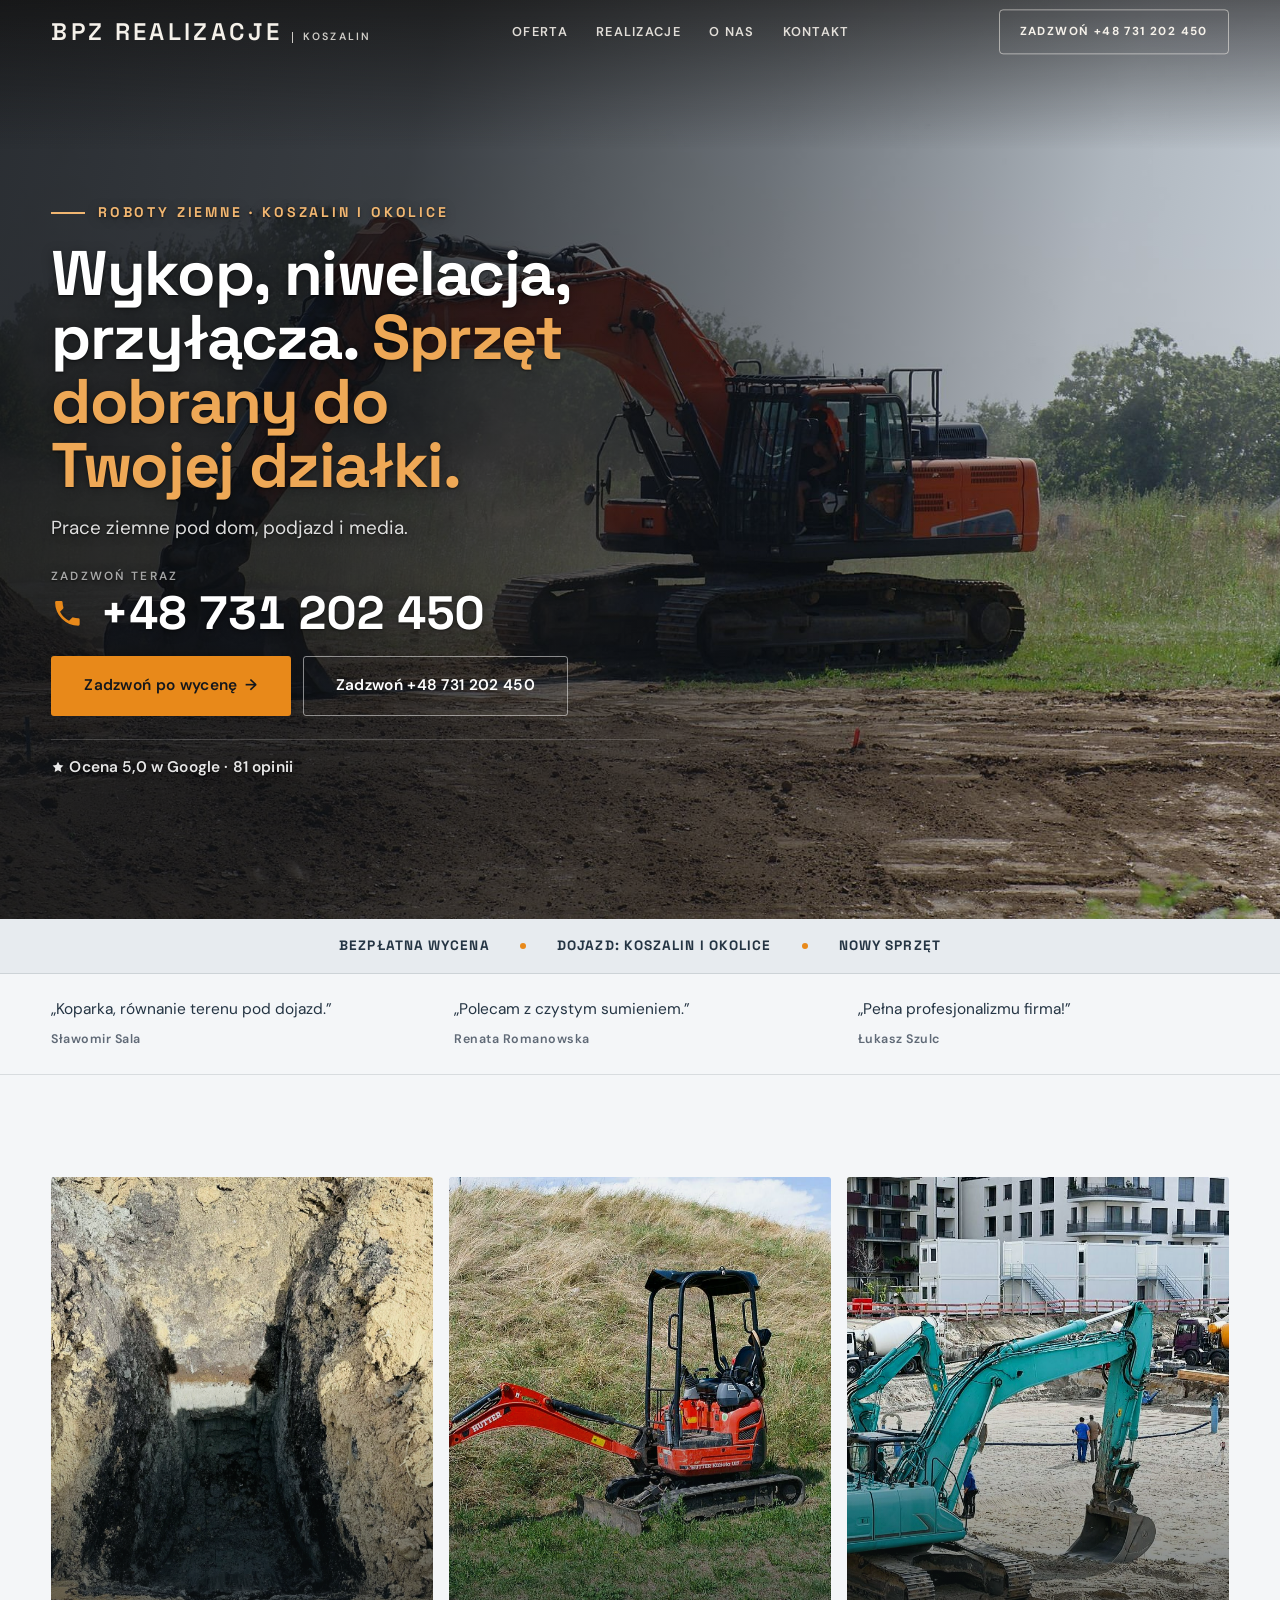
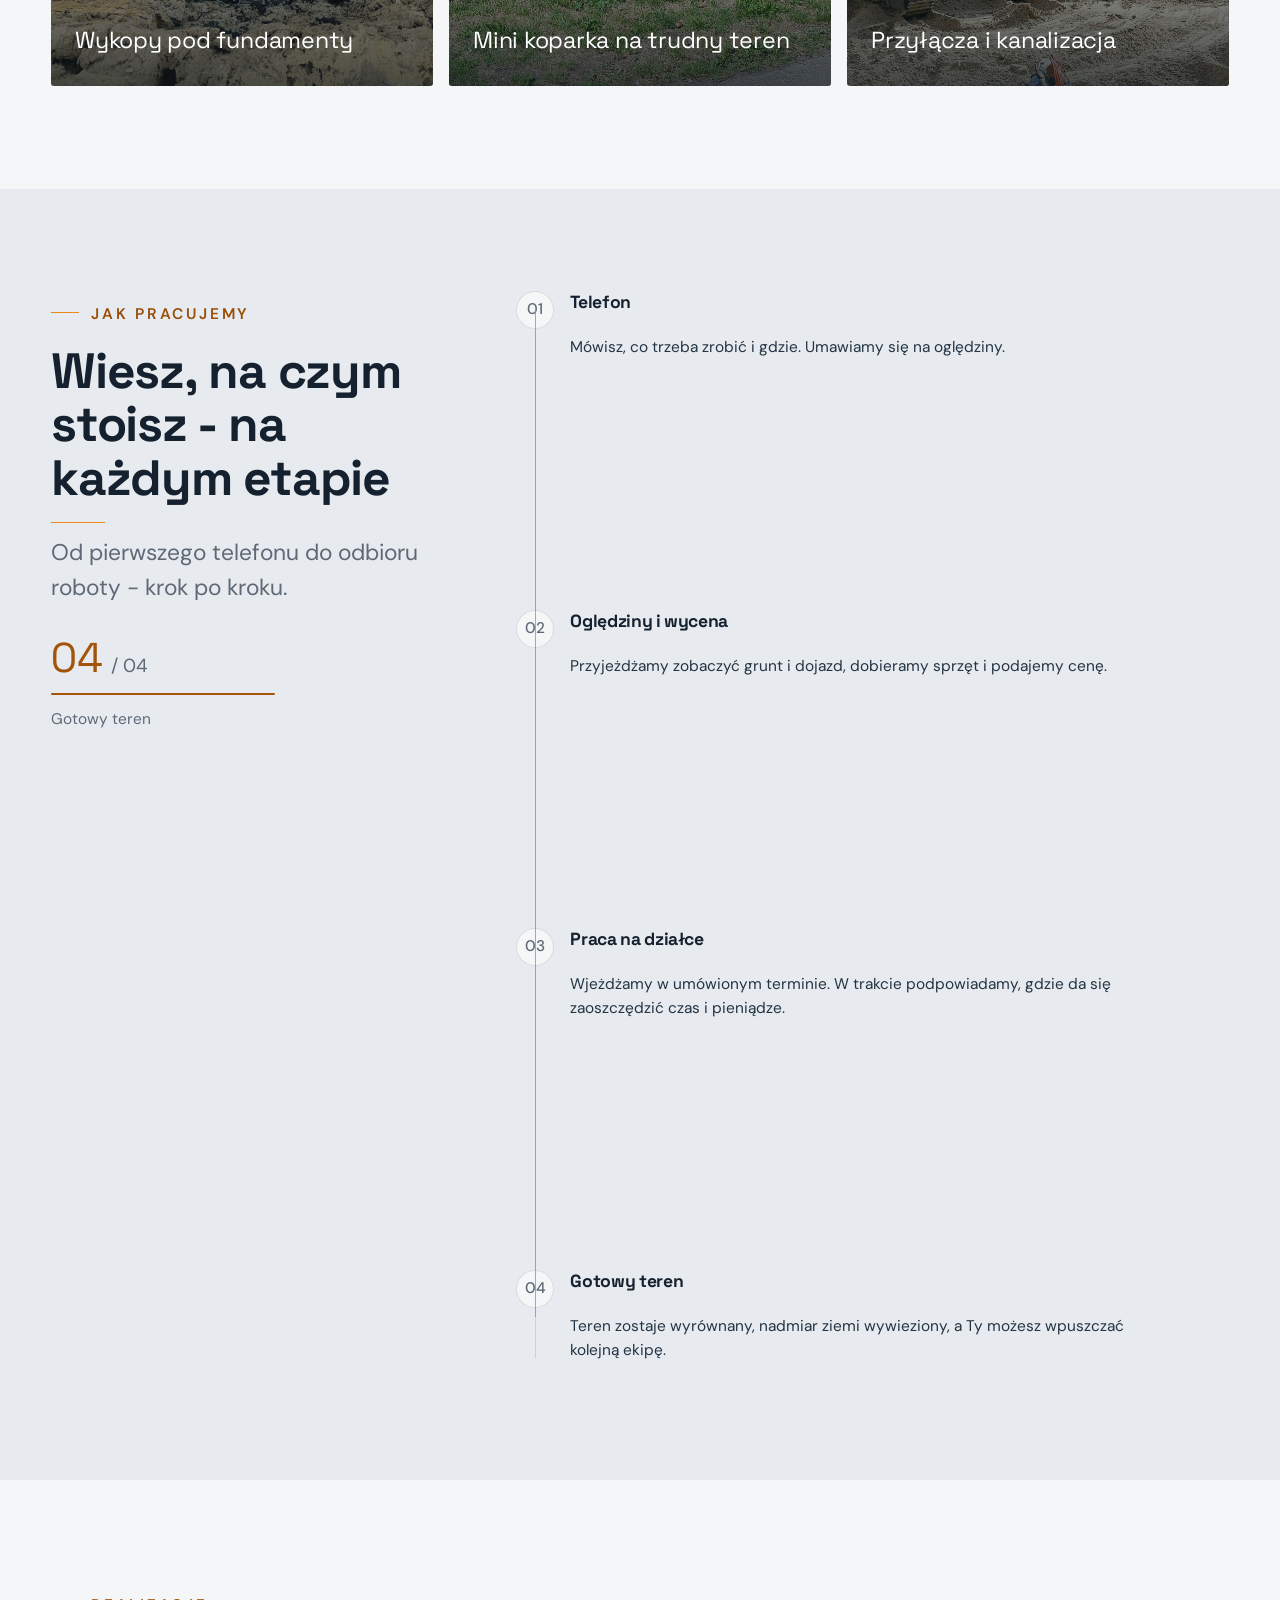
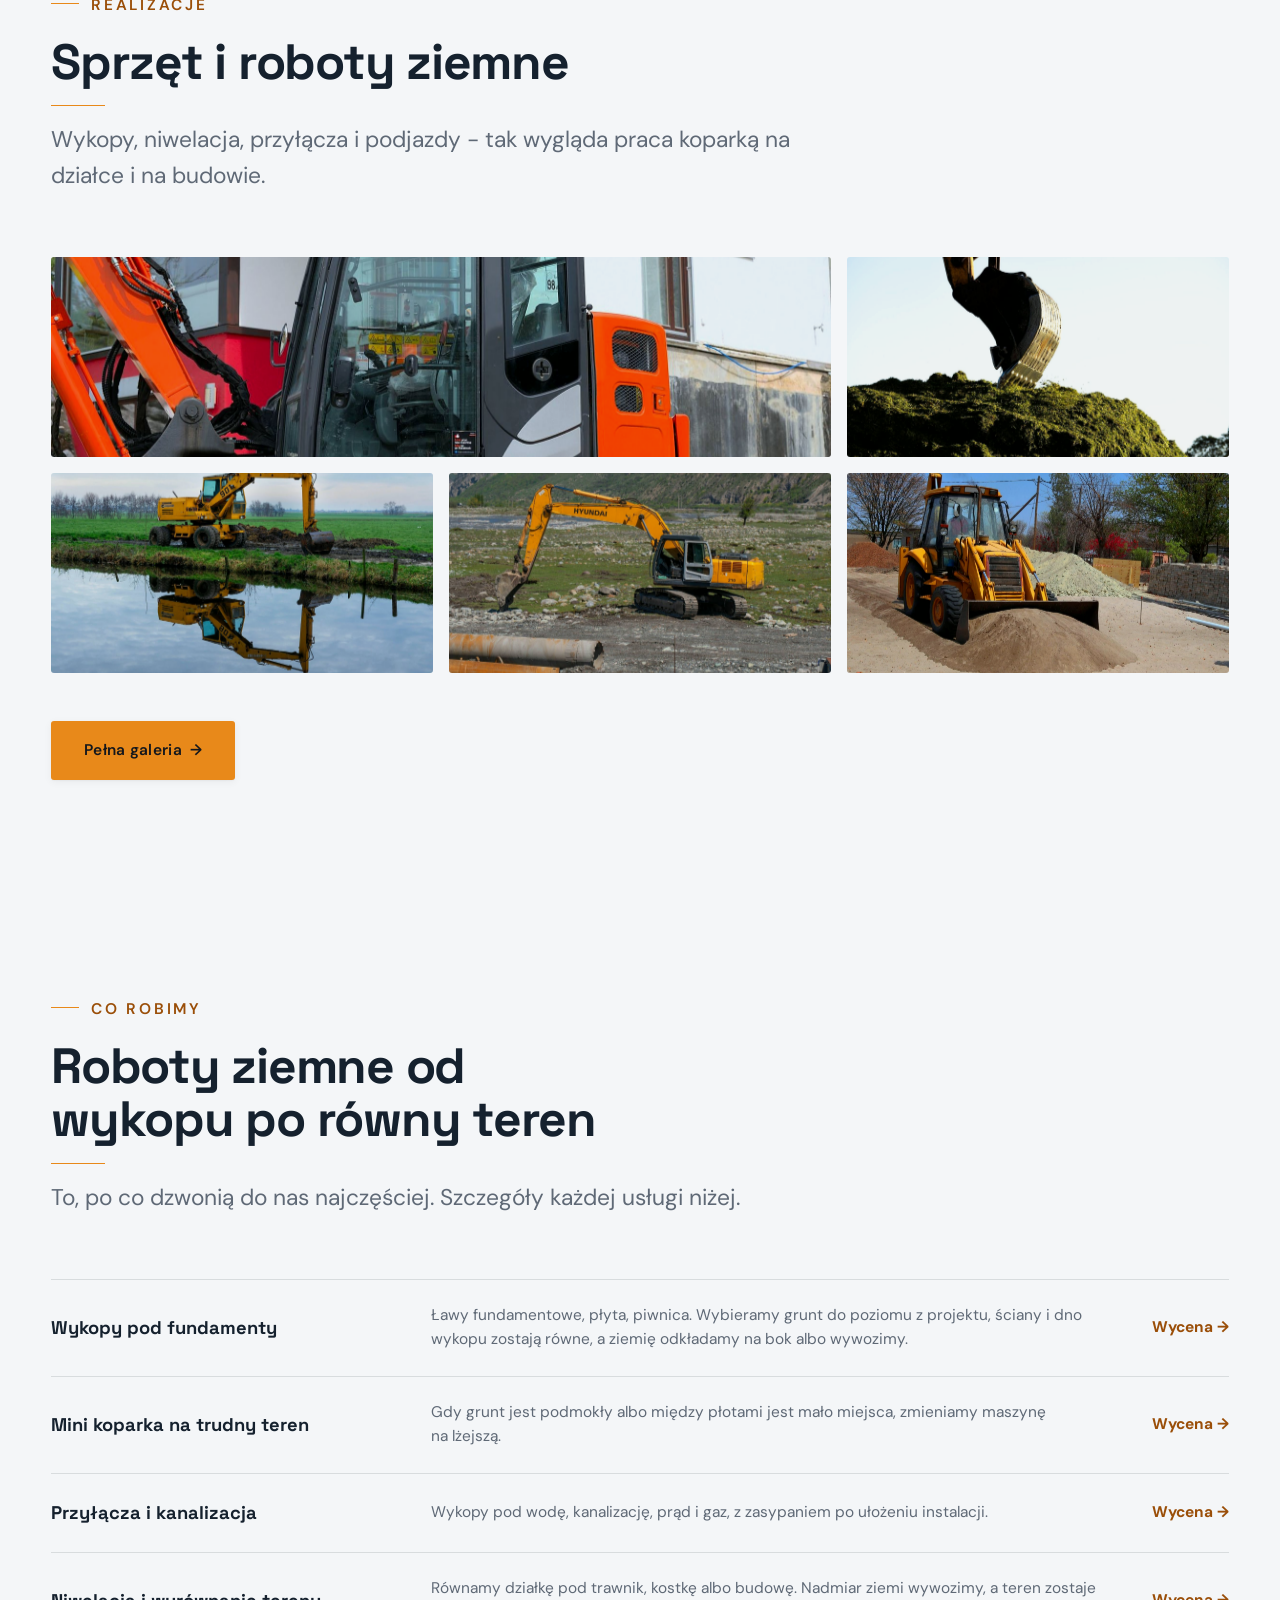
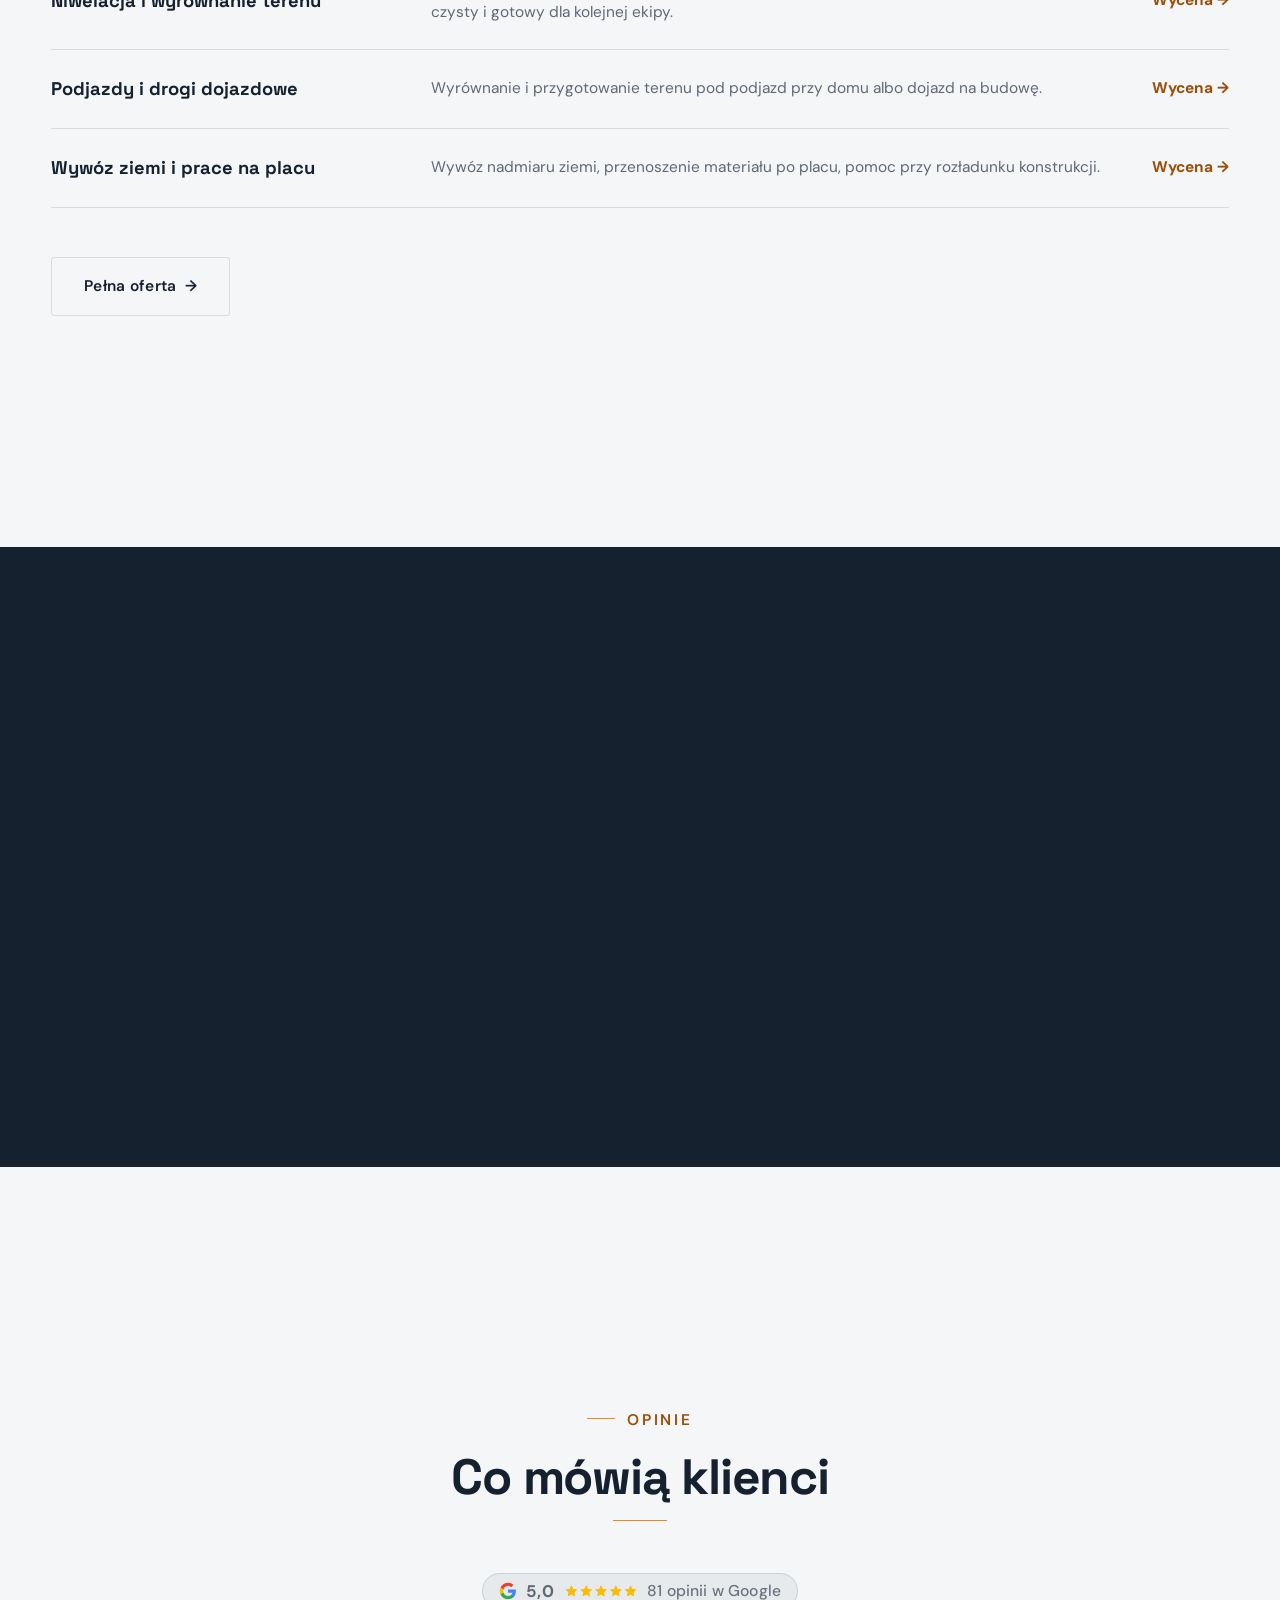
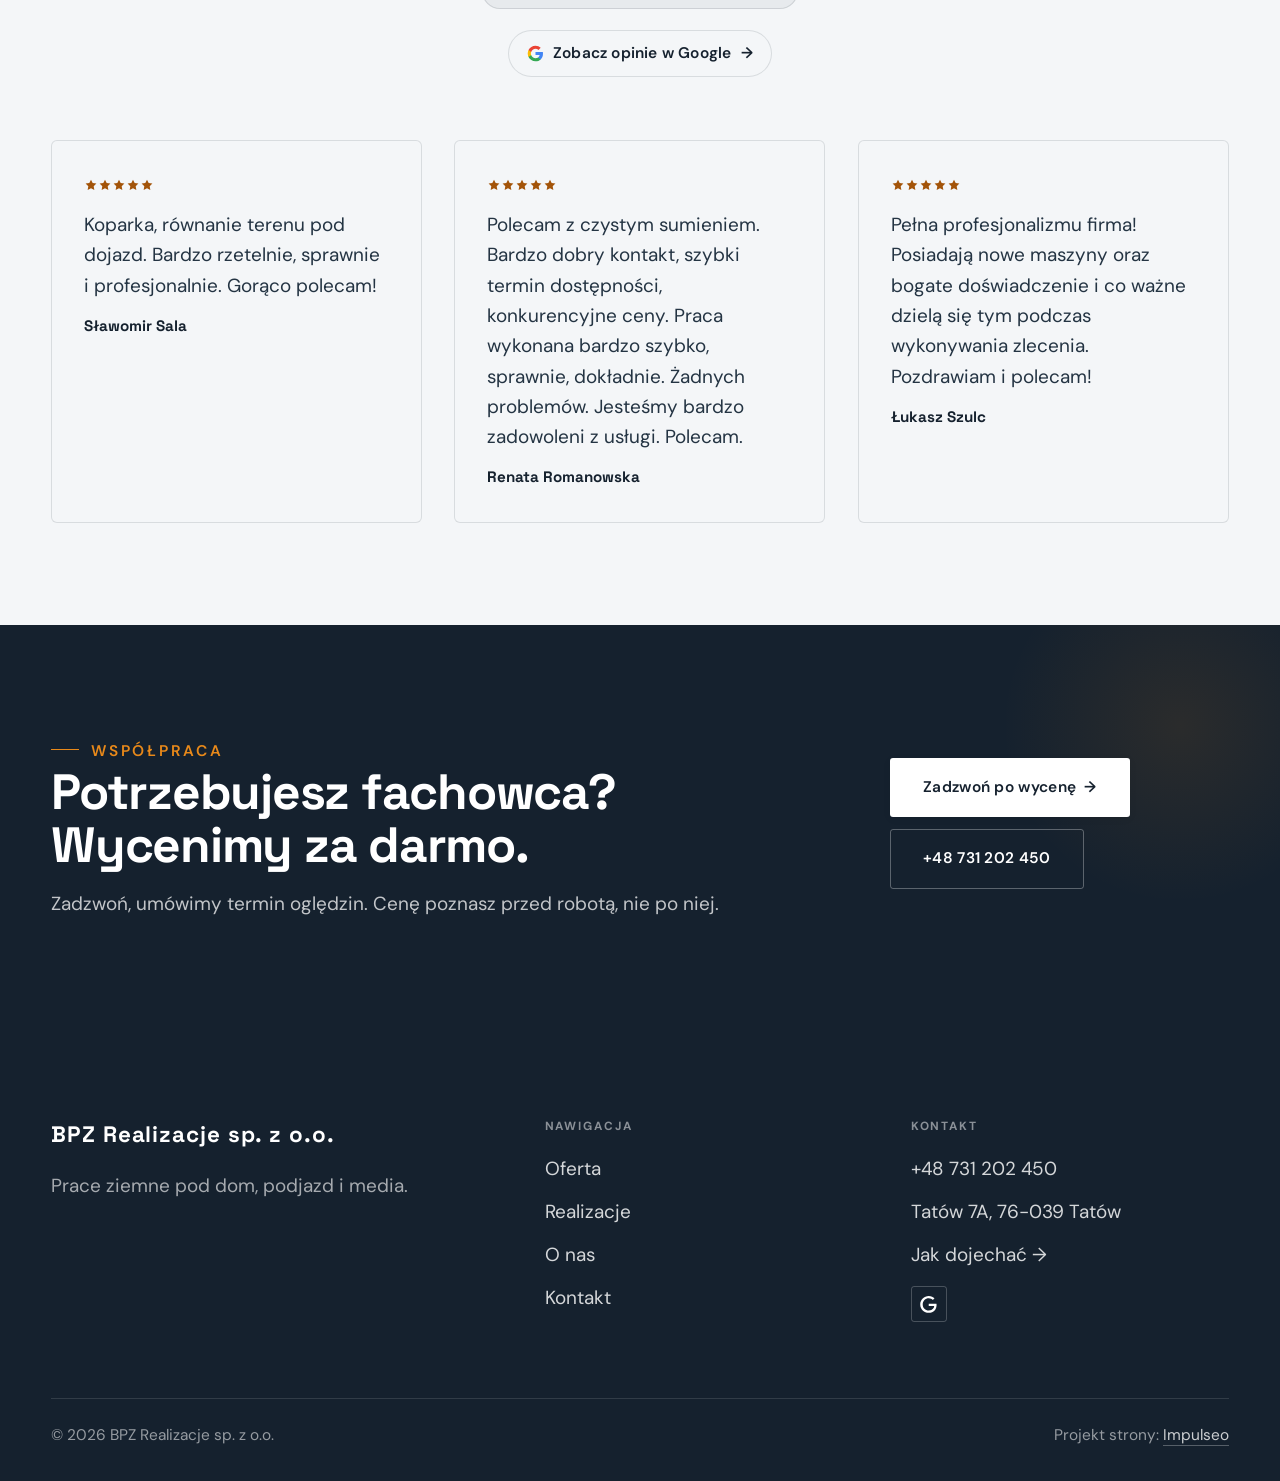
<file: index.html>
<!DOCTYPE html>
<html lang="pl">
<head>
<meta charset="UTF-8">
<meta name="viewport" content="width=device-width, initial-scale=1.0">
<title>BPZ Realizacje · roboty ziemne i usługi koparką · Koszalin</title>
<meta name="description" content="BPZ Realizacje - roboty ziemne i usługi koparką w Koszalinie i okolicach. Wykopy pod fundamenty i przyłącza, niwelacja terenu, podjazdy, wywóz ziemi. Koparko-ładowarka i mini koparka. Tatów pod Koszalinem. 5,0 w Google z 81 opinii.">
<link rel="canonical" href="https://kris20032.github.io/bpz-realizacje-sp-z-o-o/">
<meta name="robots" content="noindex, nofollow">
<meta property="og:type" content="website">
<meta property="og:locale" content="pl_PL">
<meta property="og:site_name" content="BPZ Realizacje">
<meta property="og:title" content="BPZ Realizacje · roboty ziemne i usługi koparką · Koszalin">
<meta property="og:description" content="BPZ Realizacje - roboty ziemne i usługi koparką w Koszalinie i okolicach. Wykopy pod fundamenty i przyłącza, niwelacja terenu, podjazdy, wywóz ziemi. Koparko-ładowarka i mini koparka. Tatów pod Koszalinem. 5,0 w Google z 81 opinii.">
<meta property="og:url" content="https://kris20032.github.io/bpz-realizacje-sp-z-o-o/">
<meta property="og:image" content="https://kris20032.github.io/bpz-realizacje-sp-z-o-o/img/og.jpg">
<meta property="og:image:width" content="1200">
<meta property="og:image:height" content="630">
<meta name="twitter:card" content="summary_large_image">
<script type="application/ld+json">{"@context": "https://schema.org", "@type": "LocalBusiness", "name": "BPZ Realizacje", "url": "https://kris20032.github.io/bpz-realizacje-sp-z-o-o/", "telephone": "+48731202450", "image": "https://kris20032.github.io/bpz-realizacje-sp-z-o-o/img/og.jpg", "areaServed": "Koszalin", "sameAs": ["https://www.google.com/maps?cid=7875203630930133237"]}</script>
<link rel="preconnect" href="https://fonts.googleapis.com">
<link rel="preconnect" href="https://fonts.gstatic.com" crossorigin>
<link href="https://fonts.googleapis.com/css2?family=Space+Grotesk:wght@500;600;700&family=DM+Sans:opsz,wght@9..40,400;9..40,500;9..40,600&display=swap" rel="stylesheet">
<link rel="stylesheet" href="assets/styles.css?v=c5d7768f">
</head>
<body>

<header class="nav">
  <div class="wrap nav-inner">
    <a class="brand" href="index.html"><span class="name">BPZ Realizacje</span><span class="sub">Koszalin</span></a>
    <nav class="nav-links">
      <a href="oferta.html">Oferta</a>
      <a href="realizacje.html">Realizacje</a>
      <a href="o-nas.html">O nas</a>
      <a href="kontakt.html">Kontakt</a>
      <a href="tel:+48731202450" class="btn btn-accent">Zadzwoń +48 731 202 450</a>
    </nav>
    <button class="nav-toggle" aria-label="Menu"><span></span><span></span><span></span></button>
  </div>
</header>

<main>
<section class="hero-fach">
  <img class="hf-photo" src="img/hero.jpg" fetchpriority="high" data-rotate="img/g2.jpg|img/g3.jpg" alt="BPZ Realizacje" width="1880" height="1254">
  <div class="hf-panel">
    <div class="hf-inner">
      <span class="hf-kicker">Roboty ziemne · Koszalin i okolice</span>
      <h1 class="hf-title">Wykop, niwelacja, przyłącza. <em>Sprzęt dobrany do Twojej działki.</em></h1>
      <p class="hf-lead">Prace ziemne pod dom, podjazd i media.</p>
      <a class="hf-phone" href="tel:+48731202450"><span class="hf-phone-lab">Zadzwoń teraz</span><span class="hf-phone-num"><svg class="ico-tel" width="16" height="16" viewBox="0 0 24 24" fill="none" aria-hidden="true"><path d="M6.6 10.8a15.5 15.5 0 0 0 6.6 6.6l2.2-2.2a1 1 0 0 1 1-.24 11.4 11.4 0 0 0 3.6.58 1 1 0 0 1 1 1V20a1 1 0 0 1-1 1A17 17 0 0 1 3 4a1 1 0 0 1 1-1h3.5a1 1 0 0 1 1 1c0 1.25.2 2.46.58 3.6a1 1 0 0 1-.25 1l-2.23 2.2Z" fill="currentColor"/></svg> +48 731 202 450</span></a>
      <div class="hf-actions">
        <a href="kontakt.html" class="btn btn-accent">Zadzwoń po wycenę <span class="arr">→</span></a>
        <a href="tel:+48731202450" class="btn btn-ghost hf-ghost">Zadzwoń +48 731 202 450</a>
      </div>
      <div class="hf-trust"><svg class="ico-star" width="14" height="14" viewBox="0 0 24 24" style="vertical-align:-2px" aria-hidden="true"><path d="M12 2.8l2.85 5.8 6.4.93-4.63 4.5 1.1 6.37L12 17.4l-5.72 3 1.1-6.37-4.63-4.5 6.4-.93L12 2.8Z" fill="currentColor"/></svg> Ocena 5,0 w Google · 81 opinii</div>
    </div>
  </div>
</section>
<section class="fach-promise">
  <div class="wrap">
    <ul class="fp-row reveal"><li>Bezpłatna wycena</li><li>Dojazd: Koszalin i okolice</li><li>Nowy sprzęt</li></ul>
  </div>
</section>
<section class="opinie-mini" aria-label="Opinie klientów">
  <div class="wrap">
    <div class="om-row">
      <div class="om-item reveal"><blockquote>„Koparka, równanie terenu pod dojazd.”</blockquote><span class="om-autor">Sławomir Sala</span></div>
      <div class="om-item reveal"><blockquote>„Polecam z czystym sumieniem.”</blockquote><span class="om-autor">Renata Romanowska</span></div>
      <div class="om-item reveal"><blockquote>„Pełna profesjonalizmu firma!”</blockquote><span class="om-autor">Łukasz Szulc</span></div>
    </div>
  </div>
</section>
<section class="gateways-band">
  <div class="wrap">
    <div class="gateways">
      <a href="oferta.html" class="gateway reveal"><img src="img/g1.jpg" alt="Wykopy pod fundamenty" loading="lazy" width="1200" height="1600" decoding="async"><span class="g-ttl">Wykopy pod fundamenty</span></a>
      <a href="oferta.html" class="gateway reveal"><img src="img/g4.jpg" alt="Mini koparka na trudny teren" loading="lazy" width="1600" height="1066" decoding="async"><span class="g-ttl">Mini koparka na trudny teren</span></a>
      <a href="oferta.html" class="gateway reveal"><img src="img/g5.jpg" alt="Przyłącza i kanalizacja" loading="lazy" width="1600" height="1065" decoding="async"><span class="g-ttl">Przyłącza i kanalizacja</span></a>
    </div>
  </div>
</section>
<section class="proces proces-os fachowcy">
  <div class="wrap proc-grid">
    <div class="proc-side">
      <div class="head reveal">
        <span class="eyebrow">Jak pracujemy</span>
        <h2>Wiesz, na czym stoisz - na każdym etapie</h2>
        <p>Od pierwszego telefonu do odbioru roboty - krok po kroku.</p>
      </div>
      <div class="proc-count" aria-hidden="true"><span class="pc-cur">01</span><span class="pc-all">/ 04</span></div>
      <div class="proc-bar" aria-hidden="true"><i></i></div>
      <p class="proc-now" aria-hidden="true">Telefon</p>
    </div>
    <ol class="proces-line">
      <li class="reveal"><span class="pno">01</span><h3>Telefon</h3><p>Mówisz, co trzeba zrobić i gdzie. Umawiamy się na oględziny.</p></li>
      <li class="reveal"><span class="pno">02</span><h3>Oględziny i wycena</h3><p>Przyjeżdżamy zobaczyć grunt i dojazd, dobieramy sprzęt i podajemy cenę.</p></li>
      <li class="reveal"><span class="pno">03</span><h3>Praca na działce</h3><p>Wjeżdżamy w umówionym terminie. W trakcie podpowiadamy, gdzie da się zaoszczędzić czas i pieniądze.</p></li>
      <li class="reveal"><span class="pno">04</span><h3>Gotowy teren</h3><p>Teren zostaje wyrównany, nadmiar ziemi wywieziony, a Ty możesz wpuszczać kolejną ekipę.</p></li>
    </ol>
  </div>
</section>
<section>
  <div class="wrap">
    <div class="head reveal">
      <span class="eyebrow">Realizacje</span>
      <h2>Sprzęt i roboty ziemne</h2>
      <p>Wykopy, niwelacja, przyłącza i podjazdy - tak wygląda praca koparką na działce i na budowie.</p>
    </div>
    <div class="gallery">
      <div class="tile t-two3 reveal"><img src="img/g6.jpg" alt="BPZ Realizacje" loading="lazy" width="1600" height="1066" decoding="async"></div>
      <div class="tile t-third reveal"><img src="img/g7.jpg" alt="BPZ Realizacje" loading="lazy" width="1600" height="1066" decoding="async"></div>
      <div class="tile t-third reveal"><img src="img/g8.jpg" alt="BPZ Realizacje" loading="lazy" width="1600" height="1066" decoding="async"></div>
      <div class="tile t-third reveal"><img src="img/g9.jpg" alt="BPZ Realizacje" loading="lazy" width="1600" height="1068" decoding="async"></div>
      <div class="tile t-third reveal"><img src="img/g10.jpg" alt="BPZ Realizacje" loading="lazy" width="1520" height="966" decoding="async"></div>
    </div>
    <div style="margin-top:var(--space-7)" class="reveal"><a href="realizacje.html" class="btn btn-accent">Pełna galeria <span class="arr">→</span></a></div>
  </div>
</section>
<section class="fach-uslugi">
  <div class="wrap">
    <div class="head reveal">
      <span class="eyebrow">Co robimy</span>
      <h2>Roboty ziemne od wykopu po równy teren</h2>
      <p>To, po co dzwonią do nas najczęściej. Szczegóły każdej usługi niżej.</p>
    </div>
    <ul class="fu-list">
      <li class="fu-row reveal"><div class="fu-name">Wykopy pod fundamenty</div><div class="fu-desc">Ławy fundamentowe, płyta, piwnica. Wybieramy grunt do poziomu z projektu, ściany i dno wykopu zostają równe, a ziemię odkładamy na bok albo wywozimy.</div><a class="fu-cta" href="kontakt.html">Wycena <span class="arr">→</span></a></li>
      <li class="fu-row reveal"><div class="fu-name">Mini koparka na trudny teren</div><div class="fu-desc">Gdy grunt jest podmokły albo między płotami jest mało miejsca, zmieniamy maszynę na lżejszą.</div><a class="fu-cta" href="kontakt.html">Wycena <span class="arr">→</span></a></li>
      <li class="fu-row reveal"><div class="fu-name">Przyłącza i kanalizacja</div><div class="fu-desc">Wykopy pod wodę, kanalizację, prąd i gaz, z zasypaniem po ułożeniu instalacji.</div><a class="fu-cta" href="kontakt.html">Wycena <span class="arr">→</span></a></li>
      <li class="fu-row reveal"><div class="fu-name">Niwelacja i wyrównanie terenu</div><div class="fu-desc">Równamy działkę pod trawnik, kostkę albo budowę. Nadmiar ziemi wywozimy, a teren zostaje czysty i gotowy dla kolejnej ekipy.</div><a class="fu-cta" href="kontakt.html">Wycena <span class="arr">→</span></a></li>
      <li class="fu-row reveal"><div class="fu-name">Podjazdy i drogi dojazdowe</div><div class="fu-desc">Wyrównanie i przygotowanie terenu pod podjazd przy domu albo dojazd na budowę.</div><a class="fu-cta" href="kontakt.html">Wycena <span class="arr">→</span></a></li>
      <li class="fu-row reveal"><div class="fu-name">Wywóz ziemi i prace na placu</div><div class="fu-desc">Wywóz nadmiaru ziemi, przenoszenie materiału po placu, pomoc przy rozładunku konstrukcji.</div><a class="fu-cta" href="kontakt.html">Wycena <span class="arr">→</span></a></li>
    </ul>
    <div style="margin-top:var(--space-7)" class="reveal"><a href="oferta.html" class="btn btn-ghost">Pełna oferta <span class="arr">→</span></a></div>
  </div>
</section>
<section class="stopklatka" aria-hidden="true">
  <div class="stk-bg" style="background-image:url(img/g12.jpg)"></div>
</section>
<section class="opinie">
  <div class="wrap">
    <div class="head center reveal">
      <span class="eyebrow">Opinie</span>
      <h2>Co mówią klienci</h2>
    </div>
    <p class="op-meta reveal"><span class="g-badge"><svg class="gb-ico" viewBox="0 0 24 24" width="18" height="18" aria-hidden="true"><path fill="#4285F4" d="M22.56 12.25c0-.78-.07-1.53-.2-2.25H12v4.26h5.92c-.26 1.37-1.04 2.53-2.21 3.31v2.77h3.57c2.08-1.92 3.28-4.74 3.28-8.09z"/><path fill="#34A853" d="M12 23c2.97 0 5.46-.98 7.28-2.66l-3.57-2.77c-.98.66-2.23 1.06-3.71 1.06-2.86 0-5.29-1.93-6.16-4.53H2.18v2.84C3.99 20.53 7.7 23 12 23z"/><path fill="#FBBC05" d="M5.84 14.09c-.22-.66-.35-1.36-.35-2.09s.13-1.43.35-2.09V7.07H2.18C1.43 8.55 1 10.22 1 12s.43 3.45 1.18 4.93l2.85-2.22.81-.62z"/><path fill="#EA4335" d="M12 5.38c1.62 0 3.06.56 4.21 1.64l3.15-3.15C17.45 2.09 14.97 1 12 1 7.7 1 3.99 3.47 2.18 7.07l3.66 2.84c.87-2.6 3.3-4.53 6.16-4.53z"/></svg><b class="gb-ocena">5,0</b><svg class="gb-stars" viewBox="0 0 90 18" width="74" height="14.8" aria-hidden="true"><g fill="currentColor" opacity=".26"><path transform="translate(0,0)" d="M9 1.6l2.2 4.46 4.92.72-3.56 3.47.84 4.9L9 12.74l-4.4 2.31.84-4.9L1.88 6.68l4.92-.72L9 1.6Z"/><path transform="translate(18,0)" d="M9 1.6l2.2 4.46 4.92.72-3.56 3.47.84 4.9L9 12.74l-4.4 2.31.84-4.9L1.88 6.68l4.92-.72L9 1.6Z"/><path transform="translate(36,0)" d="M9 1.6l2.2 4.46 4.92.72-3.56 3.47.84 4.9L9 12.74l-4.4 2.31.84-4.9L1.88 6.68l4.92-.72L9 1.6Z"/><path transform="translate(54,0)" d="M9 1.6l2.2 4.46 4.92.72-3.56 3.47.84 4.9L9 12.74l-4.4 2.31.84-4.9L1.88 6.68l4.92-.72L9 1.6Z"/><path transform="translate(72,0)" d="M9 1.6l2.2 4.46 4.92.72-3.56 3.47.84 4.9L9 12.74l-4.4 2.31.84-4.9L1.88 6.68l4.92-.72L9 1.6Z"/></g><clipPath id="gs1000"><rect x="0" y="0" width="90.0" height="18"/></clipPath><g fill="#FBBC04" clip-path="url(#gs1000)"><path transform="translate(0,0)" d="M9 1.6l2.2 4.46 4.92.72-3.56 3.47.84 4.9L9 12.74l-4.4 2.31.84-4.9L1.88 6.68l4.92-.72L9 1.6Z"/><path transform="translate(18,0)" d="M9 1.6l2.2 4.46 4.92.72-3.56 3.47.84 4.9L9 12.74l-4.4 2.31.84-4.9L1.88 6.68l4.92-.72L9 1.6Z"/><path transform="translate(36,0)" d="M9 1.6l2.2 4.46 4.92.72-3.56 3.47.84 4.9L9 12.74l-4.4 2.31.84-4.9L1.88 6.68l4.92-.72L9 1.6Z"/><path transform="translate(54,0)" d="M9 1.6l2.2 4.46 4.92.72-3.56 3.47.84 4.9L9 12.74l-4.4 2.31.84-4.9L1.88 6.68l4.92-.72L9 1.6Z"/><path transform="translate(72,0)" d="M9 1.6l2.2 4.46 4.92.72-3.56 3.47.84 4.9L9 12.74l-4.4 2.31.84-4.9L1.88 6.68l4.92-.72L9 1.6Z"/></g></svg><span class="gb-txt">81 opinii w Google</span></span></p>
    <p class="op-meta reveal"><a class="op-google" href="https://www.google.com/maps?cid=7875203630930133237" target="_blank" rel="noopener"><svg class="op-g-ico" viewBox="0 0 24 24" width="17" height="17" aria-hidden="true"><path fill="#4285F4" d="M22.56 12.25c0-.78-.07-1.53-.2-2.25H12v4.26h5.92c-.26 1.37-1.04 2.53-2.21 3.31v2.77h3.57c2.08-1.92 3.28-4.74 3.28-8.09z"/><path fill="#34A853" d="M12 23c2.97 0 5.46-.98 7.28-2.66l-3.57-2.77c-.98.66-2.23 1.06-3.71 1.06-2.86 0-5.29-1.93-6.16-4.53H2.18v2.84C3.99 20.53 7.7 23 12 23z"/><path fill="#FBBC05" d="M5.84 14.09c-.22-.66-.35-1.36-.35-2.09s.13-1.43.35-2.09V7.07H2.18C1.43 8.55 1 10.22 1 12s.43 3.45 1.18 4.93l2.85-2.22.81-.62z"/><path fill="#EA4335" d="M12 5.38c1.62 0 3.06.56 4.21 1.64l3.15-3.15C17.45 2.09 14.97 1 12 1 7.7 1 3.99 3.47 2.18 7.07l3.66 2.84c.87-2.6 3.3-4.53 6.16-4.53z"/></svg><span>Zobacz opinie w Google</span><span class="arr">→</span></a></p>
    <div class="opinie-grid">
      <figure class="op-card reveal"><span class="op-star"><svg class="ico-star" width="14" height="14" viewBox="0 0 24 24" style="vertical-align:-2px" aria-hidden="true"><path d="M12 2.8l2.85 5.8 6.4.93-4.63 4.5 1.1 6.37L12 17.4l-5.72 3 1.1-6.37-4.63-4.5 6.4-.93L12 2.8Z" fill="currentColor"/></svg><svg class="ico-star" width="14" height="14" viewBox="0 0 24 24" style="vertical-align:-2px" aria-hidden="true"><path d="M12 2.8l2.85 5.8 6.4.93-4.63 4.5 1.1 6.37L12 17.4l-5.72 3 1.1-6.37-4.63-4.5 6.4-.93L12 2.8Z" fill="currentColor"/></svg><svg class="ico-star" width="14" height="14" viewBox="0 0 24 24" style="vertical-align:-2px" aria-hidden="true"><path d="M12 2.8l2.85 5.8 6.4.93-4.63 4.5 1.1 6.37L12 17.4l-5.72 3 1.1-6.37-4.63-4.5 6.4-.93L12 2.8Z" fill="currentColor"/></svg><svg class="ico-star" width="14" height="14" viewBox="0 0 24 24" style="vertical-align:-2px" aria-hidden="true"><path d="M12 2.8l2.85 5.8 6.4.93-4.63 4.5 1.1 6.37L12 17.4l-5.72 3 1.1-6.37-4.63-4.5 6.4-.93L12 2.8Z" fill="currentColor"/></svg><svg class="ico-star" width="14" height="14" viewBox="0 0 24 24" style="vertical-align:-2px" aria-hidden="true"><path d="M12 2.8l2.85 5.8 6.4.93-4.63 4.5 1.1 6.37L12 17.4l-5.72 3 1.1-6.37-4.63-4.5 6.4-.93L12 2.8Z" fill="currentColor"/></svg></span><blockquote>Koparka, równanie terenu pod dojazd. Bardzo rzetelnie, sprawnie i profesjonalnie. Gorąco polecam!</blockquote><span class="op-autor">Sławomir Sala</span></figure>
      <figure class="op-card reveal"><span class="op-star"><svg class="ico-star" width="14" height="14" viewBox="0 0 24 24" style="vertical-align:-2px" aria-hidden="true"><path d="M12 2.8l2.85 5.8 6.4.93-4.63 4.5 1.1 6.37L12 17.4l-5.72 3 1.1-6.37-4.63-4.5 6.4-.93L12 2.8Z" fill="currentColor"/></svg><svg class="ico-star" width="14" height="14" viewBox="0 0 24 24" style="vertical-align:-2px" aria-hidden="true"><path d="M12 2.8l2.85 5.8 6.4.93-4.63 4.5 1.1 6.37L12 17.4l-5.72 3 1.1-6.37-4.63-4.5 6.4-.93L12 2.8Z" fill="currentColor"/></svg><svg class="ico-star" width="14" height="14" viewBox="0 0 24 24" style="vertical-align:-2px" aria-hidden="true"><path d="M12 2.8l2.85 5.8 6.4.93-4.63 4.5 1.1 6.37L12 17.4l-5.72 3 1.1-6.37-4.63-4.5 6.4-.93L12 2.8Z" fill="currentColor"/></svg><svg class="ico-star" width="14" height="14" viewBox="0 0 24 24" style="vertical-align:-2px" aria-hidden="true"><path d="M12 2.8l2.85 5.8 6.4.93-4.63 4.5 1.1 6.37L12 17.4l-5.72 3 1.1-6.37-4.63-4.5 6.4-.93L12 2.8Z" fill="currentColor"/></svg><svg class="ico-star" width="14" height="14" viewBox="0 0 24 24" style="vertical-align:-2px" aria-hidden="true"><path d="M12 2.8l2.85 5.8 6.4.93-4.63 4.5 1.1 6.37L12 17.4l-5.72 3 1.1-6.37-4.63-4.5 6.4-.93L12 2.8Z" fill="currentColor"/></svg></span><blockquote>Polecam z czystym sumieniem. Bardzo dobry kontakt, szybki termin dostępności, konkurencyjne ceny. Praca wykonana bardzo szybko, sprawnie, dokładnie. Żadnych problemów. Jesteśmy bardzo zadowoleni z usługi. Polecam.</blockquote><span class="op-autor">Renata Romanowska</span></figure>
      <figure class="op-card reveal"><span class="op-star"><svg class="ico-star" width="14" height="14" viewBox="0 0 24 24" style="vertical-align:-2px" aria-hidden="true"><path d="M12 2.8l2.85 5.8 6.4.93-4.63 4.5 1.1 6.37L12 17.4l-5.72 3 1.1-6.37-4.63-4.5 6.4-.93L12 2.8Z" fill="currentColor"/></svg><svg class="ico-star" width="14" height="14" viewBox="0 0 24 24" style="vertical-align:-2px" aria-hidden="true"><path d="M12 2.8l2.85 5.8 6.4.93-4.63 4.5 1.1 6.37L12 17.4l-5.72 3 1.1-6.37-4.63-4.5 6.4-.93L12 2.8Z" fill="currentColor"/></svg><svg class="ico-star" width="14" height="14" viewBox="0 0 24 24" style="vertical-align:-2px" aria-hidden="true"><path d="M12 2.8l2.85 5.8 6.4.93-4.63 4.5 1.1 6.37L12 17.4l-5.72 3 1.1-6.37-4.63-4.5 6.4-.93L12 2.8Z" fill="currentColor"/></svg><svg class="ico-star" width="14" height="14" viewBox="0 0 24 24" style="vertical-align:-2px" aria-hidden="true"><path d="M12 2.8l2.85 5.8 6.4.93-4.63 4.5 1.1 6.37L12 17.4l-5.72 3 1.1-6.37-4.63-4.5 6.4-.93L12 2.8Z" fill="currentColor"/></svg><svg class="ico-star" width="14" height="14" viewBox="0 0 24 24" style="vertical-align:-2px" aria-hidden="true"><path d="M12 2.8l2.85 5.8 6.4.93-4.63 4.5 1.1 6.37L12 17.4l-5.72 3 1.1-6.37-4.63-4.5 6.4-.93L12 2.8Z" fill="currentColor"/></svg></span><blockquote>Pełna profesjonalizmu firma! Posiadają nowe maszyny oraz bogate doświadczenie i co ważne dzielą się tym podczas wykonywania zlecenia. Pozdrawiam i polecam!</blockquote><span class="op-autor">Łukasz Szulc</span></figure>
    </div>
  </div>
</section>
<section class="cta">
  <div class="wrap">
    <div class="reveal">
      <span class="eyebrow">Współpraca</span>
      <h2>Potrzebujesz fachowca? Wycenimy za darmo.</h2>
      <p>Zadzwoń, umówimy termin oględzin. Cenę poznasz przed robotą, nie po niej.</p>
    </div>
    <div class="cta-actions reveal">
      <a href="kontakt.html" class="btn btn-light">Zadzwoń po wycenę <span class="arr">→</span></a>
      <a href="tel:+48731202450" class="btn btn-ghost btn-ghost-cta">+48 731 202 450</a>
    </div>
  </div>
</section>
</main>

<footer>
  <div class="wrap">
    <div class="foot-grid">
      <div class="foot-brand">
        <div class="name">BPZ Realizacje sp. z o.o.</div>
        <p>Prace ziemne pod dom, podjazd i media.</p>
      </div>
      <div class="foot-col">
        <h4>Nawigacja</h4>
        <a href="oferta.html">Oferta</a>
        <a href="realizacje.html">Realizacje</a>
        <a href="o-nas.html">O nas</a>
        <a href="kontakt.html">Kontakt</a>
      </div>
      <div class="foot-col">
        <h4>Kontakt</h4>
        <a href="tel:+48731202450">+48 731 202 450</a>
        <p>Tatów 7A, 76-039 Tatów</p>
        <a href="https://www.google.com/maps?cid=7875203630930133237" target="_blank" rel="noopener">Jak dojechać →</a>
      <div class="foot-soc">
        <a class="soc" href="https://www.google.com/maps?cid=7875203630930133237" target="_blank" rel="noopener" aria-label="Google - BPZ Realizacje"><svg viewBox="0 0 24 24" aria-hidden="true" focusable="false"><path d="M12.48 10.92v3.28h7.84c-.24 1.84-.853 3.187-1.787 4.133-1.147 1.147-2.933 2.4-6.053 2.4-4.827 0-8.6-3.893-8.6-8.72s3.773-8.72 8.6-8.72c2.6 0 4.507 1.027 5.907 2.347l2.307-2.307C18.747 1.44 16.133 0 12.48 0 5.867 0 .307 5.387.307 12s5.56 12 12.173 12c3.573 0 6.267-1.173 8.373-3.36 2.16-2.16 2.84-5.213 2.84-7.667 0-.76-.053-1.467-.173-2.053H12.48z" fill="currentColor"/></svg></a>
      </div>
      </div>
    </div>
    <div class="foot-bot">
      <span>© 2026 BPZ Realizacje sp. z o.o.</span>
      <span>Projekt strony: <a class="foot-credit" href="https://impulseo.pl" target="_blank" rel="noopener">Impulseo</a></span>
    </div>
  </div>
</footer>
<div class="sticky-call"><a class="sc-call" href="tel:+48731202450"><svg class="ico-tel" width="16" height="16" viewBox="0 0 24 24" fill="none" aria-hidden="true"><path d="M6.6 10.8a15.5 15.5 0 0 0 6.6 6.6l2.2-2.2a1 1 0 0 1 1-.24 11.4 11.4 0 0 0 3.6.58 1 1 0 0 1 1 1V20a1 1 0 0 1-1 1A17 17 0 0 1 3 4a1 1 0 0 1 1-1h3.5a1 1 0 0 1 1 1c0 1.25.2 2.46.58 3.6a1 1 0 0 1-.25 1l-2.23 2.2Z" fill="currentColor"/></svg> Zadzwoń</a><a class="sc-quote" href="kontakt.html">Zadzwoń po wycenę</a></div>
<div class="demo-wazne" data-do="2026-10-19" data-cykl="3" hidden><svg class="dw-ico" width="13" height="13" viewBox="0 0 24 24" fill="none" aria-hidden="true"><circle cx="12" cy="12" r="8.6" stroke="currentColor" stroke-width="1.8"/><path d="M12 7.2V12l3.3 2" stroke="currentColor" stroke-width="1.8" stroke-linecap="round"/></svg><span class="dw-txt"></span></div>

<script src="assets/main.js"></script>
</body>
</html>
</file>
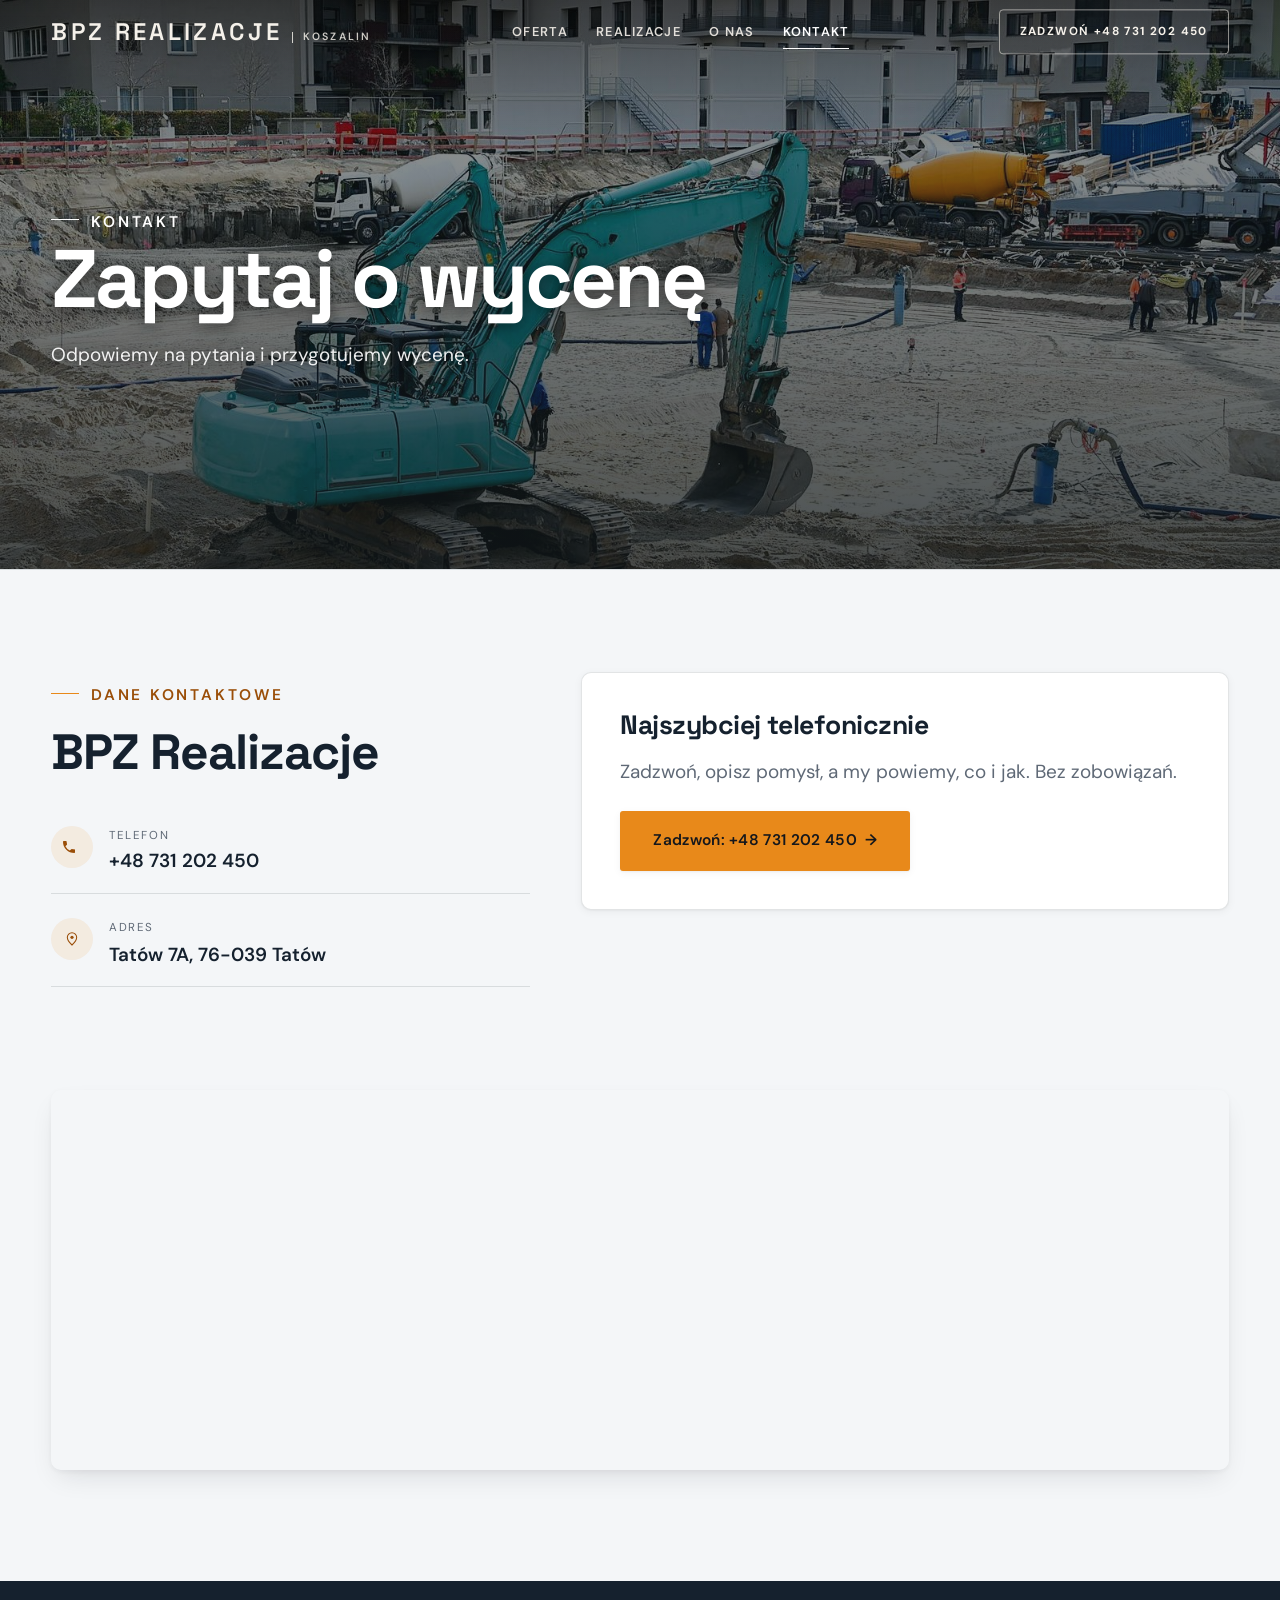
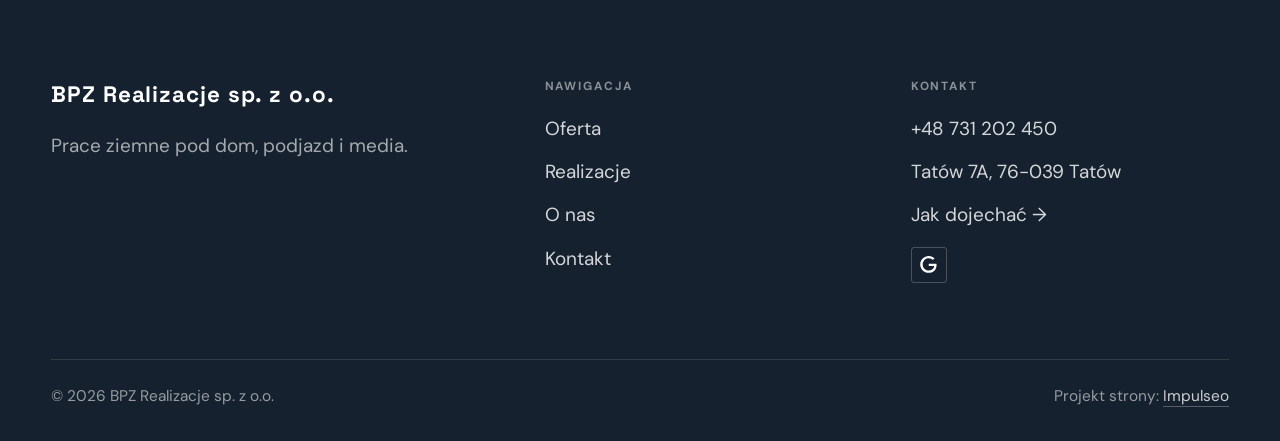
<file: kontakt.html>
<!DOCTYPE html>
<html lang="pl">
<head>
<meta charset="UTF-8">
<meta name="viewport" content="width=device-width, initial-scale=1.0">
<title>Kontakt - BPZ Realizacje</title>
<meta name="description" content="Kontakt BPZ Realizacje - Tatów 7A, 76-039 Tatów">
<link rel="canonical" href="https://kris20032.github.io/bpz-realizacje-sp-z-o-o/kontakt.html">
<meta name="robots" content="noindex, nofollow">
<meta property="og:type" content="website">
<meta property="og:locale" content="pl_PL">
<meta property="og:site_name" content="BPZ Realizacje">
<meta property="og:title" content="Kontakt - BPZ Realizacje">
<meta property="og:description" content="Kontakt BPZ Realizacje - Tatów 7A, 76-039 Tatów">
<meta property="og:url" content="https://kris20032.github.io/bpz-realizacje-sp-z-o-o/kontakt.html">
<meta property="og:image" content="https://kris20032.github.io/bpz-realizacje-sp-z-o-o/img/og.jpg">
<meta property="og:image:width" content="1200">
<meta property="og:image:height" content="630">
<meta name="twitter:card" content="summary_large_image">
<link rel="preconnect" href="https://fonts.googleapis.com">
<link rel="preconnect" href="https://fonts.gstatic.com" crossorigin>
<link href="https://fonts.googleapis.com/css2?family=Space+Grotesk:wght@500;600;700&family=DM+Sans:opsz,wght@9..40,400;9..40,500;9..40,600&display=swap" rel="stylesheet">
<link rel="stylesheet" href="assets/styles.css?v=c5d7768f">
</head>
<body>

<header class="nav">
  <div class="wrap nav-inner">
    <a class="brand" href="index.html"><span class="name">BPZ Realizacje</span><span class="sub">Koszalin</span></a>
    <nav class="nav-links">
      <a href="oferta.html">Oferta</a>
      <a href="realizacje.html">Realizacje</a>
      <a href="o-nas.html">O nas</a>
      <a href="kontakt.html" class="active" aria-current="page">Kontakt</a>
      <a href="tel:+48731202450" class="btn btn-accent">Zadzwoń +48 731 202 450</a>
    </nav>
    <button class="nav-toggle" aria-label="Menu"><span></span><span></span><span></span></button>
  </div>
</header>

<main>
<section class="pagehead">
  <img src="img/g5.jpg" alt="BPZ Realizacje - Zapytaj o wycenę" width="1600" height="1065" decoding="async">
  <div class="wrap">
    <span class="eyebrow">Kontakt</span>
    <h1>Zapytaj o wycenę</h1>
    <p>Odpowiemy na pytania i przygotujemy wycenę.</p>
  </div>
</section>
<section>
  <div class="wrap contact-grid">
    <div class="reveal">
      <span class="eyebrow">Dane kontaktowe</span>
      <h2 style="margin:var(--space-4) 0 var(--space-6)">BPZ Realizacje</h2>
      <div class="info-list">
        <div class="info-row"><div class="ic"><svg class="ico-tel" width="16" height="16" viewBox="0 0 24 24" fill="none" aria-hidden="true"><path d="M6.6 10.8a15.5 15.5 0 0 0 6.6 6.6l2.2-2.2a1 1 0 0 1 1-.24 11.4 11.4 0 0 0 3.6.58 1 1 0 0 1 1 1V20a1 1 0 0 1-1 1A17 17 0 0 1 3 4a1 1 0 0 1 1-1h3.5a1 1 0 0 1 1 1c0 1.25.2 2.46.58 3.6a1 1 0 0 1-.25 1l-2.23 2.2Z" fill="currentColor"/></svg></div><div><div class="lbl">Telefon</div><a class="val" href="tel:+48731202450">+48 731 202 450</a></div></div>
        <div class="info-row"><div class="ic"><svg class="ico-pin" width="16" height="16" viewBox="0 0 24 24" fill="none" aria-hidden="true"><path d="M12 21s7-6.1 7-11.5A7 7 0 0 0 5 9.5C5 14.9 12 21 12 21Z" stroke="currentColor" stroke-width="1.6" fill="none"/><circle cx="12" cy="9.5" r="2.4" fill="currentColor"/></svg></div><div><div class="lbl">Adres</div><div class="val">Tatów 7A, 76-039 Tatów</div></div></div>
      </div>
    </div>
    <div class="reveal">
      <div class="form">
        <h3 style="margin-bottom:var(--space-4)">Najszybciej telefonicznie</h3>
        <p class="muted" style="margin-bottom:var(--space-5)">Zadzwoń, opisz pomysł, a my powiemy, co i jak. Bez zobowiązań.</p>
        <a href="tel:+48731202450" class="btn btn-accent" style="justify-content:center">Zadzwoń: +48 731 202 450 <span class="arr">→</span></a>
      </div>
    </div>
  </div>
</section>
<section style="padding-top:0">
  <div class="wrap reveal">
    <iframe class="map" title="BPZ Realizacje - Koszalin" src="https://maps.google.com/maps?q=54.16313%2C16.086788&z=15&output=embed" loading="lazy" referrerpolicy="no-referrer-when-downgrade"></iframe>
  </div>
</section>
</main>

<footer>
  <div class="wrap">
    <div class="foot-grid">
      <div class="foot-brand">
        <div class="name">BPZ Realizacje sp. z o.o.</div>
        <p>Prace ziemne pod dom, podjazd i media.</p>
      </div>
      <div class="foot-col">
        <h4>Nawigacja</h4>
        <a href="oferta.html">Oferta</a>
        <a href="realizacje.html">Realizacje</a>
        <a href="o-nas.html">O nas</a>
        <a href="kontakt.html">Kontakt</a>
      </div>
      <div class="foot-col">
        <h4>Kontakt</h4>
        <a href="tel:+48731202450">+48 731 202 450</a>
        <p>Tatów 7A, 76-039 Tatów</p>
        <a href="https://www.google.com/maps?cid=7875203630930133237" target="_blank" rel="noopener">Jak dojechać →</a>
      <div class="foot-soc">
        <a class="soc" href="https://www.google.com/maps?cid=7875203630930133237" target="_blank" rel="noopener" aria-label="Google - BPZ Realizacje"><svg viewBox="0 0 24 24" aria-hidden="true" focusable="false"><path d="M12.48 10.92v3.28h7.84c-.24 1.84-.853 3.187-1.787 4.133-1.147 1.147-2.933 2.4-6.053 2.4-4.827 0-8.6-3.893-8.6-8.72s3.773-8.72 8.6-8.72c2.6 0 4.507 1.027 5.907 2.347l2.307-2.307C18.747 1.44 16.133 0 12.48 0 5.867 0 .307 5.387.307 12s5.56 12 12.173 12c3.573 0 6.267-1.173 8.373-3.36 2.16-2.16 2.84-5.213 2.84-7.667 0-.76-.053-1.467-.173-2.053H12.48z" fill="currentColor"/></svg></a>
      </div>
      </div>
    </div>
    <div class="foot-bot">
      <span>© 2026 BPZ Realizacje sp. z o.o.</span>
      <span>Projekt strony: <a class="foot-credit" href="https://impulseo.pl" target="_blank" rel="noopener">Impulseo</a></span>
    </div>
  </div>
</footer>
<div class="sticky-call"><a class="sc-call" href="tel:+48731202450"><svg class="ico-tel" width="16" height="16" viewBox="0 0 24 24" fill="none" aria-hidden="true"><path d="M6.6 10.8a15.5 15.5 0 0 0 6.6 6.6l2.2-2.2a1 1 0 0 1 1-.24 11.4 11.4 0 0 0 3.6.58 1 1 0 0 1 1 1V20a1 1 0 0 1-1 1A17 17 0 0 1 3 4a1 1 0 0 1 1-1h3.5a1 1 0 0 1 1 1c0 1.25.2 2.46.58 3.6a1 1 0 0 1-.25 1l-2.23 2.2Z" fill="currentColor"/></svg> Zadzwoń</a><a class="sc-quote" href="kontakt.html">Zadzwoń po wycenę</a></div>
<div class="demo-wazne" data-do="2026-10-19" data-cykl="3" hidden><svg class="dw-ico" width="13" height="13" viewBox="0 0 24 24" fill="none" aria-hidden="true"><circle cx="12" cy="12" r="8.6" stroke="currentColor" stroke-width="1.8"/><path d="M12 7.2V12l3.3 2" stroke="currentColor" stroke-width="1.8" stroke-linecap="round"/></svg><span class="dw-txt"></span></div>

<script src="assets/main.js"></script>
</body>
</html>
</file>
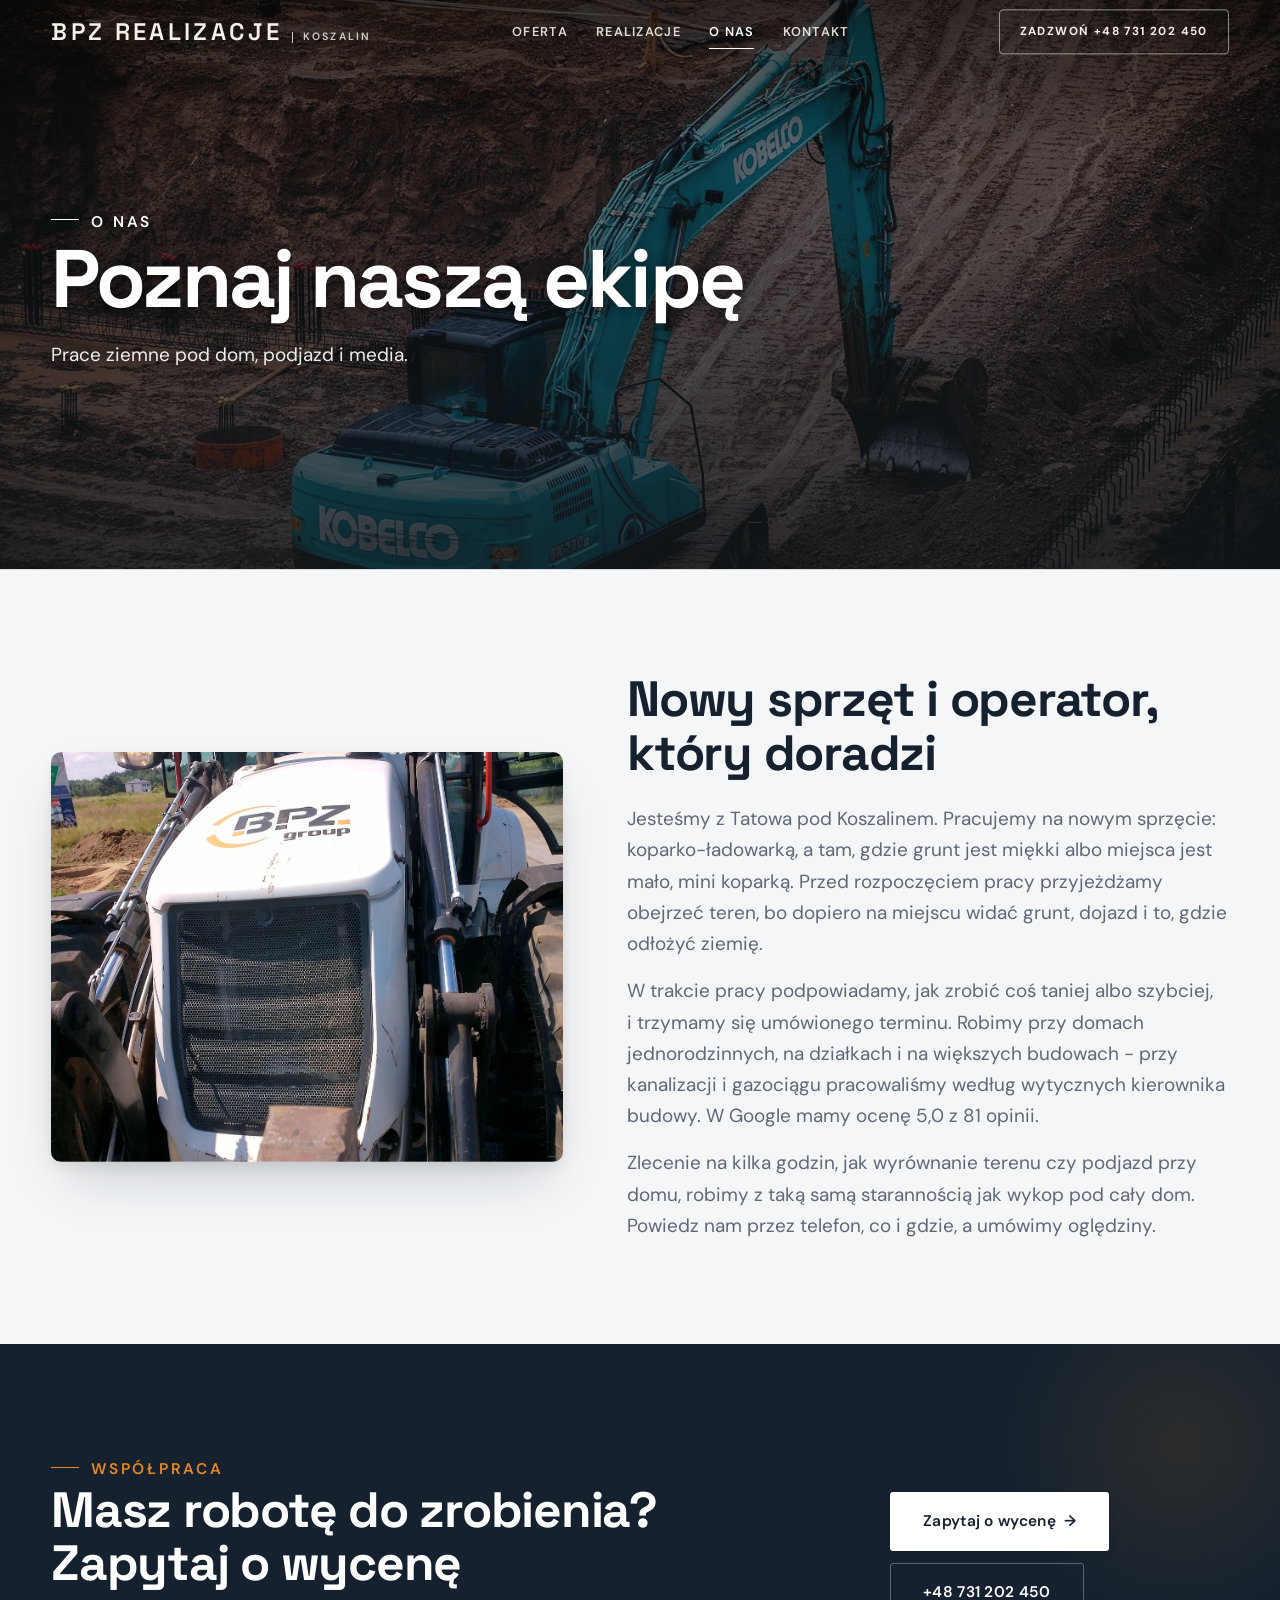
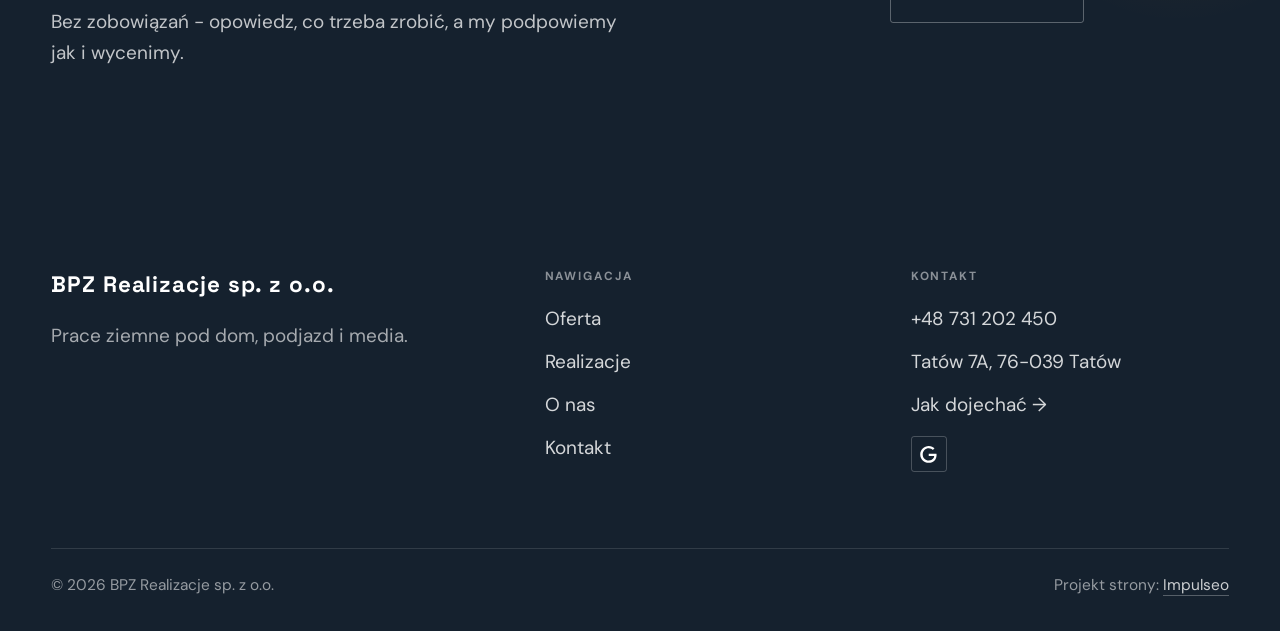
<file: o-nas.html>
<!DOCTYPE html>
<html lang="pl">
<head>
<meta charset="UTF-8">
<meta name="viewport" content="width=device-width, initial-scale=1.0">
<title>O nas - BPZ Realizacje</title>
<meta name="description" content="BPZ Realizacje - roboty ziemne i usługi koparką w Koszalinie i okolicach. Wykopy pod fundamenty i przyłącza, niwelacja terenu, podjazdy, wywóz ziemi. Koparko-ładowarka i mini koparka. Tatów pod Koszalinem. 5,0 w Google z 81 opinii.">
<link rel="canonical" href="https://kris20032.github.io/bpz-realizacje-sp-z-o-o/o-nas.html">
<meta name="robots" content="noindex, nofollow">
<meta property="og:type" content="website">
<meta property="og:locale" content="pl_PL">
<meta property="og:site_name" content="BPZ Realizacje">
<meta property="og:title" content="O nas - BPZ Realizacje">
<meta property="og:description" content="BPZ Realizacje - roboty ziemne i usługi koparką w Koszalinie i okolicach. Wykopy pod fundamenty i przyłącza, niwelacja terenu, podjazdy, wywóz ziemi. Koparko-ładowarka i mini koparka. Tatów pod Koszalinem. 5,0 w Google z 81 opinii.">
<meta property="og:url" content="https://kris20032.github.io/bpz-realizacje-sp-z-o-o/o-nas.html">
<meta property="og:image" content="https://kris20032.github.io/bpz-realizacje-sp-z-o-o/img/og.jpg">
<meta property="og:image:width" content="1200">
<meta property="og:image:height" content="630">
<meta name="twitter:card" content="summary_large_image">
<link rel="preconnect" href="https://fonts.googleapis.com">
<link rel="preconnect" href="https://fonts.gstatic.com" crossorigin>
<link href="https://fonts.googleapis.com/css2?family=Space+Grotesk:wght@500;600;700&family=DM+Sans:opsz,wght@9..40,400;9..40,500;9..40,600&display=swap" rel="stylesheet">
<link rel="stylesheet" href="assets/styles.css?v=c5d7768f">
</head>
<body>

<header class="nav">
  <div class="wrap nav-inner">
    <a class="brand" href="index.html"><span class="name">BPZ Realizacje</span><span class="sub">Koszalin</span></a>
    <nav class="nav-links">
      <a href="oferta.html">Oferta</a>
      <a href="realizacje.html">Realizacje</a>
      <a href="o-nas.html" class="active" aria-current="page">O nas</a>
      <a href="kontakt.html">Kontakt</a>
      <a href="tel:+48731202450" class="btn btn-accent">Zadzwoń +48 731 202 450</a>
    </nav>
    <button class="nav-toggle" aria-label="Menu"><span></span><span></span><span></span></button>
  </div>
</header>

<main>
<section class="pagehead">
  <img src="img/g3.jpg" alt="BPZ Realizacje - Poznaj naszą ekipę" width="1600" height="1066" decoding="async">
  <div class="wrap">
    <span class="eyebrow">O nas</span>
    <h1>Poznaj naszą ekipę</h1>
    <p>Prace ziemne pod dom, podjazd i media.</p>
  </div>
</section>
<section>
  <div class="wrap split">
    <div class="split-art reveal"><img src="img/about.jpg" alt="BPZ Realizacje" loading="lazy" width="1205" height="1600" decoding="async"></div>
    <div class="split-copy reveal">
      <h2>Nowy sprzęt i operator, który doradzi</h2>
      <p class="muted">Jesteśmy z Tatowa pod Koszalinem. Pracujemy na nowym sprzęcie: koparko-ładowarką, a tam, gdzie grunt jest miękki albo miejsca jest mało, mini koparką. Przed rozpoczęciem pracy przyjeżdżamy obejrzeć teren, bo dopiero na miejscu widać grunt, dojazd i to, gdzie odłożyć ziemię.</p>
      <p class="muted">W trakcie pracy podpowiadamy, jak zrobić coś taniej albo szybciej, i trzymamy się umówionego terminu. Robimy przy domach jednorodzinnych, na działkach i na większych budowach - przy kanalizacji i gazociągu pracowaliśmy według wytycznych kierownika budowy. W Google mamy ocenę 5,0 z 81 opinii.</p>
      <p class="muted">Zlecenie na kilka godzin, jak wyrównanie terenu czy podjazd przy domu, robimy z taką samą starannością jak wykop pod cały dom. Powiedz nam przez telefon, co i gdzie, a umówimy oględziny.</p>
    </div>
  </div>
</section>


<section class="cta">
  <div class="wrap">
    <div class="reveal">
      <span class="eyebrow">Współpraca</span>
      <h2>Masz robotę do zrobienia? Zapytaj o wycenę</h2>
      <p>Bez zobowiązań - opowiedz, co trzeba zrobić, a my podpowiemy jak i wycenimy.</p>
    </div>
    <div class="cta-actions reveal">
      <a href="kontakt.html" class="btn btn-light">Zapytaj o wycenę <span class="arr">→</span></a>
      <a href="tel:+48731202450" class="btn btn-ghost btn-ghost-cta">+48 731 202 450</a>
    </div>
  </div>
</section>
</main>

<footer>
  <div class="wrap">
    <div class="foot-grid">
      <div class="foot-brand">
        <div class="name">BPZ Realizacje sp. z o.o.</div>
        <p>Prace ziemne pod dom, podjazd i media.</p>
      </div>
      <div class="foot-col">
        <h4>Nawigacja</h4>
        <a href="oferta.html">Oferta</a>
        <a href="realizacje.html">Realizacje</a>
        <a href="o-nas.html">O nas</a>
        <a href="kontakt.html">Kontakt</a>
      </div>
      <div class="foot-col">
        <h4>Kontakt</h4>
        <a href="tel:+48731202450">+48 731 202 450</a>
        <p>Tatów 7A, 76-039 Tatów</p>
        <a href="https://www.google.com/maps?cid=7875203630930133237" target="_blank" rel="noopener">Jak dojechać →</a>
      <div class="foot-soc">
        <a class="soc" href="https://www.google.com/maps?cid=7875203630930133237" target="_blank" rel="noopener" aria-label="Google - BPZ Realizacje"><svg viewBox="0 0 24 24" aria-hidden="true" focusable="false"><path d="M12.48 10.92v3.28h7.84c-.24 1.84-.853 3.187-1.787 4.133-1.147 1.147-2.933 2.4-6.053 2.4-4.827 0-8.6-3.893-8.6-8.72s3.773-8.72 8.6-8.72c2.6 0 4.507 1.027 5.907 2.347l2.307-2.307C18.747 1.44 16.133 0 12.48 0 5.867 0 .307 5.387.307 12s5.56 12 12.173 12c3.573 0 6.267-1.173 8.373-3.36 2.16-2.16 2.84-5.213 2.84-7.667 0-.76-.053-1.467-.173-2.053H12.48z" fill="currentColor"/></svg></a>
      </div>
      </div>
    </div>
    <div class="foot-bot">
      <span>© 2026 BPZ Realizacje sp. z o.o.</span>
      <span>Projekt strony: <a class="foot-credit" href="https://impulseo.pl" target="_blank" rel="noopener">Impulseo</a></span>
    </div>
  </div>
</footer>
<div class="sticky-call"><a class="sc-call" href="tel:+48731202450"><svg class="ico-tel" width="16" height="16" viewBox="0 0 24 24" fill="none" aria-hidden="true"><path d="M6.6 10.8a15.5 15.5 0 0 0 6.6 6.6l2.2-2.2a1 1 0 0 1 1-.24 11.4 11.4 0 0 0 3.6.58 1 1 0 0 1 1 1V20a1 1 0 0 1-1 1A17 17 0 0 1 3 4a1 1 0 0 1 1-1h3.5a1 1 0 0 1 1 1c0 1.25.2 2.46.58 3.6a1 1 0 0 1-.25 1l-2.23 2.2Z" fill="currentColor"/></svg> Zadzwoń</a><a class="sc-quote" href="kontakt.html">Zadzwoń po wycenę</a></div>
<div class="demo-wazne" data-do="2026-10-19" data-cykl="3" hidden><svg class="dw-ico" width="13" height="13" viewBox="0 0 24 24" fill="none" aria-hidden="true"><circle cx="12" cy="12" r="8.6" stroke="currentColor" stroke-width="1.8"/><path d="M12 7.2V12l3.3 2" stroke="currentColor" stroke-width="1.8" stroke-linecap="round"/></svg><span class="dw-txt"></span></div>

<script src="assets/main.js"></script>
</body>
</html>
</file>
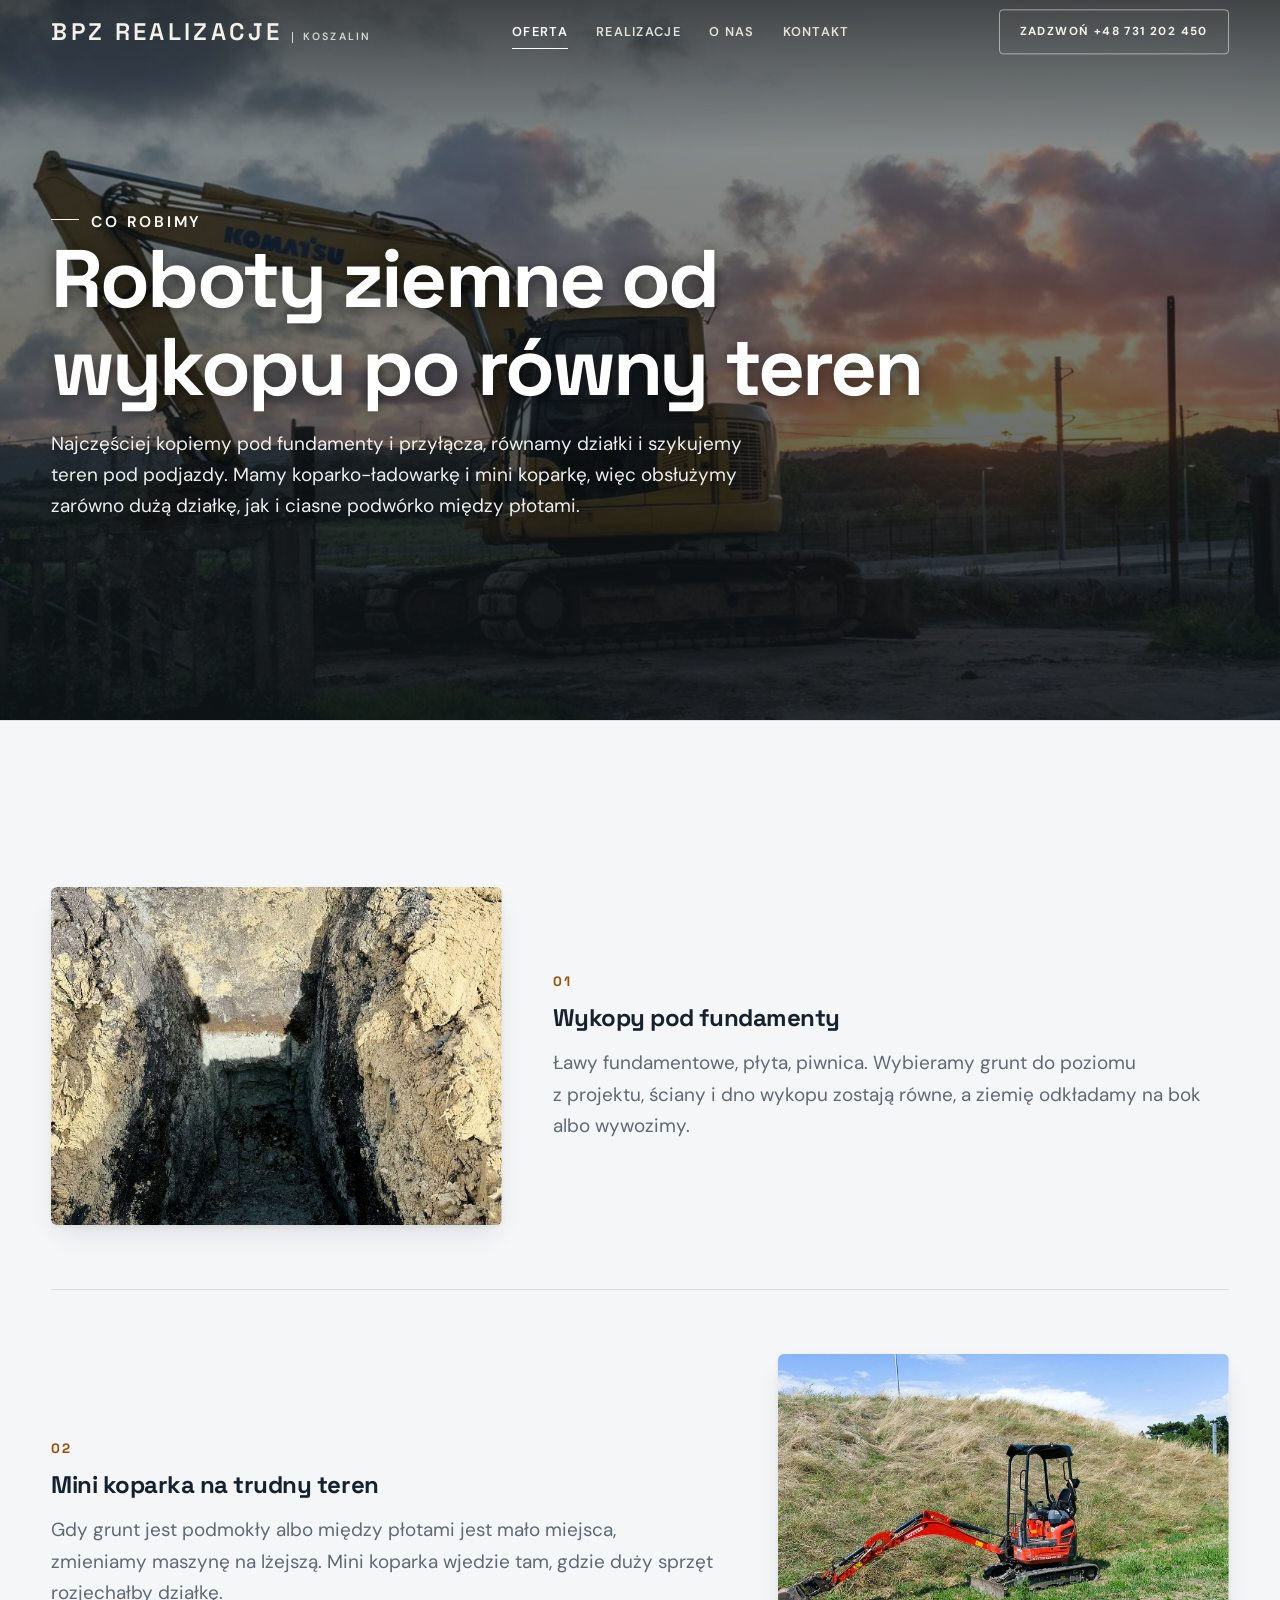
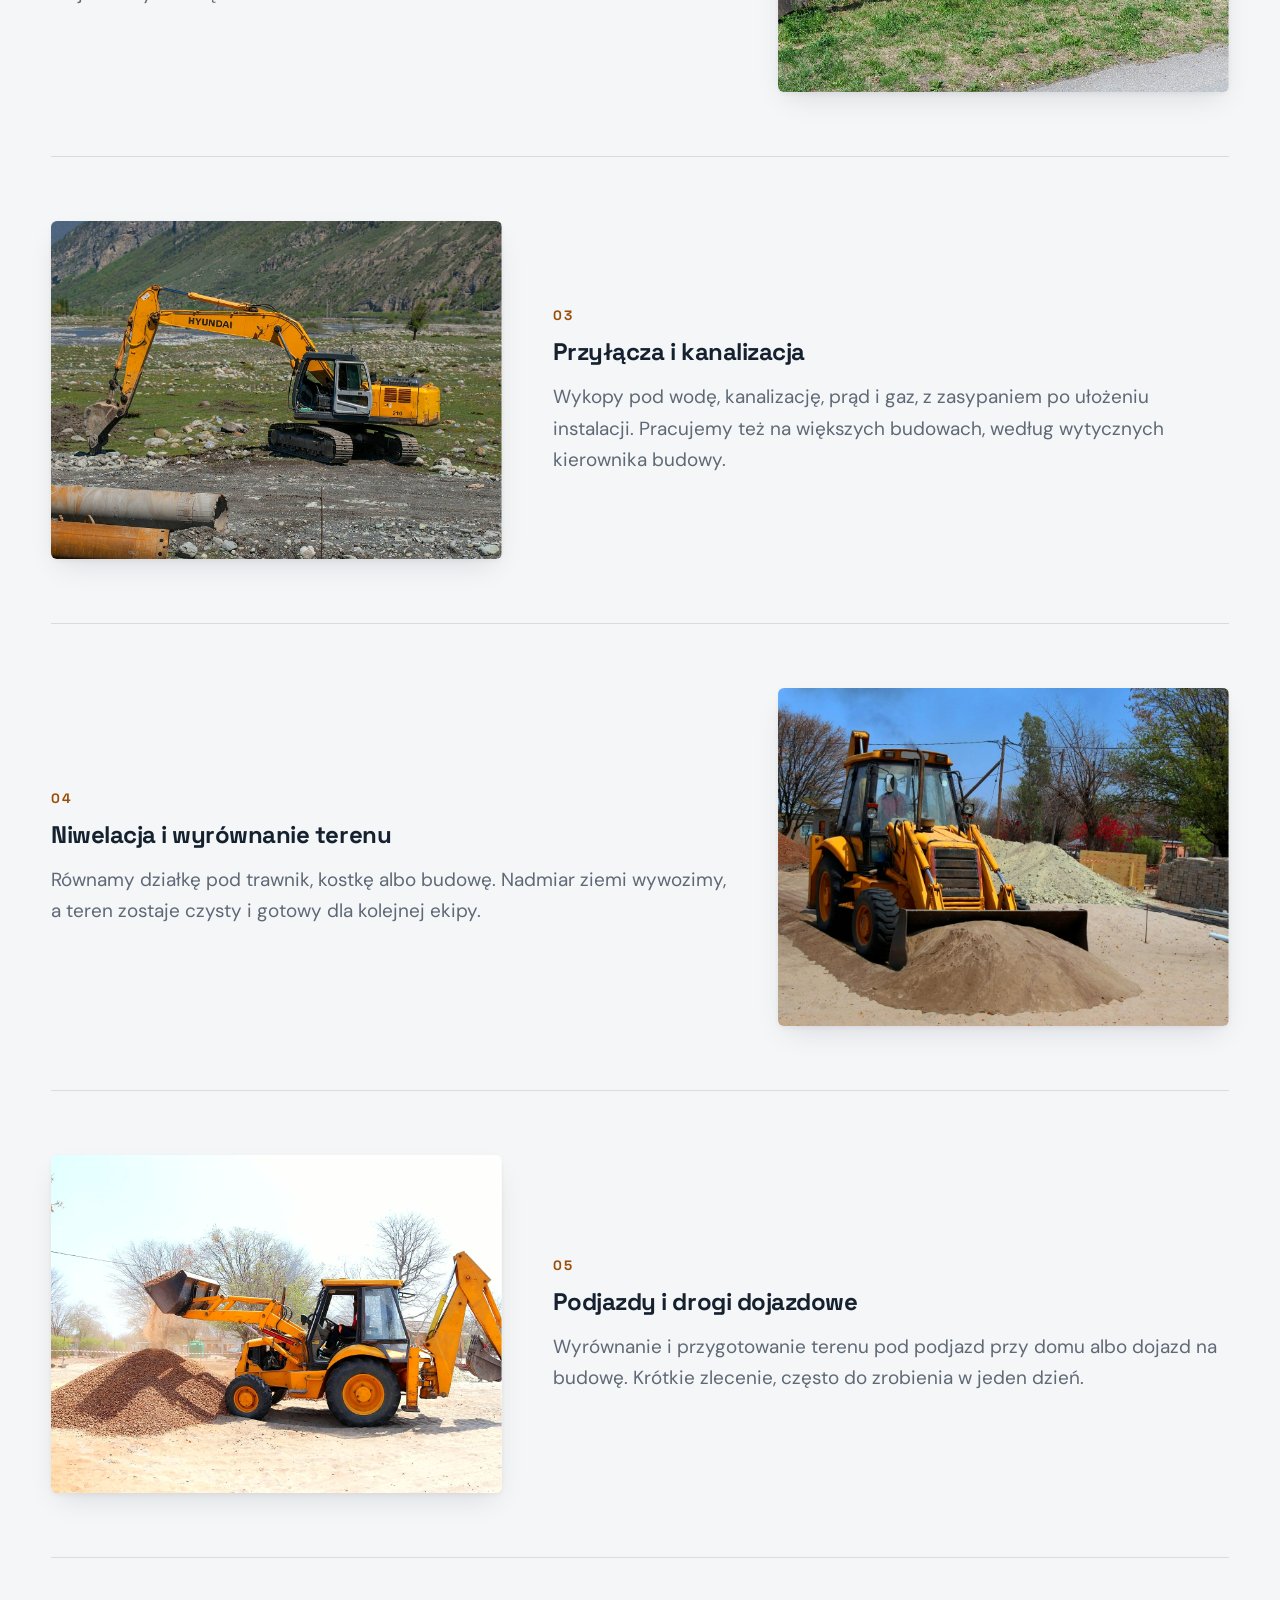
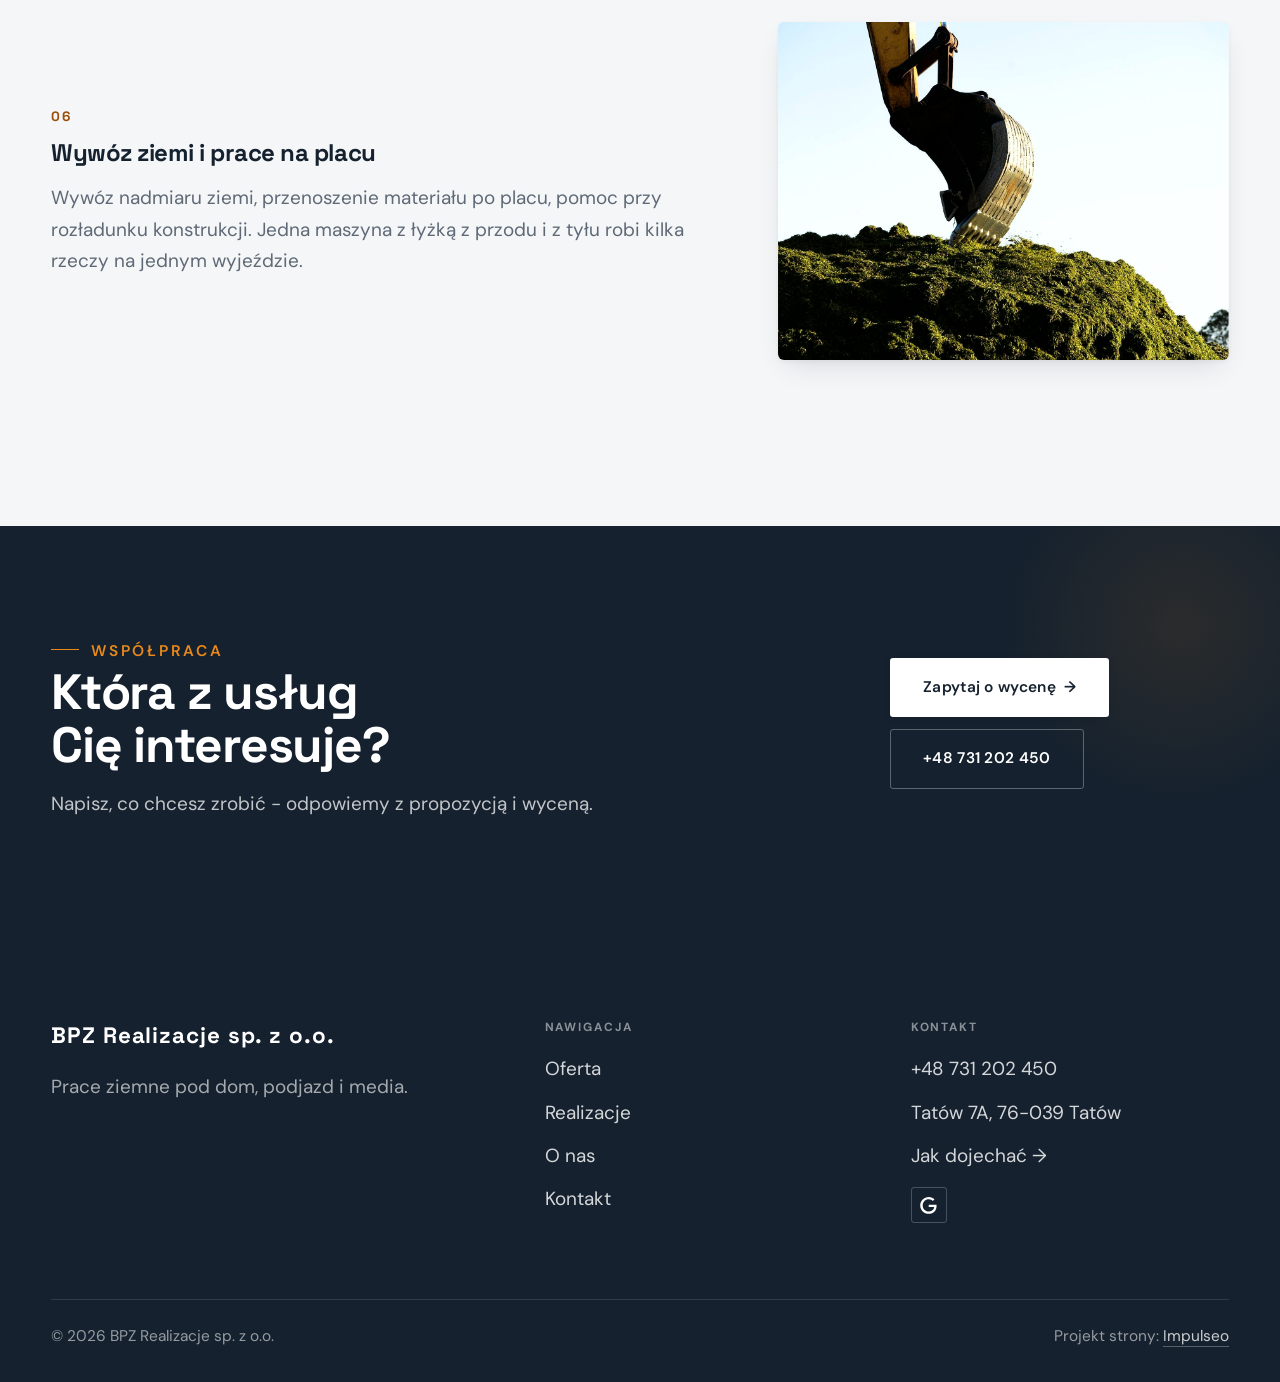
<file: oferta.html>
<!DOCTYPE html>
<html lang="pl">
<head>
<meta charset="UTF-8">
<meta name="viewport" content="width=device-width, initial-scale=1.0">
<title>Oferta - BPZ Realizacje</title>
<meta name="description" content="BPZ Realizacje - roboty ziemne i usługi koparką w Koszalinie i okolicach. Wykopy pod fundamenty i przyłącza, niwelacja terenu, podjazdy, wywóz ziemi. Koparko-ładowarka i mini koparka. Tatów pod Koszalinem. 5,0 w Google z 81 opinii.">
<link rel="canonical" href="https://kris20032.github.io/bpz-realizacje-sp-z-o-o/oferta.html">
<meta name="robots" content="noindex, nofollow">
<meta property="og:type" content="website">
<meta property="og:locale" content="pl_PL">
<meta property="og:site_name" content="BPZ Realizacje">
<meta property="og:title" content="Oferta - BPZ Realizacje">
<meta property="og:description" content="BPZ Realizacje - roboty ziemne i usługi koparką w Koszalinie i okolicach. Wykopy pod fundamenty i przyłącza, niwelacja terenu, podjazdy, wywóz ziemi. Koparko-ładowarka i mini koparka. Tatów pod Koszalinem. 5,0 w Google z 81 opinii.">
<meta property="og:url" content="https://kris20032.github.io/bpz-realizacje-sp-z-o-o/oferta.html">
<meta property="og:image" content="https://kris20032.github.io/bpz-realizacje-sp-z-o-o/img/og.jpg">
<meta property="og:image:width" content="1200">
<meta property="og:image:height" content="630">
<meta name="twitter:card" content="summary_large_image">
<link rel="preconnect" href="https://fonts.googleapis.com">
<link rel="preconnect" href="https://fonts.gstatic.com" crossorigin>
<link href="https://fonts.googleapis.com/css2?family=Space+Grotesk:wght@500;600;700&family=DM+Sans:opsz,wght@9..40,400;9..40,500;9..40,600&display=swap" rel="stylesheet">
<link rel="stylesheet" href="assets/styles.css?v=c5d7768f">
</head>
<body>

<header class="nav">
  <div class="wrap nav-inner">
    <a class="brand" href="index.html"><span class="name">BPZ Realizacje</span><span class="sub">Koszalin</span></a>
    <nav class="nav-links">
      <a href="oferta.html" class="active" aria-current="page">Oferta</a>
      <a href="realizacje.html">Realizacje</a>
      <a href="o-nas.html">O nas</a>
      <a href="kontakt.html">Kontakt</a>
      <a href="tel:+48731202450" class="btn btn-accent">Zadzwoń +48 731 202 450</a>
    </nav>
    <button class="nav-toggle" aria-label="Menu"><span></span><span></span><span></span></button>
  </div>
</header>

<main>
<section class="pagehead">
  <img src="img/g11.jpg" alt="BPZ Realizacje - Roboty ziemne od wykopu po równy teren" width="1538" height="994" decoding="async">
  <div class="wrap">
    <span class="eyebrow">Co robimy</span>
    <h1>Roboty ziemne od wykopu po równy teren</h1>
    <p>Najczęściej kopiemy pod fundamenty i przyłącza, równamy działki i szykujemy teren pod podjazdy. Mamy koparko-ładowarkę i mini koparkę, więc obsłużymy zarówno dużą działkę, jak i ciasne podwórko między płotami.</p>
  </div>
</section>
<section>
  <div class="wrap">
    <div class="svc-row reveal">
      <div class="svc-row-art"><img src="img/g1.jpg" alt="Wykopy pod fundamenty" loading="lazy" width="1200" height="1600" decoding="async"></div>
      <div>
        <span class="num">01</span>
        <h3>Wykopy pod fundamenty</h3>
        <p class="muted">Ławy fundamentowe, płyta, piwnica. Wybieramy grunt do poziomu z projektu, ściany i dno wykopu zostają równe, a ziemię odkładamy na bok albo wywozimy.</p>
      </div>
    </div>
    <div class="svc-row rev reveal">
      <div class="svc-row-art"><img src="img/g4.jpg" alt="Mini koparka na trudny teren" loading="lazy" width="1600" height="1066" decoding="async"></div>
      <div>
        <span class="num">02</span>
        <h3>Mini koparka na trudny teren</h3>
        <p class="muted">Gdy grunt jest podmokły albo między płotami jest mało miejsca, zmieniamy maszynę na lżejszą. Mini koparka wjedzie tam, gdzie duży sprzęt rozjechałby działkę.</p>
      </div>
    </div>
    <div class="svc-row reveal">
      <div class="svc-row-art"><img src="img/g9.jpg" alt="Przyłącza i kanalizacja" loading="lazy" width="1600" height="1068" decoding="async"></div>
      <div>
        <span class="num">03</span>
        <h3>Przyłącza i kanalizacja</h3>
        <p class="muted">Wykopy pod wodę, kanalizację, prąd i gaz, z zasypaniem po ułożeniu instalacji. Pracujemy też na większych budowach, według wytycznych kierownika budowy.</p>
      </div>
    </div>
    <div class="svc-row rev reveal">
      <div class="svc-row-art"><img src="img/g10.jpg" alt="Niwelacja i wyrównanie terenu" loading="lazy" width="1520" height="966" decoding="async"></div>
      <div>
        <span class="num">04</span>
        <h3>Niwelacja i wyrównanie terenu</h3>
        <p class="muted">Równamy działkę pod trawnik, kostkę albo budowę. Nadmiar ziemi wywozimy, a teren zostaje czysty i gotowy dla kolejnej ekipy.</p>
      </div>
    </div>
    <div class="svc-row reveal">
      <div class="svc-row-art"><img src="img/g2.jpg" alt="Podjazdy i drogi dojazdowe" loading="lazy" width="1600" height="1066" decoding="async"></div>
      <div>
        <span class="num">05</span>
        <h3>Podjazdy i drogi dojazdowe</h3>
        <p class="muted">Wyrównanie i przygotowanie terenu pod podjazd przy domu albo dojazd na budowę. Krótkie zlecenie, często do zrobienia w jeden dzień.</p>
      </div>
    </div>
    <div class="svc-row rev reveal">
      <div class="svc-row-art"><img src="img/g7.jpg" alt="Wywóz ziemi i prace na placu" loading="lazy" width="1600" height="1066" decoding="async"></div>
      <div>
        <span class="num">06</span>
        <h3>Wywóz ziemi i prace na placu</h3>
        <p class="muted">Wywóz nadmiaru ziemi, przenoszenie materiału po placu, pomoc przy rozładunku konstrukcji. Jedna maszyna z łyżką z przodu i z tyłu robi kilka rzeczy na jednym wyjeździe.</p>
      </div>
    </div>
  </div>
</section>

<section class="cta">
  <div class="wrap">
    <div class="reveal">
      <span class="eyebrow">Współpraca</span>
      <h2>Która z usług Cię interesuje?</h2>
      <p>Napisz, co chcesz zrobić - odpowiemy z propozycją i wyceną.</p>
    </div>
    <div class="cta-actions reveal">
      <a href="kontakt.html" class="btn btn-light">Zapytaj o wycenę <span class="arr">→</span></a>
      <a href="tel:+48731202450" class="btn btn-ghost btn-ghost-cta">+48 731 202 450</a>
    </div>
  </div>
</section>
</main>

<footer>
  <div class="wrap">
    <div class="foot-grid">
      <div class="foot-brand">
        <div class="name">BPZ Realizacje sp. z o.o.</div>
        <p>Prace ziemne pod dom, podjazd i media.</p>
      </div>
      <div class="foot-col">
        <h4>Nawigacja</h4>
        <a href="oferta.html">Oferta</a>
        <a href="realizacje.html">Realizacje</a>
        <a href="o-nas.html">O nas</a>
        <a href="kontakt.html">Kontakt</a>
      </div>
      <div class="foot-col">
        <h4>Kontakt</h4>
        <a href="tel:+48731202450">+48 731 202 450</a>
        <p>Tatów 7A, 76-039 Tatów</p>
        <a href="https://www.google.com/maps?cid=7875203630930133237" target="_blank" rel="noopener">Jak dojechać →</a>
      <div class="foot-soc">
        <a class="soc" href="https://www.google.com/maps?cid=7875203630930133237" target="_blank" rel="noopener" aria-label="Google - BPZ Realizacje"><svg viewBox="0 0 24 24" aria-hidden="true" focusable="false"><path d="M12.48 10.92v3.28h7.84c-.24 1.84-.853 3.187-1.787 4.133-1.147 1.147-2.933 2.4-6.053 2.4-4.827 0-8.6-3.893-8.6-8.72s3.773-8.72 8.6-8.72c2.6 0 4.507 1.027 5.907 2.347l2.307-2.307C18.747 1.44 16.133 0 12.48 0 5.867 0 .307 5.387.307 12s5.56 12 12.173 12c3.573 0 6.267-1.173 8.373-3.36 2.16-2.16 2.84-5.213 2.84-7.667 0-.76-.053-1.467-.173-2.053H12.48z" fill="currentColor"/></svg></a>
      </div>
      </div>
    </div>
    <div class="foot-bot">
      <span>© 2026 BPZ Realizacje sp. z o.o.</span>
      <span>Projekt strony: <a class="foot-credit" href="https://impulseo.pl" target="_blank" rel="noopener">Impulseo</a></span>
    </div>
  </div>
</footer>
<div class="sticky-call"><a class="sc-call" href="tel:+48731202450"><svg class="ico-tel" width="16" height="16" viewBox="0 0 24 24" fill="none" aria-hidden="true"><path d="M6.6 10.8a15.5 15.5 0 0 0 6.6 6.6l2.2-2.2a1 1 0 0 1 1-.24 11.4 11.4 0 0 0 3.6.58 1 1 0 0 1 1 1V20a1 1 0 0 1-1 1A17 17 0 0 1 3 4a1 1 0 0 1 1-1h3.5a1 1 0 0 1 1 1c0 1.25.2 2.46.58 3.6a1 1 0 0 1-.25 1l-2.23 2.2Z" fill="currentColor"/></svg> Zadzwoń</a><a class="sc-quote" href="kontakt.html">Zadzwoń po wycenę</a></div>
<div class="demo-wazne" data-do="2026-10-19" data-cykl="3" hidden><svg class="dw-ico" width="13" height="13" viewBox="0 0 24 24" fill="none" aria-hidden="true"><circle cx="12" cy="12" r="8.6" stroke="currentColor" stroke-width="1.8"/><path d="M12 7.2V12l3.3 2" stroke="currentColor" stroke-width="1.8" stroke-linecap="round"/></svg><span class="dw-txt"></span></div>

<script src="assets/main.js"></script>
</body>
</html>
</file>
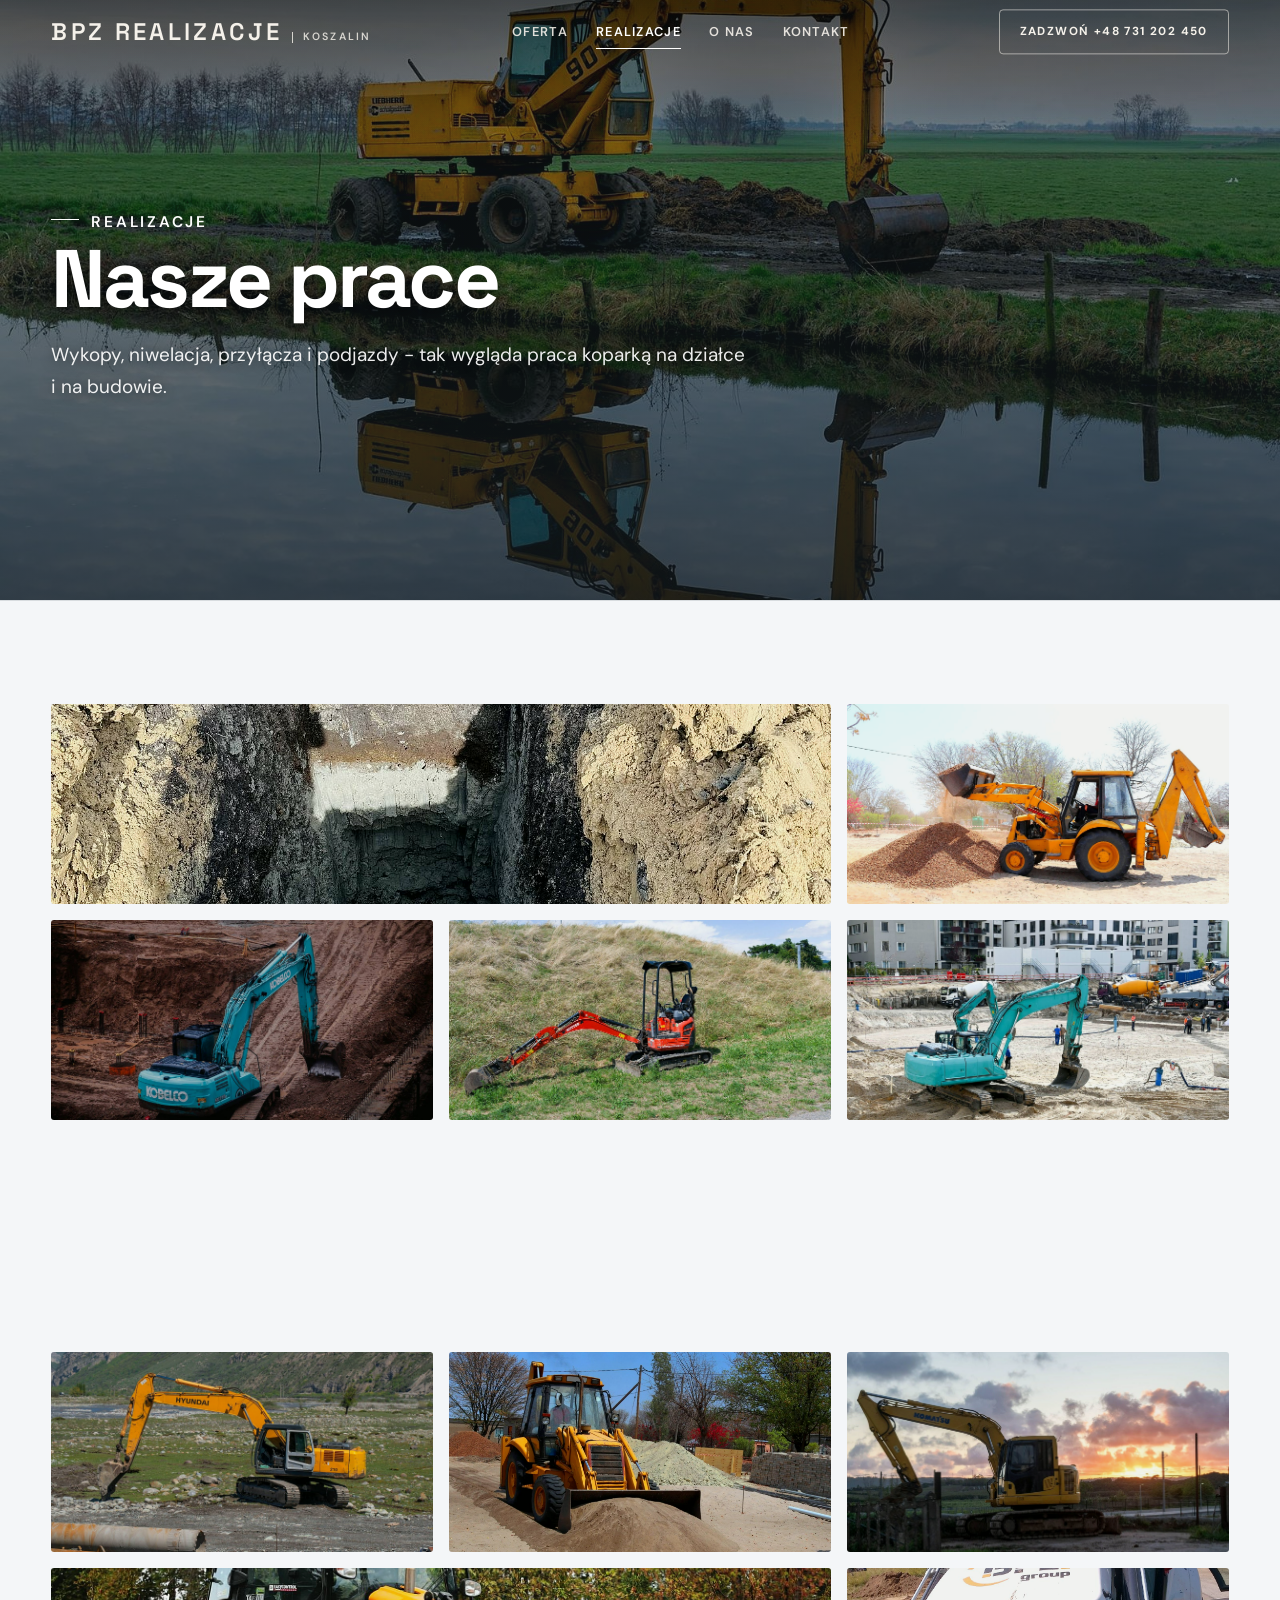
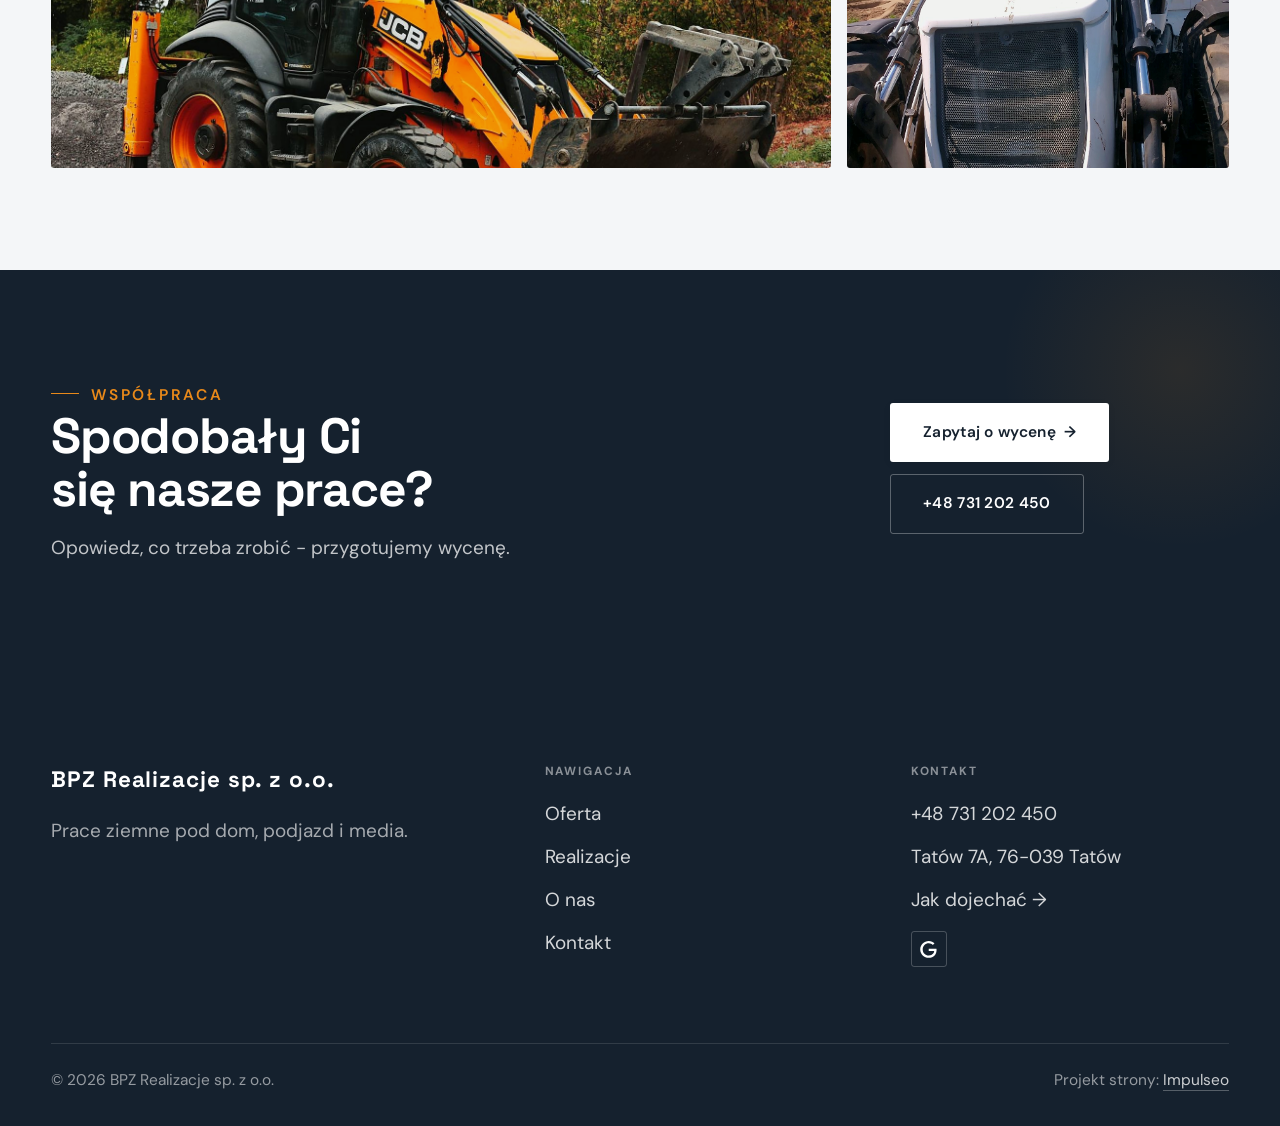
<file: realizacje.html>
<!DOCTYPE html>
<html lang="pl">
<head>
<meta charset="UTF-8">
<meta name="viewport" content="width=device-width, initial-scale=1.0">
<title>Realizacje - BPZ Realizacje</title>
<meta name="description" content="Realizacje BPZ Realizacje: Wykop pod ławę fundamentową z równymi ścianami, Koparko-ładowarka przy usypie kruszywa, Głęboki wykop pod fundamenty budynku, Mini koparka na skarpie, Wykop pod płytę na dużej budowie">
<link rel="canonical" href="https://kris20032.github.io/bpz-realizacje-sp-z-o-o/realizacje.html">
<meta name="robots" content="noindex, nofollow">
<meta property="og:type" content="website">
<meta property="og:locale" content="pl_PL">
<meta property="og:site_name" content="BPZ Realizacje">
<meta property="og:title" content="Realizacje - BPZ Realizacje">
<meta property="og:description" content="Realizacje BPZ Realizacje: Wykop pod ławę fundamentową z równymi ścianami, Koparko-ładowarka przy usypie kruszywa, Głęboki wykop pod fundamenty budynku, Mini koparka na skarpie, Wykop pod płytę na dużej budowie">
<meta property="og:url" content="https://kris20032.github.io/bpz-realizacje-sp-z-o-o/realizacje.html">
<meta property="og:image" content="https://kris20032.github.io/bpz-realizacje-sp-z-o-o/img/og.jpg">
<meta property="og:image:width" content="1200">
<meta property="og:image:height" content="630">
<meta name="twitter:card" content="summary_large_image">
<link rel="preconnect" href="https://fonts.googleapis.com">
<link rel="preconnect" href="https://fonts.gstatic.com" crossorigin>
<link href="https://fonts.googleapis.com/css2?family=Space+Grotesk:wght@500;600;700&family=DM+Sans:opsz,wght@9..40,400;9..40,500;9..40,600&display=swap" rel="stylesheet">
<link rel="stylesheet" href="assets/styles.css?v=c5d7768f">
</head>
<body>

<header class="nav">
  <div class="wrap nav-inner">
    <a class="brand" href="index.html"><span class="name">BPZ Realizacje</span><span class="sub">Koszalin</span></a>
    <nav class="nav-links">
      <a href="oferta.html">Oferta</a>
      <a href="realizacje.html" class="active" aria-current="page">Realizacje</a>
      <a href="o-nas.html">O nas</a>
      <a href="kontakt.html">Kontakt</a>
      <a href="tel:+48731202450" class="btn btn-accent">Zadzwoń +48 731 202 450</a>
    </nav>
    <button class="nav-toggle" aria-label="Menu"><span></span><span></span><span></span></button>
  </div>
</header>

<main>
<section class="pagehead">
  <img src="img/g8.jpg" alt="BPZ Realizacje - Nasze prace" width="1600" height="1066" decoding="async">
  <div class="wrap">
    <span class="eyebrow">Realizacje</span>
    <h1>Nasze prace</h1>
    <p>Wykopy, niwelacja, przyłącza i podjazdy - tak wygląda praca koparką na działce i na budowie.</p>
  </div>
</section>
<section>
  <div class="wrap">
    <div class="gallery">
      <div class="tile t-two3 reveal"><img src="img/g1.jpg" alt="BPZ Realizacje" loading="lazy" width="1200" height="1600" decoding="async"></div>
      <div class="tile t-third reveal"><img src="img/g2.jpg" alt="BPZ Realizacje" loading="lazy" width="1600" height="1066" decoding="async"></div>
      <div class="tile t-third reveal"><img src="img/g3.jpg" alt="BPZ Realizacje" loading="lazy" width="1600" height="1066" decoding="async"></div>
      <div class="tile t-third reveal"><img src="img/g4.jpg" alt="BPZ Realizacje" loading="lazy" width="1600" height="1066" decoding="async"></div>
      <div class="tile t-third reveal"><img src="img/g5.jpg" alt="BPZ Realizacje" loading="lazy" width="1600" height="1065" decoding="async"></div>
      <div class="tile t-third reveal"><img src="img/g6.jpg" alt="BPZ Realizacje" loading="lazy" width="1600" height="1066" decoding="async"></div>
      <div class="tile t-two3 reveal"><img src="img/g7.jpg" alt="BPZ Realizacje" loading="lazy" width="1600" height="1066" decoding="async"></div>
      <div class="tile t-third reveal"><img src="img/g9.jpg" alt="BPZ Realizacje" loading="lazy" width="1600" height="1068" decoding="async"></div>
      <div class="tile t-third reveal"><img src="img/g10.jpg" alt="BPZ Realizacje" loading="lazy" width="1520" height="966" decoding="async"></div>
      <div class="tile t-third reveal"><img src="img/g11.jpg" alt="BPZ Realizacje" loading="lazy" width="1538" height="994" decoding="async"></div>
      <div class="tile t-two3 reveal"><img src="img/g12.jpg" alt="BPZ Realizacje" loading="lazy" width="1600" height="1066" decoding="async"></div>
      <div class="tile t-third reveal"><img src="img/about.jpg" alt="BPZ Realizacje" loading="lazy" width="1205" height="1600" decoding="async"></div>
    </div>
  </div>
</section>
<section class="cta">
  <div class="wrap">
    <div class="reveal">
      <span class="eyebrow">Współpraca</span>
      <h2>Spodobały Ci się nasze prace?</h2>
      <p>Opowiedz, co trzeba zrobić - przygotujemy wycenę.</p>
    </div>
    <div class="cta-actions reveal">
      <a href="kontakt.html" class="btn btn-light">Zapytaj o wycenę <span class="arr">→</span></a>
      <a href="tel:+48731202450" class="btn btn-ghost btn-ghost-cta">+48 731 202 450</a>
    </div>
  </div>
</section>
</main>

<footer>
  <div class="wrap">
    <div class="foot-grid">
      <div class="foot-brand">
        <div class="name">BPZ Realizacje sp. z o.o.</div>
        <p>Prace ziemne pod dom, podjazd i media.</p>
      </div>
      <div class="foot-col">
        <h4>Nawigacja</h4>
        <a href="oferta.html">Oferta</a>
        <a href="realizacje.html">Realizacje</a>
        <a href="o-nas.html">O nas</a>
        <a href="kontakt.html">Kontakt</a>
      </div>
      <div class="foot-col">
        <h4>Kontakt</h4>
        <a href="tel:+48731202450">+48 731 202 450</a>
        <p>Tatów 7A, 76-039 Tatów</p>
        <a href="https://www.google.com/maps?cid=7875203630930133237" target="_blank" rel="noopener">Jak dojechać →</a>
      <div class="foot-soc">
        <a class="soc" href="https://www.google.com/maps?cid=7875203630930133237" target="_blank" rel="noopener" aria-label="Google - BPZ Realizacje"><svg viewBox="0 0 24 24" aria-hidden="true" focusable="false"><path d="M12.48 10.92v3.28h7.84c-.24 1.84-.853 3.187-1.787 4.133-1.147 1.147-2.933 2.4-6.053 2.4-4.827 0-8.6-3.893-8.6-8.72s3.773-8.72 8.6-8.72c2.6 0 4.507 1.027 5.907 2.347l2.307-2.307C18.747 1.44 16.133 0 12.48 0 5.867 0 .307 5.387.307 12s5.56 12 12.173 12c3.573 0 6.267-1.173 8.373-3.36 2.16-2.16 2.84-5.213 2.84-7.667 0-.76-.053-1.467-.173-2.053H12.48z" fill="currentColor"/></svg></a>
      </div>
      </div>
    </div>
    <div class="foot-bot">
      <span>© 2026 BPZ Realizacje sp. z o.o.</span>
      <span>Projekt strony: <a class="foot-credit" href="https://impulseo.pl" target="_blank" rel="noopener">Impulseo</a></span>
    </div>
  </div>
</footer>
<div class="sticky-call"><a class="sc-call" href="tel:+48731202450"><svg class="ico-tel" width="16" height="16" viewBox="0 0 24 24" fill="none" aria-hidden="true"><path d="M6.6 10.8a15.5 15.5 0 0 0 6.6 6.6l2.2-2.2a1 1 0 0 1 1-.24 11.4 11.4 0 0 0 3.6.58 1 1 0 0 1 1 1V20a1 1 0 0 1-1 1A17 17 0 0 1 3 4a1 1 0 0 1 1-1h3.5a1 1 0 0 1 1 1c0 1.25.2 2.46.58 3.6a1 1 0 0 1-.25 1l-2.23 2.2Z" fill="currentColor"/></svg> Zadzwoń</a><a class="sc-quote" href="kontakt.html">Zadzwoń po wycenę</a></div>
<div class="demo-wazne" data-do="2026-10-19" data-cykl="3" hidden><svg class="dw-ico" width="13" height="13" viewBox="0 0 24 24" fill="none" aria-hidden="true"><circle cx="12" cy="12" r="8.6" stroke="currentColor" stroke-width="1.8"/><path d="M12 7.2V12l3.3 2" stroke="currentColor" stroke-width="1.8" stroke-linecap="round"/></svg><span class="dw-txt"></span></div>

<script src="assets/main.js"></script>
</body>
</html>
</file>
<file: assets/styles.css>
/* ============================================================
   STOLBASZ — premium, architektoniczny B2B fit-out
   Jasna paleta, zero brązu. System wg premium-web-craft.
   Projekt strony: Impulseo (impulseo.pl)
   ============================================================ */

:root{
  /* PALETA — jasna, architektoniczna, chłodna */
  --paper:#F4F6F8;          /* główne tło */
  --paper-2:#E7EBEF;        /* sekcje alternatywne (chłodny jasny szary) */
  --paper-3:#E7EBEF;        /* delikatne wypełnienia */
  --ink:#15212E;            /* tekst główny — chłodny grafit */
  --ink-soft:#243443;       /* nagłówki drugorzędne */
  --muted:#6B7785;          /* tekst poboczny */
  --line:rgba(21,33,46,.12);/* hairline */
  --accent:#E8A317;         /* stonowany petrol-slate — jedyny akcent */
  --accent-d:#C9870C;
  --accent-soft:rgba(232,163,23,.10);
  --dark:#15212E;           /* sekcje ciemne (stopka/CTA) */

  /* HOVER ZDJĘĆ — JEDEN standard dla całego silnika (decyzja K. 04.08.2026, artefakt z wariantami).
     AKTUALNE (K.+Szymon 09.08.2026, wybór z artefaktu 6 wariantów): zoom 1.05 przy 1.4s -
     przy tak długim czasie mocniejszy kadr NIE skacze, tylko „oddycha". Poprzedni standard
     (1.02 / .55s z 04.08) odbierany jako dynamiczny i szybki.
     Spoczynek lekko przygaszony, ale TYLKO tam, gdzie jest mysz (@media hover:hover) —
     na telefonie zdjęcia zostają w pełnej jasności. */
  --img-zoom:1.05;                   /* K.+Szymon 09.08: wariant F z artefaktu porównawczego */
  --img-rest:brightness(.95) saturate(.99);
  --img-hot:brightness(1.06) saturate(1.05);
  --img-dur:1.4s;                    /* K.+Szymon 09.08 (wariant F): powoli = elegancko */
  --img-ease:cubic-bezier(.16,.84,.44,1);  /* miękki ogon, efekt „oddychania" */

  /* ODSTĘPY — skala 4/8 */
  --space-1:4px; --space-2:8px; --space-3:12px; --space-4:16px; --space-5:24px;
  --space-6:32px; --space-7:48px; --space-8:64px; --space-9:96px; --space-10:128px;

  /* TYPOGRAFIA — fluid clamp() (skala podbita 16.07.2026: większe, czytelniejsze litery — uwaga Adama) */
  --text-sm:clamp(.9rem,.87rem + .12vw,1rem);
  --text-base:clamp(1.08rem,1.04rem + .18vw,1.2rem);
  --text-lg:clamp(1.24rem,1.15rem + .34vw,1.44rem);
  --text-h3:clamp(1.34rem,1.22rem + .55vw,1.66rem);
  --text-h2:clamp(2.1rem,1.66rem + 2.1vw,3.1rem);
  --text-h1:clamp(2.9rem,2.1rem + 4vw,5.1rem);

  /* PROMIENIE — architektoniczne, raczej ostre */
  --r-sm:3px; --r-md:6px; --r-lg:10px;

  /* RUCH */
  --ease:cubic-bezier(.25,.46,.45,.94); --dur:.24s;

  /* CIENIE — miękkie, warstwowe */
  --sh-sm:0 1px 2px rgba(16,24,32,.04), 0 2px 8px rgba(16,24,32,.05);
  --sh-md:0 2px 6px rgba(16,24,32,.05), 0 12px 28px -8px rgba(16,24,32,.12);
  --sh-lg:0 6px 14px rgba(16,24,32,.07), 0 26px 56px -18px rgba(16,24,32,.22);

  --hairline:1px solid var(--line);

  --font-display:'Space Grotesk','Inter',sans-serif;
  --font-body:'DM Sans','Inter',sans-serif;
}

*{box-sizing:border-box;margin:0;padding:0}
html{scroll-behavior:smooth}
body{
  font-family:var(--font-body);
  font-size:var(--text-base);
  line-height:1.65;
  color:var(--ink);
  background:var(--paper);
  -webkit-font-smoothing:antialiased;
  text-rendering:optimizeLegibility;
}
img{max-width:100%;height:auto;display:block}  /* height:auto = width/height z atrybutów trzyma proporcje (TOP#12) */
a{color:inherit;text-decoration:none}

.wrap{width:min(92%,1180px);margin-inline:auto}
section{padding-block:clamp(52px,6.5vw,96px)}

h1,h2,h3{font-family:var(--font-display);font-weight:700;line-height:1.08;letter-spacing:-.02em;color:var(--ink)}
h1{font-size:var(--text-h1);letter-spacing:-.035em}
h2{font-size:var(--text-h2);letter-spacing:-.025em}
h3{font-size:var(--text-h3)}
/* MIARA — długość wiersza. WCAG 2.2 SC 1.4.8: max 80 znaków; Butterick: 45–90.
   68ch daje realnie 72–78 znaków polskiego tekstu, czyli z zapasem pod granicą.
   Wcześniej limit miał TYLKO <p> — <li>, <blockquote> i <dd> nie miały żadnego,
   i to jedyny powód, dla którego 23 bloki na dwóch oddanych stronach jadą po
   83–106 znaków w wierszu (pomiar 07.08.2026, bramka `miara`).
   ⚠️ Listy i definicje ograniczamy TYLKO bez klasy: `ul`/`ol` z klasą to u nas
   układ (siatki kafli, menu), a nie tekst ciągły — tam miarę wyznacza układ. */
/* 60ch, nie 68ch (K. 10.08): po zmianie fontów na węższe kroje (DM Sans i spółka)
   w 68ch mieściło się ~90 znaków - bramka pikselowa słusznie zgłaszała przekroczenie
   granicy 80. Pomiar na żywej przeglądarce: 60ch = 90 znaków, 53ch = ~78 znaków, czyli normę WCAG 1.4.8. */
:root{ --miara:53ch }
p{max-width:min(100%,var(--miara))}
blockquote,
ul:not([class])>li, ol:not([class])>li,
dl:not([class])>dd{max-width:min(100%,var(--miara))}

/* ⚠️ Świadomie BEZ wyjątku `.tile p,.card p,.svc p{max-width:none}`, choć nasuwa się sam:
   te akapity BYŁY już ograniczone (stare `p{max-width:65ch}`), więc „wyjątek" nie odblokowałby
   niczego nowego — tylko ROZLUŹNIŁ stan sprzed zmiany na wszystkich demach naraz.
   `figcaption` żadna z reguł wyżej nie dotyczy, więc też nie potrzebuje zwolnienia. */

/* ŁAMANIE. `balance` wyrównuje długości wierszy w nagłówku, `pretty` pilnuje ostatniego
   wiersza akapitu, żeby nie został w nim jeden wyraz. Obsługiwane od Chrome 117 /
   Safari 17.5; starsze przeglądarki po prostu ignorują tę własność.
   `text-wrap:pretty` nie występowało dotąd ANI RAZ w silniku ani w repo klientów. */
h1,h2,h3,.lead,.lede{text-wrap:balance}
p,li,blockquote,dd{text-wrap:pretty}

.eyebrow{
  font-family:var(--font-body);
  font-size:var(--text-sm);
  font-weight:600;
  letter-spacing:.18em;
  text-transform:uppercase;
  color:var(--accent);
  display:inline-flex;align-items:center;gap:var(--space-3);
}
/* flex:none + margin-top = kreska trzyma się PIERWSZEJ linii. Wcześniej align-items:center
   centrowało ją względem całego bloku i przy zawinięciu (długi kicker typu
   „…WNĘTRZ · LESZNO · OD 2019") druga linia lądowała z brzydkim wcięciem. */
.eyebrow{align-items:flex-start}
.eyebrow>*,.eyebrow{text-wrap:balance}   /* dlugi kicker lamal sie na sierote typu samo „2019" w drugiej linii */
.eyebrow::before{content:"";width:28px;height:1px;background:var(--accent);display:inline-block;flex:none;margin-top:.62em}

.muted{color:var(--muted)}
.lead{font-size:var(--text-lg);line-height:1.55;color:var(--ink-soft);max-width:50ch}

/* ---------- BUTTONS ---------- */
.btn{
  display:inline-flex;align-items:center;gap:var(--space-2);
  font-weight:600;font-size:var(--text-sm);letter-spacing:.02em;
  padding:var(--space-4) var(--space-6);
  border-radius:var(--r-sm);
  transition:transform var(--dur) var(--ease),box-shadow var(--dur) var(--ease),background var(--dur) var(--ease);
  cursor:pointer;border:1px solid transparent;
}
.btn-accent{background:var(--accent);color:#fff;box-shadow:var(--sh-sm)}
.btn-accent:hover{background:var(--accent-d);transform:translateY(-2px);box-shadow:var(--sh-md)}
.btn-accent:active{transform:translateY(0);box-shadow:var(--sh-sm)}
.btn-ghost{background:transparent;color:var(--ink);border-color:var(--line)}
.btn-ghost:hover{border-color:var(--accent);color:var(--accent);transform:translateY(-2px)}
.btn-light{background:#fff;color:var(--ink);box-shadow:var(--sh-sm)}
.btn-light:hover{transform:translateY(-2px);box-shadow:var(--sh-md)}
.btn .arr{transition:transform var(--dur) var(--ease)}
.btn:hover .arr{transform:translateX(4px)}

/* ---------- NAV ---------- */
.nav{
  position:sticky;top:0;z-index:50;
  background:color-mix(in srgb,var(--paper) 88%,transparent);
  backdrop-filter:saturate(140%) blur(10px);
  border-bottom:var(--hairline);
}
.nav-inner{display:flex;align-items:center;justify-content:space-between;gap:var(--space-5);height:72px}
/* ANTY-NACHODZENIE (K. 05.08.2026): długa nazwa firmy + przycisk z pełnym numerem nie mieściły się w pasku
   i flex ściskał linki PONIŻEJ ich treści - "Kontakt" wchodził na ramkę "Zadzwoń +48 ...". Teraz ustępuje
   nazwa marki (skrót wielokropkiem), a menu i przycisk nigdy się nie kurczą ani nie zachodzą na siebie. */
.brand{display:flex;flex-direction:column;line-height:1;min-width:0;flex:0 1 auto}
.brand .name{font-family:var(--font-display);font-weight:800;font-size:1.35rem;letter-spacing:.04em;white-space:nowrap;overflow:hidden;text-overflow:ellipsis}
.brand .sub{font-size:.62rem;letter-spacing:.34em;text-transform:uppercase;color:var(--muted);margin-top:5px;white-space:nowrap;overflow:hidden;text-overflow:ellipsis}
.nav-links{display:flex;align-items:center;gap:var(--space-6);flex:0 0 auto}
.nav-links a{font-size:var(--text-sm);font-weight:500;color:var(--ink-soft);position:relative;padding-block:4px;white-space:nowrap;transition:color var(--dur) var(--ease)}
.nav-links a::after{content:"";position:absolute;left:0;bottom:0;width:0;height:1.5px;background:var(--accent);transition:width var(--dur) var(--ease)}
.nav-links a:hover,.nav-links a.active{color:var(--ink)}
.nav-links a:hover::after,.nav-links a.active::after{width:100%}
.nav-links .btn{padding:var(--space-2) var(--space-5)}
/* przyciski w nav: właściwy kolor (przebij .nav-links a) + bez podkreślenia */
.nav-links a.btn-accent{color:#fff}
.nav-links a.btn-ghost,.nav-links a.btn-light{color:var(--ink)}
/* CTA w pasku: NIE podkreślenie spod linków menu, ale ten sam przelatujący błysk,
   co na wszystkich innych przyciskach (zgłoszenie K. 13.08.2026 - „na hero jest efekt
   światła przechodzącego przez przycisk, na navbarze go nie ma, a mają być identyczne").
   Reguła `.nav-links a::after` jest silniejsza od `.btn::after`, więc trzeba jej
   geometrię wyzerować i wpisać połysk z nazwy - samo `display:none` gasiło efekt. */
.nav-links a.btn::after{
  display:block;content:"";position:absolute;inset:0;z-index:-1;pointer-events:none;
  width:auto;height:auto;border-radius:inherit;   /* kasuje geometrię podkreślenia (width:0;height:1.5px) */
  background:linear-gradient(100deg,transparent 32%,rgba(255,255,255,.20) 50%,transparent 68%);
  translate:-120% 0}
@media (prefers-reduced-motion:no-preference){
  .nav-links a.btn:hover::after{translate:120% 0;transition:translate .75s var(--mt-ease,cubic-bezier(.16,.84,.44,1))}
}
.nav-toggle{display:none;background:none;border:none;cursor:pointer;flex-direction:column;gap:5px;padding:8px}
.nav-toggle span{width:24px;height:2px;background:var(--ink);transition:var(--dur)}
/* Ciasny zakres MIĘDZY menu mobilnym a pełnym pulpitem: zbijamy odstępy i nazwę marki,
   żeby wszystko zmieściło się naturalnie, zanim w ogóle dojdzie do skracania wielokropkiem. */
@media(max-width:1280px) and (min-width:921px){
  .nav-links{gap:var(--space-4)}
  .nav-links .btn{padding:var(--space-2) var(--space-4)}
  .brand .name{font-size:1.15rem}
}

/* ---------- HERO (split) ---------- */
.hero{position:relative;overflow:hidden;border-bottom:var(--hairline)}
.hero-grid{display:grid;grid-template-columns:1.05fr .95fr;gap:clamp(24px,4vw,60px);align-items:center;
  padding-block:clamp(36px,4.5vw,64px)}
.hero-copy .eyebrow{margin-bottom:var(--space-5)}
.hero-copy h1{margin-bottom:var(--space-5)}
.hero-copy .lead{margin-bottom:var(--space-7)}
.hero-actions{display:flex;flex-wrap:wrap;gap:var(--space-4)}
.hero-art{position:relative;aspect-ratio:4/3;border-radius:var(--r-lg);overflow:hidden;box-shadow:var(--sh-lg)}
.hero-art img{width:100%;height:100%;object-fit:cover}
.hero-art::after{content:"";position:absolute;inset:0;background:linear-gradient(180deg,transparent 55%,rgba(18,24,28,.28))}
.hero-badge{position:absolute;left:var(--space-5);bottom:var(--space-5);z-index:2;
  background:rgba(252,252,251,.94);backdrop-filter:blur(4px);
  border-radius:var(--r-md);padding:var(--space-4) var(--space-5);box-shadow:var(--sh-md);max-width:78%}
.hero-badge strong{display:block;font-family:var(--font-display);font-size:1rem;letter-spacing:-.01em}
.hero-badge span{font-size:var(--text-sm);color:var(--muted)}

/* ---------- HERO duży / kinowy (strona główna) ---------- */
.hero-cine{position:relative;min-height:clamp(560px,82vh,840px);min-height:clamp(560px,82svh,840px);display:flex;align-items:center;overflow:hidden;border-bottom:var(--hairline)}
.hero-cine>img{position:absolute;inset:0;width:100%;height:100%;object-fit:cover;z-index:0}
.hero-cine::after{content:"";position:absolute;inset:0;z-index:1;
  background:linear-gradient(95deg,rgba(13,18,23,.86) 0%,rgba(13,18,23,.64) 32%,rgba(13,18,23,.24) 62%,rgba(13,18,23,.04) 100%)}
.hero-cine .wrap{position:relative;z-index:2;padding-block:var(--space-8)}
.hero-cine .hero-copy{max-width:660px}
.hero-cine .eyebrow{color:#fff;margin-bottom:var(--space-5)}
.hero-cine .eyebrow::before{background:#fff}
.hero-cine h1{color:#fff;margin-bottom:var(--space-5);font-size:clamp(2.9rem,2rem + 4.4vw,5.2rem);text-wrap:balance}
.hero-cine .lead{color:rgba(255,255,255,.92);max-width:48ch;margin-bottom:var(--space-7)}
.hero-cine .hero-actions{display:flex;flex-wrap:wrap;gap:var(--space-4)}
/* NISKIE OKNO (laptop z dokiem i paskami przeglądarki ma ~700-780 px wysokości widoku):
   H1 do 5.2rem + długi lead nie mieściły się i przyciski wypadały POD krawędź ekranu -
   klient widział stronę bez ani jednego CTA. Skalujemy w dół, zamiast przycinać treść. */
@media(min-width:821px) and (max-height:820px){
  .hero-cine{min-height:clamp(520px,94svh,780px)}
  .hero-cine .wrap{padding-block:var(--space-6)}
  .hero-cine h1{font-size:clamp(2.2rem,1.5rem + 2.6vw,3.6rem);margin-bottom:var(--space-4)}
  .hero-cine .eyebrow{margin-bottom:var(--space-4)}
  .hero-cine .lead{margin-bottom:var(--space-5);max-width:44ch}
}
@media(max-width:680px){
  .hero-cine{min-height:clamp(520px,76vh,640px);min-height:clamp(520px,76svh,640px);align-items:flex-end}
  .hero-cine::after{background:linear-gradient(0deg,rgba(13,18,23,.9) 6%,rgba(13,18,23,.45) 55%,rgba(13,18,23,.25) 100%)}
  .hero-cine .wrap{padding-bottom:var(--space-9)}
  /* TELEFON (~90% oglądających): lead potrafił zająć 8 linii i zepchnąć CTA poza pierwszy ekran.
     Zwężamy interlinię i skalę - treści nie ucinamy, bo to ona sprzedaje. */
  .hero-cine .lead{font-size:.98rem;line-height:1.5;margin-bottom:var(--space-5)}
  .hero-cine .eyebrow{font-size:.72rem;letter-spacing:.13em;margin-bottom:var(--space-4)}
  .hero-cine .eyebrow::before{width:20px}
  .hero-cine h1{margin-bottom:var(--space-4)}
}

/* full-bleed hero variant (podstrony) */
.pagehead{position:relative;min-height:46vh;min-height:46svh;display:flex;align-items:flex-end;overflow:hidden;border-bottom:var(--hairline)}
.pagehead img{position:absolute;inset:0;width:100%;height:100%;object-fit:cover}
/* 10.08.2026 (decyzja K.): mocniejsze przyciemnienie + cień pod tekstem. Bramka mierzyła na
   nagłówkach podstron 3,38-3,43:1 przy wymaganych 4,5 — jasne zdjęcie (hala, śnieg, niebo)
   podchodziło pod biały tekst. Zdjęcia klientów są różne, więc kontrast musi dawać WARSTWA,
   a nie szczęśliwy dobór kadru. */
.pagehead::after{content:"";position:absolute;inset:0;background:linear-gradient(180deg,rgba(18,24,28,.40),rgba(18,24,28,.76))}
.pagehead .wrap{position:relative;z-index:2;padding-block:var(--space-9);color:#fff}
.pagehead h1{color:#fff;max-width:18ch;text-shadow:0 2px 16px rgba(0,0,0,.55)}
.pagehead .eyebrow{color:#fff}
.pagehead .eyebrow::before{background:#fff}
.pagehead p{color:rgba(255,255,255,.92);margin-top:var(--space-4);max-width:54ch;text-shadow:0 1px 12px rgba(0,0,0,.5)}

/* ---------- STRIP (pasek skrótów / liczby) ---------- */
.strip{background:var(--dark);color:#fff}
/* PASEK HASEŁ — standard 04.08.2026 (decyzja K.): 5 haseł w JEDNYM rzędzie, tekst WYŚRODKOWANY,
   węższe marginesy boczne niż reszta strony (pasek ma iść szerzej), równe wysokości kolumn. */
.strip .wrap{width:min(96%,1440px);display:grid;grid-template-columns:repeat(5,1fr);
  gap:var(--space-5);padding-block:var(--space-7);align-items:stretch}
.strip .item .k{font-family:var(--font-display);font-size:clamp(1.05rem,.82rem + .85vw,1.55rem);
  font-weight:800;letter-spacing:-.02em;color:#fff;line-height:1.18;text-wrap:balance}
.strip .item .v{font-size:var(--text-sm);color:rgba(255,255,255,.66);margin-top:var(--space-2);line-height:1.4}
.strip .item{border-left:2px solid var(--accent);padding-inline:var(--space-4);
  text-align:center;display:flex;flex-direction:column;justify-content:center}
/* liczba kolumn = liczba haseł, żeby ostatnie nie zostawało samo w drugim rzędzie.
   Klasę n-N nadaje multipage.py; domyślnie (bez klasy) pasek jest 5-kolumnowy. */
.strip.n-2 .wrap{grid-template-columns:repeat(2,1fr)}
.strip.n-3 .wrap{grid-template-columns:repeat(3,1fr)}
.strip.n-4 .wrap{grid-template-columns:repeat(4,1fr);gap:var(--space-6)}
.strip.n-4 .item .k{font-size:clamp(1.3rem,1rem + 1.1vw,2rem)}
.strip.n-6 .wrap{grid-template-columns:repeat(6,1fr);gap:var(--space-4)}
.strip.n-6 .item .k{font-size:clamp(.98rem,.8rem + .7vw,1.35rem)}
/* równe łamanie: zamiast "długa linia + jedno słowo" obie linie zbliżonej długości */
.strip .item .k{text-wrap:balance}

/* ---------- SECTION HEAD ---------- */
.head{max-width:48rem;margin-bottom:var(--space-8)}
.head.center{margin-inline:auto;text-align:center}
.head .eyebrow{margin-bottom:var(--space-4)}
.head h2{margin-bottom:var(--space-4)}
.head p{color:var(--muted);font-size:var(--text-lg);line-height:1.55}
.head.center p{margin-inline:auto}

/* ---------- INTRO SPLIT ---------- */
.split{display:grid;grid-template-columns:.92fr 1.08fr;gap:clamp(28px,5vw,80px);align-items:center}
.split.rev{grid-template-columns:1.08fr .92fr}
.split.rev .split-art{order:-1}
.split-art{position:relative;aspect-ratio:5/4;border-radius:var(--r-lg);overflow:hidden;box-shadow:var(--sh-lg)}
.split-art img{width:100%;height:100%;object-fit:cover}
.split-copy h2{margin-bottom:var(--space-5)}
.split-copy p+p{margin-top:var(--space-4)}
.split-copy .btn{margin-top:var(--space-6)}

/* ---------- SERVICES (zakres) ---------- */
.svc-grid{display:grid;grid-template-columns:repeat(auto-fit,minmax(280px,1fr));gap:var(--space-5)}
.svc{background:#fff;border:var(--hairline);border-radius:var(--r-md);padding:var(--space-7) var(--space-6);
  transition:transform var(--dur) var(--ease),box-shadow var(--dur) var(--ease),border-color var(--dur) var(--ease);
  position:relative;overflow:hidden}
.svc::before{content:"";position:absolute;left:0;top:0;width:3px;height:0;background:var(--accent);transition:height var(--dur) var(--ease)}
.svc:hover{transform:translateY(-4px);box-shadow:var(--sh-md);border-color:transparent}
.svc:hover::before{height:100%}
.svc .ic{font-family:var(--font-display);font-size:.8rem;font-weight:700;letter-spacing:.12em;color:var(--accent);margin-bottom:var(--space-4)}
.svc h3{margin-bottom:var(--space-3);font-size:1.22rem}
.svc p{color:var(--muted);font-size:var(--text-base);line-height:1.6}

/* big detailed service rows */
.svc-row{display:grid;grid-template-columns:.8fr 1.2fr;gap:clamp(20px,4vw,60px);align-items:center;padding-block:var(--space-8)}
.svc-row+.svc-row{border-top:var(--hairline)}
.svc-row.rev{grid-template-columns:1.2fr .8fr}
/* Naprzemienny układ wierszy oferty: co drugi wiersz ma zdjęcie po PRAWEJ.
   Było `order:-1` — martwy kod, bo zdjęcie i tak jest pierwszym dzieckiem w HTML,
   więc wszystkie wiersze wyglądały identycznie (zdjęcie zawsze z lewej), a `rev`
   zmieniało tylko szerokość kolumn. Znalezione 29.07.2026 przy różnicowaniu kierunków
   animacji (pomiar pozycji: art.mid 390/502 przy row.mid 756 — zawsze lewa strona). */
.svc-row.rev .svc-row-art{order:2}
.svc-row-art{aspect-ratio:4/3;border-radius:var(--r-md);overflow:hidden;box-shadow:var(--sh-md)}
.svc-row-art img{width:100%;height:100%;object-fit:cover}
.svc-row h3{font-size:1.5rem;margin-bottom:var(--space-4)}
.svc-row .num{font-family:var(--font-display);font-size:.85rem;font-weight:700;letter-spacing:.14em;color:var(--accent);display:block;margin-bottom:var(--space-3)}
.svc-row ul{list-style:none;margin-top:var(--space-4);display:flex;flex-direction:column;gap:var(--space-2)}
.svc-row li{position:relative;padding-left:var(--space-5);color:var(--muted);font-size:var(--text-base)}
.svc-row li::before{content:"";position:absolute;left:0;top:.62em;width:8px;height:1px;background:var(--accent)}

/* ---------- GALLERY (realizacje) ---------- */
.gallery{display:grid;grid-template-columns:repeat(12,1fr);gap:var(--space-4);grid-auto-rows:200px}
/* GALERIA MASONRY — pionowe zdjęcia (portrety beauty/wellness) bez przycinania: kolumny, height auto */
.gallery-masonry{column-count:3;column-gap:var(--space-4)}
@media(max-width:900px){.gallery-masonry{column-count:2}}
@media(max-width:560px){.gallery-masonry{column-count:1}}
.gallery-masonry .m-tile{break-inside:avoid;margin:0 0 var(--space-4);padding:0;position:relative;overflow:hidden;border-radius:var(--r-md);border:1px solid var(--line)}
.gallery-masonry .m-tile img{width:100%;height:auto;display:block}
.gallery-masonry .m-tile .cap{position:absolute;left:0;right:0;bottom:0;padding:var(--space-4);color:#fff;background:linear-gradient(0deg,rgba(0,0,0,.55),transparent);font-size:var(--text-sm)}
.gallery-masonry .m-tile .cap small{display:block;font-weight:400;opacity:.78;letter-spacing:.04em;text-transform:uppercase;font-size:.66rem;margin-top:3px}
.tile{position:relative;overflow:hidden;border-radius:var(--r-md);box-shadow:var(--sh-sm);
  transition:transform var(--dur) var(--ease),box-shadow var(--dur) var(--ease)}
.tile img{width:100%;height:100%;object-fit:cover;
  transition:transform var(--img-dur) var(--img-ease),filter var(--img-dur) var(--img-ease)}
.tile:hover{box-shadow:var(--sh-md)}
.tile .cap{position:absolute;left:0;right:0;bottom:0;padding:var(--space-5) var(--space-4) var(--space-4);
  /* mocniejszy spad + cien pod tekstem: na JASNYCH zdjeciach klienta (biale fronty, sciany)
     slaby gradient dawal kontrast ~1.5:1 zamiast wymaganych 3.6:1 (bramka wygladu, 10.08.2026) */
  background:linear-gradient(transparent 10%,rgba(18,24,28,.55) 40%,rgba(18,24,28,.88) 68%,rgba(18,24,28,.99));color:#fff;
  text-shadow:0 1px 2px rgba(0,0,0,.85),0 2px 10px rgba(0,0,0,.55);
  font-size:var(--text-sm);font-weight:600;letter-spacing:.01em;
  opacity:0;transform:translateY(8px);transition:var(--dur) var(--ease)}
.tile:hover .cap{opacity:1;transform:translateY(0)}
.tile .cap small{display:block;font-weight:400;opacity:.78;letter-spacing:.04em;text-transform:uppercase;font-size:.66rem;margin-top:3px}
/* bento spans */
.t-wide{grid-column:span 6}
.t-tall{grid-column:span 6;grid-row:span 2}
.t-std{grid-column:span 6}
.t-third{grid-column:span 4}
.t-two3{grid-column:span 8}

/* ---------- TRUST / WIARYGODNOŚĆ ---------- */
.trust{background:var(--paper-2)}
.trust-grid{display:grid;grid-template-columns:repeat(auto-fit,minmax(240px,1fr));gap:var(--space-5);margin-top:var(--space-7)}
.trust-card{background:#fff;border-radius:var(--r-md);padding:var(--space-7) var(--space-6);box-shadow:var(--sh-sm);border-top:3px solid var(--accent)}
.trust-card .big{font-family:var(--font-display);font-size:clamp(1.8rem,1.3rem + 1.6vw,2.6rem);font-weight:800;letter-spacing:-.02em;color:var(--ink);line-height:1}
.trust-card h3{font-size:1.12rem;margin:var(--space-3) 0 var(--space-2)}
.trust-card p{color:var(--muted);font-size:var(--text-base);line-height:1.55}

/* ---------- CTA band ---------- */
.cta{background:var(--dark);color:#fff;position:relative;overflow:hidden}
/* telefon w CTA: na ciemnym tle biały (domyślnie), rodziny z JASNYM tłem CTA
   nadpisują to u siebie - wcześniej kolor siedział w stylu inline i wygrywał z rodziną. */
.cta .btn-ghost-cta{color:#fff;border-color:rgba(255,255,255,.3)}
.cta .wrap{display:grid;grid-template-columns:1.4fr .6fr;gap:var(--space-7);align-items:center;position:relative;z-index:2}
.cta h2{color:#fff;max-width:20ch}
.cta p{color:rgba(255,255,255,.74);margin-top:var(--space-4)}
.cta-actions{display:flex;flex-direction:column;gap:var(--space-3);align-items:flex-start}
.cta::before{content:"";position:absolute;right:-80px;top:-80px;width:360px;height:360px;border-radius:50%;
  background:radial-gradient(circle,var(--accent-soft),transparent 70%)}

/* ---------- CONTACT ---------- */
.contact-grid{display:grid;grid-template-columns:.85fr 1.15fr;gap:clamp(28px,4vw,56px);align-items:start}
.info-list{display:flex;flex-direction:column;gap:var(--space-2)}
.info-row{display:flex;gap:var(--space-4);align-items:flex-start;padding-block:var(--space-4);border-bottom:var(--hairline)}
.info-row .ic{flex:none;width:42px;height:42px;display:grid;place-items:center;border-radius:50%;
  background:var(--accent-soft);color:var(--accent);font-size:1.05rem}
.info-row .lbl{font-size:.72rem;letter-spacing:.14em;text-transform:uppercase;color:var(--muted)}
.info-row .val{font-weight:600;font-size:var(--text-base);margin-top:2px}
.info-row a.val:hover{color:var(--accent)}
.map{border:none;border-radius:var(--r-lg);box-shadow:var(--sh-md);width:100%;height:100%;min-height:380px;filter:grayscale(.2) contrast(1.02)}
.form{background:#fff;border:var(--hairline);border-radius:var(--r-lg);padding:clamp(24px,3vw,40px);box-shadow:var(--sh-sm)}
.form .fld{margin-bottom:var(--space-5)}
.form label{display:block;font-size:var(--text-sm);font-weight:600;margin-bottom:var(--space-2)}
.form input,.form textarea{width:100%;font-family:inherit;font-size:var(--text-base);color:var(--ink);
  padding:var(--space-4);border:var(--hairline);border-radius:var(--r-sm);background:var(--paper);transition:border-color var(--dur)}
.form input:focus,.form textarea:focus{outline:none;border-color:var(--accent);background:#fff}
.form textarea{resize:vertical;min-height:120px}
.form .note{font-size:var(--text-sm);color:var(--muted);margin-top:var(--space-3)}

/* ---------- FOOTER ---------- */
footer{background:var(--dark);color:#fff;padding-block:var(--space-9) var(--space-6)}
.foot-grid{display:grid;grid-template-columns:1.4fr 1fr 1fr;gap:var(--space-7);margin-bottom:var(--space-8)}
.foot-brand .name{font-family:var(--font-display);font-weight:800;font-size:1.4rem;letter-spacing:.04em}
.foot-brand p{color:rgba(255,255,255,.62);margin-top:var(--space-4);font-size:var(--text-base);max-width:38ch}
.foot-col h4{font-size:.74rem;letter-spacing:.16em;text-transform:uppercase;color:rgba(255,255,255,.5);margin-bottom:var(--space-4)}
.foot-col a,.foot-col p{display:block;color:rgba(255,255,255,.82);font-size:var(--text-base);margin-bottom:var(--space-3)}
.foot-col a:hover{color:#fff}
.foot-bot{border-top:1px solid rgba(255,255,255,.12);padding-top:var(--space-5);display:flex;justify-content:space-between;flex-wrap:wrap;gap:var(--space-3);
  font-size:var(--text-sm);color:rgba(255,255,255,.55)}
.foot-bot a:hover{color:#fff}
/* Podpis w stopce = klikalny link do impulseo.pl (31.07.2026). Ma być WIDOCZNIE klikalny,
   ale nie krzyczeć - stąd sam kolor jaśniejszy + delikatne podkreślenie na najeździe. */
.foot-bot a.foot-credit{color:rgba(255,255,255,.78);text-decoration:none;border-bottom:1px solid rgba(255,255,255,.28)}
.foot-bot a.foot-credit:hover{color:#fff;border-bottom-color:#fff}

/* ---------- REVEAL ---------- */
.reveal{opacity:0;transform:translateY(22px);transition:opacity .6s var(--ease),transform .6s var(--ease)}
.reveal.in{opacity:1;transform:none}

/* ---------- RESPONSIVE ---------- */
@media(max-width:920px){
  .hero-grid,.split,.split.rev,.svc-row,.svc-row.rev,.cta .wrap,.contact-grid,.foot-grid{grid-template-columns:1fr}
  .split.rev .split-art,.svc-row.rev .svc-row-art{order:0}
  .hero-art{aspect-ratio:16/10;max-height:420px}
  .strip .wrap,.strip.n-2 .wrap,.strip.n-3 .wrap,.strip.n-4 .wrap,.strip.n-6 .wrap{grid-template-columns:repeat(2,1fr);gap:var(--space-6)}
  .strip .item .k,.strip.n-6 .item .k{font-size:clamp(1.3rem,1.1rem + 1vw,2rem)}
  .gallery{grid-auto-rows:180px}
  .t-wide,.t-tall,.t-std,.t-third,.t-two3{grid-column:span 6}
  .t-tall{grid-row:span 1}
  .cta-actions{flex-direction:row;flex-wrap:wrap}
  .foot-grid{gap:var(--space-6)}
}
@media(max-width:680px){
  .nav-links{position:fixed;inset:72px 0 auto 0;background:var(--paper);flex-direction:column;align-items:stretch;
    gap:0;padding:var(--space-4) 6%;border-bottom:var(--hairline);box-shadow:var(--sh-md);
    transform:translateY(-120%);transition:transform var(--dur) var(--ease)}
  .nav-links.open{transform:translateY(0)}
  .nav-links a{padding-block:var(--space-4);border-bottom:var(--hairline)}
  .nav-links .btn{margin-top:var(--space-3);justify-content:center}
  .nav-toggle{display:flex}
  .strip .wrap,.strip.n-2 .wrap,.strip.n-3 .wrap,.strip.n-4 .wrap,.strip.n-6 .wrap{grid-template-columns:1fr}
  .gallery{grid-template-columns:repeat(6,1fr)}
  .foot-grid{grid-template-columns:1fr}
}
@media(prefers-reduced-motion:reduce){
  /* audyt 09.08 TOP#14: samo skrócenie duration przy animacji INFINITE = stroboskop
     (pętla .01ms miga ekranem); iteration-count:1 gasi pętlę naprawdę. Pseudoelementy
     też - tła hero (gastro/studio) animują ::before/img, blanket na * ich nie łapał. */
  *,*::before,*::after{animation-duration:.01ms!important;animation-iteration-count:1!important;animation-delay:0s!important;transition:none!important}
  .reveal{opacity:1!important;transform:none!important}
  html{scroll-behavior:auto}
}

/* ============================================================
   PREMIUM LAYER — destylat deep-researchu branż (anty-AI, spokój).
   Zmienne STOLBASZ (--accent/--ink/--paper/--line/--dark). Ruch ledwo
   zauważalny, krzywa cubic-bezier(.16,.84,.44,1); prefers-reduced-motion
   pokryte blanketem wyżej. Karty hairline zamiast cieni = #1 sygnał „nie-AI".
   ============================================================ */

/* więcej oddechu między sekcjami (liderzy: 110-130px) */
section{padding-block:clamp(64px,8vw,128px)}

/* 1) Aksamitny reveal — dłuższa, miękka krzywa zamiast „skoku" */
.reveal{transition:opacity .9s cubic-bezier(.16,.84,.44,1),transform .9s cubic-bezier(.16,.84,.44,1);will-change:opacity,transform}
/* stagger TYLKO w galerii (tam pozycja = porządek dzieci) */
.gallery .reveal:nth-child(2){transition-delay:.07s}
.gallery .reveal:nth-child(3){transition-delay:.14s}
.gallery .reveal:nth-child(4){transition-delay:.21s}
.gallery .reveal:nth-child(5){transition-delay:.28s}
.gallery .reveal:nth-child(6){transition-delay:.35s}

/* 2) Hero STATYCZNY na .hero-cine — Ken Burns CAŁKIEM WYŁĄCZONY 26.06 (3. zgłoszenie Szymona).
   GENEZA: animowanie scale na <img> hero z teksturami (cegły/framugi) re-samplinguje obraz
   klatka po klatce → na części ekranów drobne drganie/shimmer = „heroshot się trzęsie".
   translateY usunięto wcześniej, scale-only + will-change/GPU NIE wystarczyły do GWARANCJI gładkości.
   Krzysztof zażądał pewności („make sure, że błąd się nie pojawi") > efekt. Zero animacji = 0% drgania.
   Delikatny zoom zostaje TYLKO w pełnoekranowych hero gastro/studio (hg-bg/hs-bg — tło, inny
   mechanizm, chwalone, nigdy nie zgłaszane). NIE wracać do KB na .hero-cine bez realnego testu
   na sprzęcie klienta — to ryzyko regresji „trzęsienia”. */
/* BEZPIECZNY "wow" na hero = jednorazowy FADE-IN (opacity), nie zoom.
   opacity nie dotyka bitmapy → gładkie na KAŻDYM zdjęciu/ekranie/GPU, zero ryzyka migotania.
   Geometryczny ruch (scale/translate) na .hero-cine jest ZAKAZANY (bramka pilnuje). */
@keyframes heroFade{from{opacity:0}to{opacity:1}}
.hero-cine>img{transform:none;animation:heroFade 1.1s ease-out both}

/* 3) Akcentowy hairline pod nagłówkiem sekcji, który „rysuje się" przy wejściu */
.head h2{position:relative;padding-bottom:18px}
.head h2::after{content:"";position:absolute;left:0;bottom:0;height:1px;width:0;background:var(--accent);transition:width 1s cubic-bezier(.16,.84,.44,1) .15s}
.head.center h2::after{left:50%;transform:translateX(-50%)}
.head.reveal.in h2::after,.head.center.reveal.in h2::after{width:54px}

/* 4) Karty HAIRLINE zamiast cieni/zaokrągleń (najmocniejszy anty-AI detal) */
.svc{background:transparent;border:1px solid var(--line);border-radius:var(--r-sm);box-shadow:none}
.svc:hover{box-shadow:none;border-color:var(--accent);transform:translateY(-3px)}
.trust-card{background:transparent;box-shadow:none;border:1px solid var(--line);border-top:2px solid var(--accent);border-radius:var(--r-sm)}
.tile{box-shadow:none;border-radius:var(--r-sm)}
.tile:hover{box-shadow:none}

/* 5) Sticky-nav kondensuje się po przewinięciu (sygnał dopracowania) */
.nav{transition:box-shadow .4s ease,background .4s ease}
.nav.is-stuck{box-shadow:0 1px 0 var(--line),0 14px 30px -24px rgba(0,0,0,.45)}
.nav-inner{transition:height .35s var(--ease)}
.nav.is-stuck .nav-inner{height:60px}

/* 6) MANIFESTO — pełnoekranowy cytat-bohater (zastępuje generyczne „Dlaczego my") */
.manifesto{background:var(--paper-2);text-align:center}
.manifesto .wrap{max-width:60rem}
.manifesto p{font-family:var(--font-display);font-style:italic;font-size:clamp(1.6rem,1rem + 2.4vw,2.8rem);line-height:1.32;color:var(--ink-soft);margin-inline:auto;max-width:26ch;position:relative;padding-top:var(--space-8)}
.manifesto p::before{content:"";position:absolute;top:0;left:50%;transform:translateX(-50%);width:54px;height:1px;background:var(--accent)}
.manifesto p span{color:var(--accent);font-style:italic}

/* 7) GATEWAYS — 3 duże bramy-zdjęcia (zamiast paska menu usług) */
.gateways{display:grid;grid-template-columns:repeat(3,1fr);gap:var(--space-4)}
.gateway{position:relative;aspect-ratio:3/4;overflow:hidden;border-radius:var(--r-sm);display:block}
.gateway img{width:100%;height:100%;object-fit:cover;
  transition:transform var(--img-dur) var(--img-ease),filter var(--img-dur) var(--img-ease)}
.gateway::after{content:"";position:absolute;inset:0;background:linear-gradient(180deg,transparent 38%,rgba(18,24,28,.74))}
/* ===== HOVER ZDJĘĆ — jedno miejsce dla WSZYSTKICH kafli ze zdjęciem (K. 04.08.2026) ===== */
@media(hover:hover){
  .tile img,.gateway img,.m-tile img{filter:var(--img-rest)}
  .tile:hover img,
  .gateway:hover img,
  .m-tile:hover img{transform:scale(var(--img-zoom));filter:var(--img-hot)}
}
.m-tile img{transition:transform var(--img-dur) var(--img-ease),filter var(--img-dur) var(--img-ease)}
.gateway .g-ttl{position:absolute;left:0;right:0;bottom:0;z-index:2;padding:var(--space-6) var(--space-5);color:#fff;font-family:var(--font-display);font-size:1.45rem;letter-spacing:-.01em;line-height:1.15}
.gateway .g-ttl small{display:block;font-family:var(--font-body);font-size:var(--text-sm);font-weight:400;opacity:.82;letter-spacing:.03em;margin-top:5px}
@media(max-width:760px){.gateways{grid-template-columns:1fr}.gateway{aspect-ratio:16/10}}

/* 8) LOGO klienta w nagłówku (gdy podane --logo) */
/* 52px domyślnie (feedback Bartka 06.07.2026: 40px ginęło, uwaga padła 3x; ~56px sprawdzone na żywym demie anna-borowiec-makeup) */
.brand-logo{height:64px;width:auto;max-width:300px;object-fit:contain;display:block}
.nav.is-stuck .brand-logo{height:52px}
@media(max-width:680px){.brand-logo{height:46px;max-width:210px}}


/* === RWD: nagłówki na wąskich ekranach (dodane 17.07.2026 razem z fixem clamp) ===
   Po przywróceniu działania clamp() dolna granica --text-h1 (2.9rem) rozpychała
   dokument przy długich polskich słowach na telefonach. Tu ją zjeżdżamy. */
@media (max-width:560px){
  :root{
    --text-h1:clamp(1.9rem, 1.15rem + 4.4vw, 2.7rem);
    --text-h2:clamp(1.5rem, 1rem + 3vw, 2.1rem);
  }
  .hero-cine h1{font-size:clamp(1.9rem, 1.15rem + 4.4vw, 2.7rem)}
  h1,h2{overflow-wrap:break-word}
}

/* GODZINY (godziny_grid z briefu) — dzień po lewej, godziny po prawej. Wcześniej BRAK stylu
   powodował sklejenie "Poniedziałek-Piątek8:00-20:00" (dodane 2026-07-21). Neutralne dla dem bez grafiku. */
.godz{display:flex;flex-direction:column;gap:2px;max-width:440px;margin-top:8px}
.godz-row{display:flex;justify-content:space-between;align-items:baseline;gap:24px;padding:10px 0;border-bottom:1px solid var(--line)}
.godz-row:last-child{border-bottom:0}
.godz-row b{font-weight:600;color:var(--ink)}
.godz-row span{color:var(--muted);white-space:nowrap}

/* === FAQ (lekcja 08.08.2026) ===
   Sekcja faq_klinika() trafia NIE tylko do rodziny „klinika" (multipage.py: także układ FACHOWCY),
   a style leżały wyłącznie w families/klinika.css — u hydraulika/dekarza FAQ renderowało się jako
   goła lista <details> z domyślnym trójkącikiem przeglądarki (wpadka: demo Instalatorstwo Gała).
   Dlatego baza. Rodzina może to nadpisać na wierzchu. */
.faq-list{max-width:48rem;margin:var(--space-8) auto 0;display:flex;flex-direction:column;gap:var(--space-3)}
.faq-item{border:1px solid var(--line);border-radius:var(--r-md);background:var(--paper);padding:var(--space-4) var(--space-5)}
.faq-item summary{font-family:var(--font-display);font-weight:600;color:var(--ink);cursor:pointer;list-style:none;display:flex;justify-content:space-between;gap:1rem}
.faq-item summary::-webkit-details-marker{display:none}
.faq-item summary::after{content:"+";color:var(--accent-d);font-weight:700;font-size:1.2rem;line-height:1}
.faq-item[open] summary::after{content:"-"}
.faq-item p{color:var(--ink-soft);font-size:var(--text-base);line-height:1.6;margin:var(--space-3) 0 0}

/* === LICZBA OPINII PRZY SEKCJI OPINII (08.08.2026, wzorzec irismeble.pl, decyzja K.) ===
   Trzy cytaty bez kontekstu czyta się jak „firma ma trzy opinie". Ta linijka mówi wprost,
   ile ich jest naprawdę - dane i tak przychodzą z reconu i szły dotąd wyłącznie do hero.
   Baza, nie rodzina: sekcja opinii renderuje się we WSZYSTKICH układach, a style opinii
   leżą per rodzina - bez tego u części rodzin linijka byłaby gołym tekstem (ta sama pułapka
   co z FAQ wyżej). Rodzina może nadpisać na wierzchu. */
.op-meta{
  text-align:center;margin:calc(var(--space-3) * -1) 0 var(--space-6);
  color:var(--muted);font-size:var(--text-base);letter-spacing:.01em;
}
.op-meta .ico-star{color:var(--accent-d);margin-right:2px}

/* --- licznik ważności DEMA (pomysł K. 09.08) - tylko wersje pokazowe --- */
.demo-wazne{position:fixed;top:calc(var(--nav-h, 64px) + 14px);right:14px;z-index:95;
  display:inline-flex;align-items:center;gap:.45em;
  background:rgba(21,25,28,.82);color:#fff;font-size:.72rem;font-weight:600;letter-spacing:.01em;
  padding:.42em .8em .42em .62em;border-radius:999px;backdrop-filter:saturate(140%) blur(8px);
  border:1px solid rgba(255,255,255,.14);box-shadow:0 10px 24px -14px rgba(0,0,0,.6);
  pointer-events:none;
  /* NIE pokazuje się przy wejściu (K. 09.08) - wjeżdża dopiero po zejściu z hero */
  opacity:0;transform:translateY(-10px);
  transition:opacity .7s var(--ease),transform .7s var(--ease)}
.demo-wazne.is-on{opacity:1;transform:none}
.demo-wazne .dw-ico{flex:none;opacity:.85}
.demo-wazne b{font-weight:700;font-variant-numeric:tabular-nums;color:#FFD9A3}
.demo-wazne .dw-zeg{font-variant-numeric:tabular-nums;font-feature-settings:"tnum";
  opacity:.72;margin-left:.15em;letter-spacing:.01em}
.demo-wazne.is-pilne{background:rgba(150,32,28,.9);border-color:rgba(255,255,255,.2)}
.demo-wazne .dw-pilne{color:#FFE0DE}
@media(max-width:820px){.demo-wazne{top:auto;bottom:70px;right:10px}}

/* --- pasek mini-opinii pod hero (audyt 09.08 TOP#27) - tylko przy realnych recenzjach --- */
.opinie-mini{padding-block:0;border-bottom:var(--hairline)}
.opinie-mini .om-row{display:grid;grid-template-columns:repeat(3,1fr);gap:var(--space-6);padding-block:var(--space-5)}
.opinie-mini .om-item blockquote{font-size:var(--text-sm);color:var(--ink-soft);line-height:1.5;margin:0}
.opinie-mini .om-autor{display:block;margin-top:var(--space-2);font-size:.78rem;font-weight:600;color:var(--muted);letter-spacing:.04em}
@media(max-width:820px){.opinie-mini .om-row{grid-template-columns:1fr;gap:var(--space-4)}
  .opinie-mini .om-item:nth-child(n+3){display:none}}

/* --- AKCENT-TEKST (audyt 09.08 TOP#11/12, decyzja K.) ---------------------------
   Kolor firmowy jest jasny, dopóki nie musi być literą. --accent zostaje żywy
   (kreski, przyciski, pasek haseł); litera akcentowa na JASNYM tle bierze
   --accent-text (dokleja palette_auto; domyślnie accent-d). Tylko color -
   border/background/pseudo zostają żywe. Ciemna sekcja CTA = wyjątek. */
:root{--accent-text:var(--accent-d)}
.eyebrow, .svc .ic, .svc-row .num, .info-row .ic, .info-row a.val:hover,
.manifesto p span, .faq-item summary::after, .op-meta .ico-star, .op-star,
.fu-cta, .obszar-list li:hover, .btn-ghost:hover, .nav.nav-solid .brand .sub,
.proces-os .pc-cur, .os-on .proces-os .proces-line > li.os-done .pno { color:var(--accent-text) }
.cta .eyebrow { color:var(--accent) }

/* --- dostępność (audyt 09.08 TOP#23, podzbiór bezpieczny) --- */
html{scroll-padding-top:84px}                       /* kotwice nie chowają się pod sticky-nav */
:focus-visible{outline:2px solid var(--accent-text);outline-offset:2px}  /* widoczny fokus tylko z klawiatury */
main{display:block}

/* --- kafelek „Zobacz opinie w Google" (K. 09.08) - znak marki zamiast gołego linku --- */
.op-meta{text-align:center;max-width:none;margin-inline:auto}
.op-google{display:inline-flex;align-items:center;gap:.6em;
  padding:.62em 1.15em;border:1px solid var(--line);border-radius:999px;
  background:var(--paper);color:var(--ink);font-size:var(--text-sm);font-weight:600;
  transition:border-color var(--dur) var(--ease),box-shadow var(--dur) var(--ease),transform var(--dur) var(--ease)}
.op-google .op-g-ico{flex:none}                        /* oficjalny 4-kolorowy znak Google */
.op-google .arr{transition:transform var(--dur) var(--ease)}
.op-google:hover{border-color:var(--accent);box-shadow:var(--sh-sm);transform:translateY(-1px)}
.op-google:hover .arr{transform:translateX(3px)}

/* ============================================================
   HOVER KART I KAFLI - JEDEN STANDARD DLA WSZYSTKICH RODZIN (K. 10.08:
   „każde demo ma wyglądać tak premium"). Wcześniej premium-hover miała tylko
   rodzina fachowców (.fu-row), reszta rodzin renderowała karty bez reakcji.
   Zasada ta sama: reakcja NATYCHMIAST (0s), gaśnięcie łagodne; ledwie widoczne
   tło, kreska akcentu z lewej, strzałka rusza. Zero cieni-poduszek.
   ⛔ Świadomie POMIJAMY kafle ze zdjęciem (.tile/.gateway/.m-tile) - tam działa
   już zoom 1.05/1.4s i dokładanie ramek by go zabiło.
   ============================================================ */
.card, .svc, .gateway-txt, .menu-cat, .prod-card, .pak-card, .faq-item, .obj-tile{
  position:relative;transition:background .22s ease-out,border-color .22s ease-out}
.card::before, .menu-cat::before, .prod-card::before, .pak-card::before{
  content:"";position:absolute;left:0;top:0;bottom:0;width:3px;background:var(--accent);
  transform:scaleY(0);transform-origin:top;transition:transform .09s ease-out;border-radius:2px}
@media(hover:hover){
  .card:hover, .svc:hover, .menu-cat:hover, .prod-card:hover, .pak-card:hover{
    background:color-mix(in srgb,var(--accent) 9%,transparent);
    border-color:color-mix(in srgb,var(--accent) 45%,var(--line));
    transition-duration:0s}
  .card:hover::before, .menu-cat:hover::before,
  .prod-card:hover::before, .pak-card:hover::before{transform:scaleY(1)}
  .card:hover .arr, .svc:hover .arr, .menu-cat:hover .arr{transform:translateX(.3rem)}
}
.card .arr, .svc .arr, .menu-cat .arr{display:inline-block;transition:transform .1s ease-out}

/* ============================================================
   PLAKIETKA OPINII GOOGLE (K. 13.08.2026, wzór od Marcelego)
   Jedna forma we WSZYSTKICH układach hero (hg/hk/hs/ha/hd/tb/kt) zamiast
   gołego tekstu „★ Ocena 4,4 w Google · 7 opinii". Cudza ocena to najmocniejszy
   dowód zaufania na stronie - ma wyglądać jak odznaka, nie jak podpis.
   Tło i obwódka liczone z KOLORU TEKSTU, więc ta sama plakietka działa na
   ciemnym zdjęciu (biały napis → jasna mgiełka) i na jasnej sekcji (ciemny
   napis → delikatny szary). Zero osobnych wariantów do utrzymania.
   ============================================================ */
.g-badge{
  display:inline-flex;align-items:center;gap:.62em;
  padding:.52em 1em;border-radius:999px;
  background:color-mix(in srgb,currentColor 8%,transparent);
  border:1px solid color-mix(in srgb,currentColor 20%,transparent);
  -webkit-backdrop-filter:blur(6px);backdrop-filter:blur(6px);
  font-size:.98rem;line-height:1;font-weight:500;letter-spacing:.01em;
  white-space:nowrap;vertical-align:middle;max-width:100%}
.g-badge .gb-ico,.g-badge .gb-stars{flex:none}
.g-badge .gb-ocena{font-weight:700;font-size:1.08em;letter-spacing:.01em}
.g-badge .gb-txt{opacity:.92}
@media(max-width:560px){
  .g-badge{gap:.45em;padding:.45em .8em;font-size:.86rem}
  .g-badge .gb-stars{width:62px;height:12.4px}
  .g-badge .gb-ico{width:16px;height:16px}
}

/* === rodzina: fachowcy === */
/* ============================================================
   RODZINA: FACHOWCY (hydraulik/elektryk/remont/brukarstwo/ogrodzenia)
   Doklejane NA WIERZCH base.css. Dziedziczy paletę/fonty skórki (trade/elektryk).
   Filozofia: telefon-bohater + zaufanie + „bezpłatna wycena". Spokój, nie krzyk.
   (count-up i podwójny iframe mapy świadomie pominięte - krytyka blueprintu.)
   ============================================================ */

/* --- PROCES - oś „jak pracujemy" (podpis rodziny, czego nie ma w meblach) --- */
.proces{background:var(--paper-2)}
.proces-line{list-style:none;display:grid;grid-template-columns:repeat(4,1fr);gap:var(--space-5);position:relative;margin:0;padding:0}
.proces-line li{position:relative;padding-top:var(--space-7)}
.proces-line li::before{content:"";position:absolute;top:14px;left:0;right:0;height:1px;background:var(--line)}
.proces-line li:last-child::before{right:50%}
.proces-line li:first-child::before{left:50%}
.proces-line li::after{content:"";position:absolute;top:9px;left:calc(50% - 6px);width:11px;height:11px;border-radius:50%;background:var(--accent);box-shadow:0 0 0 4px var(--paper-2)}
.proces-line .pno{font-family:var(--font-display);font-weight:800;font-size:1.5rem;color:var(--accent);letter-spacing:-.02em;display:block;margin-bottom:var(--space-3);text-align:center}
.proces-line h3{font-size:1.1rem;margin-bottom:var(--space-2);text-align:center}
.proces-line p{color:var(--muted);font-size:var(--text-sm);line-height:1.5;text-align:center;max-width:26ch;margin-inline:auto}
@media(max-width:820px){
  .proces-line{grid-template-columns:1fr;gap:0}
  .proces-line li{padding:var(--space-5) 0 var(--space-5) var(--space-7)}
  .proces-line li::before{left:5px;right:auto;top:0;bottom:0;width:1px;height:auto}
  .proces-line li:first-child::before,.proces-line li:last-child::before{left:5px;right:auto}
  .proces-line li::after{top:var(--space-6);left:0}
  .proces-line .pno,.proces-line h3,.proces-line p{text-align:left;margin-inline:0}
}

/* --- OBSZAR DZIAŁANIA - lokalność (chipy z REALNEGO miasta, bez drugiego iframe) --- */
.obszar .head{text-align:center;margin-inline:auto}
.obszar .head .eyebrow{justify-content:center}
.obszar-list{list-style:none;display:flex;flex-wrap:wrap;justify-content:center;gap:var(--space-3);margin:0;padding:0;max-width:60rem;margin-inline:auto}
.obszar-list li{border:1px solid var(--line);border-radius:999px;padding:var(--space-2) var(--space-5);
  font-size:var(--text-sm);font-weight:600;color:var(--ink-soft);transition:border-color .24s var(--ease),color .24s var(--ease)}
.obszar-list li:hover{border-color:var(--accent);color:var(--accent)}
.obszar-list li.is-home{background:var(--accent);border-color:var(--accent);color:#fff}

/* --- STICKY-CALL - dolny pasek mobile (najważniejszy konwerter tej rodziny) --- */
.sticky-call{display:none}
@media(max-width:820px){
  .sticky-call{display:grid;grid-template-columns:1fr 1fr;gap:1px;position:fixed;left:0;right:0;bottom:0;z-index:90;
    background:var(--line);box-shadow:0 -6px 20px -10px rgba(0,0,0,.4);padding-bottom:env(safe-area-inset-bottom,0px);transition:transform .25s ease,opacity .25s ease}
  .sticky-call.schowany{transform:translateY(110%);opacity:0;pointer-events:none}
  .sticky-call a{padding:15px 8px;text-align:center;font-weight:700;font-size:.95rem;letter-spacing:.01em}
  .sc-call{background:var(--accent);color:#fff}
  .sc-quote{background:var(--paper);color:var(--ink)}
  body{padding-bottom:calc(64px + env(safe-area-inset-bottom,0px))}
}

/* --- Blok „Awaria? Dzwoń” (opcjonalny, hydraulik/elektryk) --- */
.awaria{background:var(--dark);color:#fff}
.awaria .wrap{display:flex;flex-wrap:wrap;align-items:center;justify-content:space-between;gap:var(--space-5);padding-block:var(--space-7)}
.awaria h3{color:#fff;font-size:clamp(1.3rem,1rem + 1.2vw,1.8rem)}
.awaria p{color:rgba(255,255,255,.72);margin-top:var(--space-2)}
.awaria .btn-accent{white-space:nowrap}

/* === CERTYFIKATY / CZYM PRACUJEMY (gated: renderuje sie tylko gdy brief poda certy/marki/gwarancja) - mocny lever dla dekarzy === */
.auto-marki .marki-list{display:flex;flex-wrap:wrap;justify-content:center;gap:clamp(.8rem,2.5vw,1.6rem);list-style:none;margin:var(--space-7) 0 0;padding:0}
.auto-marki .marki-list li{font-family:var(--font-display);text-transform:uppercase;letter-spacing:.12em;font-weight:600;
  font-size:clamp(.82rem,1.5vw,1rem);color:var(--ink-soft);padding:.5rem 1rem;border:1px solid var(--line);border-radius:var(--r-sm)}
.marki-gwar{text-align:center;color:var(--muted);font-size:var(--text-sm);margin-top:var(--space-6)}

/* ============================================================
   FAZA 3 - OSOBNY UKŁAD FACHOWCY (research wf_e4ed63db + krytyka z policzonym WCAG). Doklejane na wierzch.
   Tożsamość: ZAUFANIE + DUŻY TELEFON + DOWÓD. Dwublok hero (zdjęcie | lity panel), bezpośrednio, solidnie.
   ============================================================ */

/* --- P0 KONTRAST: bursztyn jako TEKST na jasnym = 2.0 FAIL (policzone). Naprawy (bursztyn->ciemny tekst / ink). --- */
.btn-accent{color:#14171c}                                  /* bursztyn + ciemny tekst = 8.28 PASS */
.sticky-call .sc-call{color:#14171c}                        /* sticky bursztyn + ciemny tekst */
.obszar-list li.is-home{background:var(--ink);border-color:var(--ink);color:#fff}  /* było bursztyn+biel 2.17 -> ink+biel 16.29 */
.proces-line .pno{color:var(--ink-soft)}                    /* numery procesu: było bursztyn 2.0 -> ink-soft (czytelne); kropka osi zostaje bursztyn (grafika) */

/* --- Ikona telefonu (uzywana w hero hf-phone-num; nav styluje silnik NAV NOBU) --- */
.ico-tel{vertical-align:-2px;margin-right:.3em}

/* === HERO FACHOWCY — WARIANT A „PEŁNY EKRAN" (wybór K. 27.07.2026; zastąpił dwublok 46%/54%).
   Powód zmiany: stary dwublok nie dobijał do końca ekranu (zostawał pusty pas nad promise-bar),
   zdjęcie było ucięte w wąski pasek, a dowód (ocena/gwarancja) siedział dopiero niżej w trust-bar.
   Teraz: zdjęcie na pełny ekran + gradient od lewej (tekst czytelny NIE przez wycięty panel,
   tylko przez policzony overlay), gigant-telefon, dowód w pierwszym ekranie.
   Zdjęcie zostaje PIERWSZYM dzieckiem sekcji (blur-guard + mobilny fallback). STATYCZNE, bez Ken Burns.
   Poprzednia wersja: fachowcy.css.bak-20260727-201952-przed-heroA === */
.hero-fach{position:relative;isolation:isolate;display:flex;align-items:center;
  min-height:clamp(560px,92vh,900px);min-height:clamp(560px,92svh,900px)}
.hf-photo{position:absolute;inset:0;width:100%;height:100%;object-fit:cover;display:block;
  background:var(--dark);z-index:-2}                          /* EAGER, bez animacji (zero janku) */
/* Gradient trzyma ciemno DO ~62% szerokości, bo dotąd sięga najdłuższa linia tekstu (.hf-inner 46rem).
   Wcześniejsza wersja jaśniała już od 34% i końcówki linii lądowały na jasnym tle. */
/* 08.08.2026 (lekcja 2026-08-08-010, K.: „czemu hero jest takie ciemne?"): zasłona rozjaśniona.
   Poprzednio 0.95→0.26 przykrywało CAŁY kadr i zdjęcie było ledwo widoczne — a lekcja 2026-08-06-004
   mówi wprost: „nigdy pełne przyciemnienie zdjęcia, zabija kadr". Teraz ciemno tylko POD TEKSTEM
   (lewa część, gdzie stoi .hf-inner), prawa strona prawie odsłonięta. Czytelność napisów dokłada
   text-shadow niżej — cień zamiast koca na całym zdjęciu. */
.hero-fach::after{content:"";position:absolute;inset:0;z-index:-1;
  background:linear-gradient(102deg,rgba(14,17,21,.86) 0%,rgba(14,17,21,.78) 30%,rgba(14,17,21,.52) 55%,rgba(14,17,21,.2) 78%,rgba(14,17,21,.06) 100%)}
/* Cień pod napisami hero — pozwala trzymać zasłonę lekką, a tekst nadal czytelny na jaśniejszym kadrze. */
.hf-kicker,.hf-title,.hf-lead,.hf-phone,.hf-trust{text-shadow:0 1px 2px rgba(0,0,0,.55),0 2px 12px rgba(0,0,0,.35)}
.hf-panel{width:min(92%,1180px);margin-inline:auto;color:#fff;   /* ta sama miara co .wrap w base.css */
  padding:clamp(6.5rem,13vh,9rem) 0 clamp(2.6rem,6vh,3.6rem)}
.hf-inner{max-width:46rem}
/* Akcent SKÓRKI rozjaśniony do czytelności na ciemnym tle. NIE hardkodować bursztynu:
   każda skórka ma swój akcent (elektryk=niebieski, dach=czerwony...), a stały kolor rozjeżdżał
   się z przyciskami. Pierwsza deklaracja = fallback dla przeglądarek bez color-mix.
   Dwa poziomy, bo WCAG stawia różne progi: --accent-lit dla MAŁEGO tekstu (kicker, próg 4.5:1;
   62% daje 7.5 na tle hero), --accent-strong dla DUŻEGO (akcent w H1, próg 3:1; 74% daje 6.1
   i jest wyraźnie widoczny - przy 62% ginął i wyglądał po prostu na biały). Policzone, nie na oko. */
.hero-fach{--accent-lit:rgba(255,255,255,.92);--accent-strong:rgba(255,255,255,.96)}
@supports (color:color-mix(in srgb,red,#fff)){
  .hero-fach{--accent-lit:color-mix(in srgb,var(--accent) 62%,#fff);
             --accent-strong:color-mix(in srgb,var(--accent) 74%,#fff)}
}
.hf-kicker{font-family:var(--font-display);font-weight:700;text-transform:uppercase;letter-spacing:.2em;
  font-size:clamp(.74rem,1.4vw,.88rem);color:var(--accent-lit);display:flex;align-items:center;gap:.8rem}
.hf-kicker::before{content:"";width:34px;height:2px;background:var(--accent-lit);flex:none}
.hf-title{color:#fff;font-family:var(--font-display);font-weight:800;line-height:1.02;letter-spacing:-.022em;
  font-size:clamp(2.3rem,1.6rem + 3.2vw,4.3rem);margin:var(--space-4) 0 var(--space-4);text-wrap:balance}
.hf-title em{font-style:normal;color:var(--accent-strong)}        /* druga część H1 = akcent skórki, rozjaśniony */
.hf-lead{color:rgba(255,255,255,.86);font-size:clamp(1rem,.96rem + .3vw,1.18rem);line-height:1.6;max-width:38rem}
.hf-phone{display:inline-flex;flex-direction:column;gap:.2rem;margin:var(--space-6) 0 var(--space-5);width:fit-content}
.hf-phone-lab{font-size:.74rem;text-transform:uppercase;letter-spacing:.18em;color:rgba(255,255,255,.62);font-weight:600}
.hf-phone-num{font-family:var(--font-display);font-weight:800;color:#fff;font-variant-numeric:tabular-nums;white-space:nowrap;
  font-size:clamp(2rem,1.5rem + 2.4vw,3.05rem);line-height:1;display:inline-flex;align-items:center}
.hf-phone-num .ico-tel{width:.7em;height:.7em;color:var(--accent);margin-right:.35em}   /* ikona bursztyn, cyfry białe */
.hf-phone:hover .hf-phone-num{color:var(--accent-lit)}
.hf-actions{display:flex;flex-wrap:wrap;gap:var(--space-3)}
.hf-ghost{color:#fff;border-color:rgba(255,255,255,.5)}
.hf-trust{margin-top:var(--space-6);padding-top:var(--space-4);border-top:1px solid rgba(255,255,255,.18);
  color:rgba(255,255,255,.9);font-weight:600;font-size:var(--text-sm);letter-spacing:.01em;max-width:38rem}
@media(max-width:820px){
  .hero-fach{min-height:clamp(520px,88svh,760px)}
  /* 08.08.2026: na telefonie było .72→.95, czyli zdjęcia praktycznie nie było widać. Teraz góra kadru
     zostaje odsłonięta, ciemnieje dopiero pod tekstem (tekst na telefonie stoi na dole). */
  .hero-fach::after{background:linear-gradient(178deg,rgba(14,17,21,.28) 0%,rgba(14,17,21,.6) 55%,rgba(14,17,21,.86) 100%)}
  .hf-panel{padding-top:clamp(5.5rem,16vh,7rem)}
  .hf-lead{font-size:1rem}
}
@media(prefers-reduced-motion:reduce){.hero-fach *{animation:none!important}}

/* === PROMISE BAR: zawsze-obecna sygnatura usługowa (anty recon-collapse) === */
.fach-promise{background:var(--paper-2);border-bottom:var(--hairline);padding-block:0}
.fach-promise .wrap{padding-block:var(--space-4)}
.fp-row{list-style:none;margin:0;padding:0;display:flex;flex-wrap:wrap;justify-content:center;align-items:center;gap:clamp(.6rem,2.4vw,2rem)}
.fp-row li{font-family:var(--font-display);font-weight:700;text-transform:uppercase;letter-spacing:.08em;
  font-size:clamp(.72rem,1.3vw,.85rem);color:var(--ink-soft);display:flex;align-items:center}
.fp-row li:not(:last-child)::after{content:"";width:6px;height:6px;border-radius:50%;background:var(--accent);margin-left:clamp(.6rem,2.4vw,2rem)}

/* === TRUST BAR (gated): jasne pasmo, cyfry INK (NIE bursztyn=2.0 FAIL), bursztyn jako kreska pod liczbą === */
.trust-bar{background:var(--paper);border-bottom:var(--hairline)}
.trust-bar .wrap{display:flex;flex-wrap:wrap;align-items:center;justify-content:center;gap:clamp(1rem,3vw,2.6rem);padding-block:var(--space-7)}
.tb-stats{display:flex;flex-wrap:wrap;gap:clamp(1rem,3vw,2.6rem)}
.tb-stat{display:flex;flex-direction:column;align-items:center;text-align:center;padding-bottom:var(--space-2);border-bottom:3px solid var(--accent)}
.tb-num{font-family:var(--font-display);font-weight:800;font-size:clamp(2rem,3vw,2.8rem);line-height:1;color:var(--ink);font-variant-numeric:tabular-nums}
.tb-lab{font-size:.74rem;text-transform:uppercase;letter-spacing:.08em;color:var(--muted);margin-top:.3rem}
.tb-google{font-weight:700;color:var(--ink);font-size:var(--text-base);background:var(--paper-2);border:var(--hairline);border-radius:999px;padding:.5rem 1.1rem;font-variant-numeric:tabular-nums}
.tb-seal{font-family:var(--font-display);font-weight:700;text-transform:uppercase;letter-spacing:.06em;font-size:.85rem;
  color:var(--ink);border:1px solid var(--accent);border-radius:var(--r-sm);padding:.5rem 1rem}

/* === LISTA USŁUG (zamiast bram-nastrojowych): konkret "co + zakres + wycena" === */
.fach-uslugi .fu-list{list-style:none;margin:var(--space-8) 0 0;padding:0;display:flex;flex-direction:column}
.fu-row{display:grid;grid-template-columns:minmax(11rem,1fr) 2fr auto;gap:clamp(1rem,3vw,2.5rem);align-items:center;
  padding-block:var(--space-5);border-top:1px solid var(--line)}
.fu-row:last-child{border-bottom:1px solid var(--line)}
.fu-name{font-family:var(--font-display);font-weight:700;font-size:1.15rem;color:var(--ink)}
.fu-desc{color:var(--muted);font-size:var(--text-sm);line-height:1.55}
.fu-cta{font-weight:700;font-size:var(--text-sm);color:var(--accent-text);white-space:nowrap}
.fu-cta .arr{display:inline-block;transition:transform .1s ease-out}

/* HOVER WIERSZA USŁUGI (K. 09.08: „żeby więcej się działo, ale nie do przesady").
   Cały wiersz jest linkiem, więc reaguje CAŁY: ledwo widoczne rozjaśnienie tła, nazwa
   przesuwa się o włos w stronę czytania, kreska akcentu wjeżdża z lewej, strzałka rusza.
   Zero cieni i ramek - premium to spokojny ruch, nie podświetlony kafel. */
/* reakcja NATYCHMIASTOWA (K. 09.08: „mniejsze opóźnienie") - kursor jest na wierszu,
   więc podświetlenie ma nadążać za palcem; powolne tempo zostaje dla ZDJĘĆ, nie dla UI */
/* Podświetlenie zapala się NATYCHMIAST (0s) i gaśnie łagodnie (.22s) - klasyczny chwyt
   z dobrych interfejsów: reakcja ma wyprzedzać oko, a znikanie nie może mrugać.
   Szybciej już się nie da - to jest zero. */
.fu-row{position:relative;transition:background .22s ease-out}
.fu-row::before{content:"";position:absolute;left:0;top:-1px;bottom:0;width:3px;
  background:var(--accent);transform:scaleY(0);transform-origin:top;
  transition:transform .09s ease-out}
.fu-row .fu-name{transition:transform .1s ease-out,color .1s ease-out}
@media(hover:hover){
  .fu-row:hover{background:color-mix(in srgb,var(--accent) 11%,transparent);transition-duration:0s}
  .fu-row:hover::before{transform:scaleY(1)}
  .fu-row:hover .fu-name{transform:translateX(.42rem)}
  .fu-row:hover .fu-cta{color:var(--accent-text)}
  .fu-row:hover .fu-cta .arr{transform:translateX(.3rem)}
}
.fu-row:focus-within{background:color-mix(in srgb,var(--accent) 11%,transparent)}
.fu-row:focus-within::before{transform:scaleY(1)}
@media(max-width:760px){.fu-row{grid-template-columns:1fr;gap:var(--space-2)}.fu-cta{justify-self:start}}

/* === OPINIE (gated): realne cytaty z reconu === */
.opinie-grid{display:grid;grid-template-columns:repeat(auto-fit,minmax(16rem,1fr));gap:var(--space-6);margin-top:var(--space-8)}
.op-card{margin:0;background:var(--paper);border:1px solid var(--line);border-radius:var(--r-md);padding:var(--space-6);display:flex;flex-direction:column;gap:var(--space-3)}
.op-star{color:var(--accent-d);letter-spacing:.1em;font-size:.95rem}
.op-card blockquote{margin:0;color:var(--ink-soft);font-size:var(--text-base);line-height:1.6}
.op-autor{font-family:var(--font-display);font-weight:700;color:var(--ink);font-size:.95rem}

/* === SUWAK PRZED/PO (kopia z auto.css - CSS nie dziedziczy się między rodzinami; krytyka 5b) === */
.auto-ba .ba-slider{position:relative;--ba-pos:50%;max-width:62rem;margin:var(--space-8) auto 0;aspect-ratio:16/9;
  overflow:hidden;border-radius:var(--r-sm);border:1px solid var(--line);touch-action:none;user-select:none;cursor:ew-resize}
.ba-slider img{position:absolute;inset:0;width:100%;height:100%;object-fit:cover;display:block}
.ba-before-wrap{position:absolute;inset:0;clip-path:inset(0 calc(100% - var(--ba-pos)) 0 0)}
.ba-lab{position:absolute;top:var(--space-4);z-index:3;font-family:var(--font-display);text-transform:uppercase;
  letter-spacing:.1em;font-size:.7rem;color:#fff;background:rgba(10,12,15,.6);padding:.3rem .6rem;border-radius:2px}
.ba-lab-l{left:var(--space-4)}
.ba-lab-r{right:var(--space-4)}
.ba-handle{position:absolute;top:0;bottom:0;left:var(--ba-pos);width:2px;background:var(--accent);transform:translateX(-1px);z-index:4;pointer-events:none}
.ba-handle span{position:absolute;top:50%;left:50%;transform:translate(-50%,-50%);width:38px;height:38px;border-radius:50%;
  background:var(--accent);box-shadow:0 2px 12px rgba(0,0,0,.4);display:flex;align-items:center;justify-content:center}
.ba-handle span::before,.ba-handle span::after{content:"";position:absolute;width:0;height:0;border-block:5px solid transparent}
.ba-handle span::before{left:9px;border-right:6px solid #14171c}
.ba-handle span::after{right:9px;border-left:6px solid #14171c}
.ba-podpis{text-align:center;color:var(--muted);font-size:var(--text-sm);margin-top:var(--space-5)}

/* ============================================================
   SEKCJA OBJAWÓW "Co się dzieje?" (audyt 09.08 TOP#31, klepnięta przez K.).
   Kafle-objawy pod paskiem obietnic; GATED na pack["objawy"].
   ZERO wypełnień kolorem - akcent tylko jako kreska i strzałka.
   Dół 0: odstęp do pasa zdjęć robi padding kolejnej sekcji.
   ============================================================ */
.objawy{padding-block:clamp(48px,6vw,80px) 0}
.objawy .obj-grid{display:grid;grid-template-columns:repeat(3,1fr);gap:var(--space-4)}
.obj-tile{display:flex;flex-direction:column;gap:var(--space-4);
  min-height:6.6rem;padding:var(--space-5);
  background:#fff;border:1px solid var(--line);border-radius:var(--r-md);
  color:var(--ink);text-decoration:none;
  transition:border-color var(--dur) var(--ease),box-shadow var(--dur) var(--ease),transform var(--dur) var(--ease)}
.obj-tile::before{content:"";width:22px;height:1px;background:var(--accent);flex:none;
  transition:width var(--dur) var(--ease)}
.ot-row{margin-top:auto;display:flex;align-items:flex-end;justify-content:space-between;gap:var(--space-4)}
.ot-name{font-family:var(--font-display);font-weight:700;font-size:1.08rem;line-height:1.25;
  letter-spacing:-.01em;text-wrap:balance}
.ot-arr{flex:none;color:var(--accent-text);font-size:1.05rem;line-height:1.25;
  transition:transform var(--dur) var(--ease)}
.obj-tile:hover{border-color:var(--accent);box-shadow:var(--sh-sm);transform:translateY(-2px)}
.obj-tile:hover::before{width:100%}   /* K. 09.08: kreska ma przejechać cały kafel, nie drgnąć */
.obj-tile:hover .ot-arr{transform:translateX(4px)}
.obj-tile:focus-visible{outline:2px solid var(--accent);outline-offset:3px}
@media(max-width:900px){
  .objawy .obj-grid{grid-template-columns:repeat(2,1fr)}
  .obj-tile{min-height:6.4rem}
}

/* === NAV NOBU (silnik): fachowcy === */
.nav{position:fixed;left:0;right:0;backdrop-filter:none;border-bottom:1px solid transparent;z-index:100;transition:transform .35s var(--ease),background .35s ease,box-shadow .35s ease}
.nav.nav-hidden{transform:translateY(-100%)}
.nav.is-stuck{background:transparent;box-shadow:none;border-bottom-color:transparent}
.nav.is-stuck .nav-inner{height:64px}
.nav .brand{flex-direction:row;align-items:baseline;gap:.6rem;line-height:1}
.nav .brand .name{font-family:var(--font-display);font-weight:600;font-size:1.5rem;text-transform:uppercase;letter-spacing:.14em}
.nav .brand .sub{margin-top:0;padding-left:.65rem;border-left:1px solid currentColor;font-size:.66rem;font-weight:600;letter-spacing:.22em;text-transform:uppercase}
.nav .nav-links a{font-size:.8rem;font-weight:600;text-transform:uppercase;letter-spacing:.1em;padding-block:6px}
.nav .nav-links a::after{height:1px}
.nav .nav-links a.btn-accent{font-size:.73rem;font-weight:700;text-transform:uppercase;letter-spacing:.12em;padding:.5rem 1.1rem;border-radius:4px;box-shadow:none}
.nav .nav-links a.btn-accent{background:var(--accent);border:1px solid var(--accent);color:#14171c}
.nav .nav-links a.btn-accent:hover{background:var(--accent);border-color:var(--accent);color:#14171c;filter:brightness(1.07)}
.nav{background:transparent}
.nav::after{content:"";position:absolute;left:0;right:0;top:0;height:150px;z-index:-1;pointer-events:none;transition:opacity .35s ease;background:linear-gradient(180deg,rgba(8,6,4,.55) 0%,rgba(8,6,4,0) 100%)}
.nav.nav-solid::after{opacity:0}
.nav .brand .name{color:#f5f1ea}
.nav .brand .sub{color:rgba(245,241,234,.82)}
.nav .nav-links a:not(.btn-accent){color:rgba(245,241,234,.9)}
.nav .nav-links a:not(.btn-accent):hover,.nav .nav-links a.active:not(.btn-accent){color:#fff}
.nav .nav-links a:not(.btn-accent)::after{background:#fff}
.nav .nav-toggle span{background:#f5f1ea}
.nav.nav-solid{background:color-mix(in srgb,var(--paper) 94%,transparent);backdrop-filter:saturate(140%) blur(10px);border-bottom:var(--hairline)}
.nav.nav-solid .brand .name{color:var(--ink)}
.nav.nav-solid .brand .sub{color:var(--accent-d)}
.nav.nav-solid .nav-links a:not(.btn-accent){color:var(--ink-soft)}
.nav.nav-solid .nav-links a:not(.btn-accent):hover,.nav.nav-solid .nav-links a.active:not(.btn-accent){color:var(--ink)}
.nav.nav-solid .nav-links a:not(.btn-accent)::after{background:var(--accent-d)}
.nav.nav-solid .nav-toggle span{background:var(--ink)}
.nav.nav-solid.nav-hidden{background:transparent;box-shadow:none;border-bottom-color:transparent}
@media(min-width:681px){
.nav .nav-inner{position:relative;height:64px}
.nav .nav-links{flex:1;justify-content:center;gap:clamp(1rem,2.2vw,1.9rem);padding-right:15.5rem}
.nav .nav-links a.btn-accent{position:absolute;right:0;top:50%;transform:translateY(-50%);--klocek-stoi:translateY(-50%);margin:0}
.nav:not(.nav-solid) .nav-links a.btn-accent{background:transparent;border-color:rgba(245,241,234,.55);color:#f5f1ea}
.nav:not(.nav-solid) .nav-links a.btn-accent:hover{background:var(--accent);border-color:var(--accent);color:#14171c;transform:translateY(-50%)}
}
@media(max-width:680px){
.nav .nav-links:not(.open){transform:translateY(-160%);visibility:hidden}
.nav .nav-links.open{visibility:visible}
.nav .brand .name{font-size:1.12rem;letter-spacing:.1em;line-height:1.15}
.nav .brand .sub{display:none}
.nav .brand{min-width:0;overflow:hidden;padding-right:.6rem}
.nav .nav-links{background:var(--paper)}
.nav .nav-links a:not(.btn-accent){color:var(--ink-soft)}
.nav .nav-links a:not(.btn-accent):hover,.nav .nav-links a.active:not(.btn-accent){color:var(--ink)}
}
@media(max-width:430px){
.nav .brand .name{font-size:.95rem;letter-spacing:.06em}
}

/* === WARSTWA PREMIUM (silnik, 08.08.2026) === */
/* ============================================================
   OŚ PROCESU „PREMIUM" + OKNO NA NIERUCHOME TŁO + ODZNAKI + POWRÓT NA GÓRĘ
   (08.08.2026 — wdrożenie decyzji K. z warsztatu ruchu II)

   ⚠️ TEN PLIK JEST DOKLEJANY **PO** PLIKU RODZINY.
   Powód: strukturę `.proces-line` stylują cztery rodziny (fachowcy, dom, klinika,
   studio) jako poziomy rząd kart. Nowy układ musi je nadpisać, a base.css ładuje
   się PRZED rodziną, więc tam by przegrał. Kolejność w multipage.py:
       base.css → rodzina → TEN PLIK → motion.css → hero-fit.css

   ZASADA BEZPIECZEŃSTWA (jak w całej warstwie ruchu):
   stany „ukryte" nadaje WYŁĄCZNIE JavaScript przez klasę na <html>. Bez skryptu
   albo przy jego błędzie strona wygląda jak przed tą zmianą — nigdy pusty ekran.
   ============================================================ */

/* ---------------- 1) OŚ PROCESU ---------------- */
.proces-os .proc-grid{
  display:grid;grid-template-columns:34% 1fr;gap:var(--space-8);align-items:start;
}
.proces-os .proc-side{position:sticky;top:calc(72px + var(--space-6))}
.proces-os .proc-side .head{text-align:left;margin:0}
.proces-os .proc-side .head h2{margin-bottom:var(--space-3)}
.proces-os .proc-side .head p{margin:0}

.proces-os .proc-count{display:flex;align-items:baseline;gap:var(--space-2);margin-top:var(--space-6)}
.proces-os .pc-cur{
  font-family:var(--font-display);font-size:2.6rem;line-height:1;color:var(--accent-d);
  font-variant-numeric:tabular-nums;
}
.proces-os .pc-all{font-size:var(--text-base);color:var(--muted);font-variant-numeric:tabular-nums}
.proces-os .proc-bar{
  height:2px;background:var(--line);border-radius:2px;overflow:hidden;
  max-width:14rem;margin-top:var(--space-3);
}
.proces-os .proc-bar > i{display:block;height:100%;width:0;background:var(--accent-d)}
.proces-os .proc-now{
  color:var(--muted);font-size:var(--text-sm);margin:var(--space-3) 0 0;min-height:2.4em;
}

/* ⚠️ TWARDY RESET OZDOBNIKÓW RODZINY (naprawa po teście 08.08.2026, demo hydraulika)
   Rodziny nie tylko układają kroki w rząd — DORYSOWUJĄ do nich własną grafikę:
   fachowcy.css ma poziomą kreskę (li::before), kropkę na osi (li::after), środkowanie
   tekstu i `.pno` jako wielki numer nad tytułem. Po nałożeniu pionowej osi zostawało
   z tego pobojowisko: numery w kółkach po lewej, a tytuły wyśrodkowane po prawej
   z wiszącymi kropkami i liniami.
   Nadpisujemy z `!important`, bo to jedyny sposób, żeby ta warstwa wygrała z CZTEREMA
   rodzinami naraz (fachowcy, dom, klinika, studio), a każda dorysowuje coś innego.
   Zasięg jest wąski — wyłącznie wnętrze `.proces-os`. */
.proces-os .proces-line > li::before,
.proces-os .proces-line > li::after{content:none !important;display:none !important}
.proces-os .proces-line > li{padding:0 !important;position:relative}
.proces-os .proces-line > li .pno,
.proces-os .proces-line > li h3,
.proces-os .proces-line > li p{text-align:left !important;margin-inline:0 !important;max-width:min(100%,var(--miara)) !important}
.proces-os .proces-line > li .pno{
  font-family:var(--font-body,inherit) !important;font-weight:500 !important;
  font-size:var(--text-sm) !important;letter-spacing:0 !important;margin-bottom:0 !important;
}

/* lista: z poziomego rzędu rodziny na pionową oś */
/* DROGA PRZEWIJANIA NA KROK (K. 09.08: „przy scrollu mega szybko przeskakuje").
   NIE spowalniamy animacji - podświetlenie musi trzymać się palca, inaczej strona
   sprawia wrażenie zacinającej się. Zamiast tego każdy krok dostaje własny kawałek
   ekranu do przewinięcia: 4 kroki x ~34vh = ~1,4 ekranu zamiast jednego machnięcia.
   Tylko duży ekran - na telefonie sticky-kolumna i tak jest wyłączona, a rozciąganie
   sekcji zamieniłoby ją w tunel. */
.proces-os .proces-line{
  display:flex;flex-direction:column;gap:var(--space-5);
  position:relative;margin:0;padding:0;list-style:none;counter-reset:none;
  grid-template-columns:none;
}
.proces-os .proces-line:before{
  content:"";position:absolute;left:1.19rem;top:1.2rem;bottom:1.2rem;width:1px;background:var(--line);
}
/* nakładka: ta sama linia, ale w kolorze akcentu, dociągnięta do aktywnego kroku.
   Wysokość ustawia skrypt (--os-fill) - oś POKAZUJE postęp zamiast tylko podświetlać kropkę. */
.proces-os .proces-line:after{
  content:"";position:absolute;left:1.19rem;top:1.2rem;width:1px;background:var(--accent);
  height:var(--os-fill, 0%);transition:height .7s cubic-bezier(.16,.84,.44,1);
  opacity:.85;pointer-events:none;
}
.proces-os .proces-line > li{
  display:grid;grid-template-columns:2.4rem 1fr;gap:var(--space-4);align-items:start;
  background:none;border:0;padding:0;margin:0;box-shadow:none;
}
.proces-os .proces-line > li .pno{
  grid-row:1 / span 3;width:2.4rem;height:2.4rem;border-radius:50%;
  display:flex;align-items:center;justify-content:center;
  background:var(--paper);border:1px solid var(--line);color:var(--muted);
  font-size:var(--text-sm);font-variant-numeric:tabular-nums;position:relative;z-index:1;
  top:auto;left:auto;right:auto;bottom:auto;transform:none;
}
.proces-os .proces-line > li h3,
.proces-os .proces-line > li p{grid-column:2;margin:0}
.proces-os .proces-line > li h3{margin-bottom:var(--space-2)}
.proces-os .proces-line > li p{color:var(--ink-soft);max-width:min(100%,var(--miara))}

/* karta kroku — tło i ramka na kolumnie treści, nie na całym <li> */
.proces-os .proces-line > li h3,
.proces-os .proces-line > li p{padding-left:0}
.proces-os .proces-line > li > h3{
  padding-top:.15rem;
}

/* ---- stany sterowane skryptem (klasa .os-on na <html>) ---- */
.os-on .proces-os .proces-line > li{
  opacity:.3;
  transition:opacity .8s cubic-bezier(.16,.84,.44,1);
}
/* krok przeczytany zostaje czytelny, ale ustępuje aktywnemu - hierarchia zamiast migotania */
.os-on .proces-os .proces-line > li.os-seen{opacity:.62}
.os-on .proces-os .proces-line > li.os-live{opacity:1}
.os-on .proces-os .proces-line > li h3,
.os-on .proces-os .proces-line > li p{
  transform:translateX(var(--os-dx, 1.4rem));
  transition:transform .65s cubic-bezier(.16,.84,.44,1);
}
.os-on .proces-os .proces-line > li.os-seen{opacity:1}
.os-on .proces-os .proces-line > li.os-seen h3,
.os-on .proces-os .proces-line > li.os-seen p{transform:translateX(0)}
.os-on .proces-os .proces-line > li.os-live .pno{
  background:var(--accent-d);border-color:var(--accent-d);color:var(--paper);
  transition:background .45s ease,color .45s ease,border-color .45s ease;
}
.os-on .proces-os .proces-line > li.os-done .pno{border-color:var(--accent-d);color:var(--accent-d)}
.os-on .proces-os .proc-bar > i{transition:width .45s cubic-bezier(.16,.84,.44,1)}

@media (min-width:901px){
  /* Droga przewijania na krok - ale treść ZAWSZE razem z numerem (błąd 09.08: kropka
     przyklejona do środka ekranu odrywała się od swojego nagłówka = chaos).
     Zapas robimy padding-bottom pod treścią, nie rozpychaniem wiersza. */
  .proces-os .proces-line{gap:0}
  .proces-os .proces-line > li{padding-bottom:clamp(150px, 26vh, 280px) !important}
  .proces-os .proces-line > li:last-child{padding-bottom:0 !important}
}
@media (max-width:900px){
  .proces-os .proc-grid{grid-template-columns:1fr;gap:var(--space-6)}
  .proces-os .proc-side{position:static}          /* przyklejony tytuł zjadałby górę ekranu */
  .proces-os .proc-count{margin-top:var(--space-4)}
  .proces-os .proc-now{display:none}
  .os-on .proces-os .proces-line > li h3,
  .os-on .proces-os .proces-line > li p{transform:none}   /* wjazd z boków tylko na dużym ekranie */
}
@media (prefers-reduced-motion:reduce){
  .os-on .proces-os .proces-line > li{opacity:1}
  .os-on .proces-os .proces-line > li h3,
  .os-on .proces-os .proces-line > li p{transform:none}
}

/* ---------------- 2) OKNO NA NIERUCHOME TŁO ----------------
   `clip-path` na sekcji tworzy kontekst przycinający, więc dziecko `position:fixed`
   przykleja się do OKNA PRZEGLĄDARKI, ale rysuje się wyłącznie w obrębie sekcji.
   ⛔ NIE `background-attachment:fixed` (tak robi irismeble.pl) — to nie działa na iOS,
   a dema oglądane są głównie na telefonie. */
.stopklatka{
  position:relative;height:min(78vh,620px);overflow:hidden;
  clip-path:inset(0);            /* to jest cały mechanizm — nie usuwać */
  background:var(--ink);
  margin:var(--space-10) 0;
}
.stopklatka .stk-bg{
  position:fixed;inset:0;background-size:cover;background-position:center;
  will-change:transform;
}
.stopklatka .stk-cap{
  position:absolute;left:0;right:0;bottom:0;margin:0;
  padding:var(--space-6) var(--space-6) var(--space-5);
  color:#fff;font-family:var(--font-display);font-size:var(--text-lg);
  background:linear-gradient(0deg,rgba(0,0,0,.55),transparent);
}
/* Telefon: pełna wysokość okna wyglądałaby jak przypadkowa pusta przerwa między sekcjami. */
@media (max-width:700px){ .stopklatka{height:52vh;margin:var(--space-8) 0} }
/* Bezpiecznik: gdy ktoś kiedyś doda transform na przodku sekcji, przyszpilenie się gubi
   i zdjęcie „ucieka". Wtedy lepiej mieć zwykłe, nieruchome tło niż rozjechany kadr. */
@supports not (clip-path: inset(0)){
  .stopklatka .stk-bg{position:absolute}
}

/* ---------------- 3) ODZNAKI / WYRÓŻNIENIA ---------------- */
.odznaki{padding:var(--space-9) 0}
.odznaki .odz-row{
  list-style:none;margin:0;padding:0;
  display:flex;flex-wrap:wrap;justify-content:center;align-items:center;
  gap:var(--space-8) var(--space-10);
}
.odznaki .odz img{
  display:block;height:5.2rem;width:auto;max-width:11rem;object-fit:contain;
}
/* ⛔ Bez wyblakłego szarego filtra, jaki ma irismeble.pl — odznaka to najmocniejszy
   dowód, jaki firma ma; przygaszona marnuje się (decyzja K. 08.08.2026). */
@media (max-width:700px){
  .odznaki{padding:var(--space-7) 0}
  .odznaki .odz-row{gap:var(--space-6)}
  .odznaki .odz img{height:4rem}
}

/* ---------------- 4) IKONY SPOŁECZNOŚCIOWE W STOPCE ---------------- */
.foot-soc{display:flex;gap:var(--space-3);margin-top:var(--space-4)}
.foot-soc .soc{
  width:2.25rem;height:2.25rem;border-radius:var(--r-sm);
  display:inline-flex;align-items:center;justify-content:center;
  border:1px solid rgba(255,255,255,.22);color:inherit;
  transition:border-color .2s ease,transform .2s ease,background .2s ease;
}
.foot-soc .soc svg{width:1.05rem;height:1.05rem;display:block}
.foot-soc .soc:hover{border-color:var(--accent);background:rgba(255,255,255,.06);transform:translateY(-1px)}
.foot-soc .soc:focus-visible{outline:2px solid var(--accent);outline-offset:2px}

/* ---------------- 5) POWRÓT NA GÓRĘ ---------------- */
.to-top{
  position:fixed;right:var(--space-5);bottom:var(--space-5);z-index:40;
  width:2.75rem;height:2.75rem;border-radius:var(--r-sm);
  display:flex;align-items:center;justify-content:center;
  background:var(--paper);color:var(--ink);border:1px solid var(--line);
  box-shadow:0 4px 16px rgba(0,0,0,.14);cursor:pointer;
  opacity:0;visibility:hidden;transform:translateY(6px);
  transition:opacity .25s ease,transform .25s ease,visibility .25s;
}
.to-top.show{opacity:1;visibility:visible;transform:translateY(0)}
.to-top svg{width:1.1rem;height:1.1rem}
.to-top:hover{border-color:var(--accent)}
.to-top:focus-visible{outline:2px solid var(--accent);outline-offset:2px}
/* Nie wolno zasłonić przyklejonego paska „Zadzwoń" na telefonie — tam siada wyżej. */
@media (max-width:680px){
  body:has(.sticky-call) .to-top,
  body:has(.sticky-reserve) .to-top{bottom:calc(var(--space-5) + 4.5rem)}
}

/* ---------------- 6) NAZWA FIRMY NA PIERWSZYM EKRANIE ----------------
   Wariant „nazwa ustępuje miejsca" (wybór K. z warsztatu ruchu II):
   nazwa wchodzi duża, po chwili siada do swojego rozmiaru i robi miejsce
   nagłówkowi sprzedażowemu. Marka i sprzedaż mieszczą się w jednym ekranie.

   Rozmiar zależy od DŁUGOŚCI nazwy (klasę wylicza multipage.py: bm-l / bm-m / bm-s),
   a nazwy dłuższe niż 30 znaków nie dostają tej sekcji wcale — patrz brandmark().
   Skalowanie dotyczy TEKSTU, nie zdjęcia: zakaz ruchu geometrycznego na .hero-cine>img
   (shimmer na teksturach) pozostaje nienaruszony. */
.hero-cine .brandmark{
  display:block;line-height:.95;margin:0 0 var(--space-4);
  font-family:var(--font-display);font-weight:600;color:#fff;
  text-shadow:0 2px 30px rgba(0,0,0,.38);
  letter-spacing:.14em;
}
.hero-cine .brandmark .bm-line{display:block;overflow:hidden}
.hero-cine .brandmark .bm-line > span{display:block}
.hero-cine .brandmark.bm-l{font-size:clamp(2.4rem,7.4vw,5.2rem)}
.hero-cine .brandmark.bm-m{font-size:clamp(1.9rem,5.2vw,3.6rem);letter-spacing:.1em}
.hero-cine .brandmark.bm-s{font-size:clamp(1.5rem,3.6vw,2.4rem);letter-spacing:.07em}
/* Bardzo wąskie ekrany: nazwa musi się złamać, a nie wyjechać poza kadr. */
.hero-cine .brandmark{overflow-wrap:anywhere}

/* stany startowe nadaje TYLKO skrypt (klasa .bm-on na <html>) */
.bm-on .hero-cine .brandmark{opacity:0;transform:scale(1.42);transform-origin:left center}
.bm-on .hero-cine .hero-copy .eyebrow,
.bm-on .hero-cine .hero-copy h1,
.bm-on .hero-cine .hero-copy .lead,
.bm-on .hero-cine .hero-copy .hero-actions{opacity:0}
.bm-on .hero-cine .brandmark.bm-in{
  opacity:1;transform:scale(1);
  transition:opacity .6s ease, transform 1s cubic-bezier(.16,.84,.44,1) .38s;
}
.bm-on .hero-cine .brandmark.bm-in ~ .eyebrow{opacity:1;transition:opacity .6s ease .9s}
.bm-on .hero-cine .brandmark.bm-in ~ h1{opacity:1;transition:opacity .6s ease 1s}
.bm-on .hero-cine .brandmark.bm-in ~ .lead{opacity:1;transition:opacity .6s ease 1.1s}
.bm-on .hero-cine .brandmark.bm-in ~ .hero-actions{opacity:1;transition:opacity .6s ease 1.2s}
@media (prefers-reduced-motion:reduce){
  .bm-on .hero-cine .brandmark{opacity:1;transform:none}
  .bm-on .hero-cine .hero-copy > *{opacity:1 !important;transition:none !important}
}

/* ============================================================
   1b) MECHANIKA PREMIUM DLA RODZIN Z WŁASNYM KSZTAŁTEM PROCESU
   (10.08.2026 — zgłoszenie K. po demie Patris: „czemu nie ma tego procesu,
   który ustaliliśmy w weekend?")

   Rodziny AUTO (poziomy rząd kart) i DOM (wiersze katalogowe) mają kształty
   dobrane celowo, żeby dema nie wyglądały jak rodzeństwo — więc nie przerabiamy
   ich na pionową oś. Dostają za to to samo, co robi oś premium: licznik kroków,
   pasek postępu, nazwę aktywnego etapu i zapalanie kroków przy przewijaniu.
   Sterowanie: `.os-mech` + `[data-os-steps]` w proces-os.js (tryb poziomy).

   Bezpiecznik bez zmian: stan „przygaszony" wchodzi WYŁĄCZNIE z klasą `.os-on`,
   którą nadaje JS. Bez skryptu sekcja wygląda dokładnie jak przed tą zmianą.
   ============================================================ */
.os-mech .proc-count{display:flex;align-items:baseline;gap:var(--space-2);margin-top:var(--space-5)}
.os-mech .pc-cur{
  font-family:var(--font-display);font-size:2.1rem;line-height:1;color:var(--accent-d);
  font-variant-numeric:tabular-nums;
}
.os-mech .pc-all{font-size:var(--text-base);color:var(--muted);font-variant-numeric:tabular-nums}
.os-mech .proc-bar{
  height:2px;background:var(--line);border-radius:2px;overflow:hidden;
  max-width:14rem;margin-top:var(--space-3);
}
.os-mech .proc-bar > i{display:block;height:100%;width:0;background:var(--accent-d);
  transition:width .5s cubic-bezier(.16,.84,.44,1)}
.os-mech .proc-now{color:var(--muted);font-size:var(--text-sm);margin:var(--space-3) 0 0;min-height:1.6em}

/* kroki: wjazd i przygaszenie tych jeszcze nieobejrzanych — bez ruszania siatki */
.os-on .os-mech [data-os-steps] > li{
  opacity:.45;transform:translateY(1rem);
  transition:opacity .55s cubic-bezier(.16,.84,.44,1),transform .55s cubic-bezier(.16,.84,.44,1);
  transition-delay:calc(var(--os-i,0) * 90ms);   /* kaskada: karty zapalają się po kolei */
}
.os-on .os-mech [data-os-steps] > li.os-seen{opacity:1;transform:none}
.os-on .os-mech [data-os-steps] > li.os-live .ap-no,
.os-on .os-mech [data-os-steps] > li.os-live .dp-no{color:var(--accent-d)}

/* SYGNATURA: kreska nad krokiem dopełnia się akcentem, gdy krok wchodzi na ekran.
   Obie rodziny mają ją już w swoim arkuszu (auto 42%, dom 38%) — tu tylko ożywa. */
.os-on .os-mech [data-os-steps] > li::before{
  transition:width .6s cubic-bezier(.16,.84,.44,1);
}
.os-on .os-mech [data-os-steps] > li.os-seen::before{width:100%}

@media (prefers-reduced-motion: reduce){
  .os-on .os-mech [data-os-steps] > li{opacity:1;transform:none;transition:none}
  .os-on .os-mech [data-os-steps] > li::before{transition:none}
  .os-mech .proc-bar > i{transition:none}
}


/* === MOTION LAYER v2 (silnik) === */
/* ============================================================
   MOTION LAYER v2 — warstwa RUCHU wspólna dla wszystkich rodzin (2026-07-26)
   ------------------------------------------------------------
   PO CO: dema były technicznie poprawne, ale statyczne („za mało efektowne",
   K. 26.07). Ta warstwa dokłada to, co dziś odróżnia stronę premium od
   porządnej: maskowane wejście nagłówków, zdjęcia odsłaniane kurtyną + zoom-out,
   parallax sterowany scrollem (CSS scroll-driven, zero JS w pętli scrolla),
   płynne przejścia MIĘDZY podstronami (View Transitions), stagger siatek.

   ZASADY BEZPIECZEŃSTWA (wynikają z realnych wpadek — NIE łamać):
   1. ⛔ ZERO ruchu geometrycznego na `.hero-cine>img` — skalowanie teksturowanej
      bitmapy = shimmer („heroshot się trzęsie", 3x Szymon). Hero rusza się TYLKO
      tekstem i tylko raz. Bramka predeploy tego pilnuje.
   2. Stan początkowy (ukrycie) ustawia ZAWSZE JavaScript przez klasę `.mt-on`
      na <html>. Bez JS / przy błędzie JS strona wygląda dokładnie jak przed tą
      warstwą — nigdy pusty ekran (wpadka Zmalovane 29.06).
   3. Używamy osobnych właściwości `scale:` / `translate:` zamiast `transform:` —
      dzięki temu wejście NIE kasuje istniejących hoverów (które jadą na transform).
   4. Każdy efekt „drogi" (parallax) tylko desktop + tylko gdy przeglądarka umie
      scroll-driven animations. Mobile dostaje sam fade/mask (bateria, jank).
   5. prefers-reduced-motion wyłącza wszystko (blanket w base.css + własne guardy).
   ============================================================ */

:root{
  --mt-ease:cubic-bezier(.16,.84,.44,1);
  --mt-step:70ms;          /* odstęp między kolejnymi elementami siatki */
}

/* ---------- 1) STAGGER — kolejne elementy siatki wchodzą po sobie ----------
   JS ustawia --i (numer w grupie). Podbita specyficzność (:nth-child(n)) bije
   sztywne delaye galerii z base.css, nie ruszając tamtego pliku. */
.reveal{transition-delay:calc(var(--i,0) * var(--mt-step))}
.gallery .reveal:nth-child(n),
.gateways .reveal:nth-child(n),
.svc-grid .reveal:nth-child(n){transition-delay:calc(var(--i,0) * var(--mt-step))}

/* dłuższy, bardziej „aksamitny" dojazd + delikatny zoom-out całej karty */
.mt-on .reveal{transition-duration:1s,1s}

/* ---------- 2) NAGŁÓWKI — wjazd linia po linii zza maski ----------
   JS dzieli tekst na realne linie (po pomiarze) i owija w .mt-line>i.
   Efekt „szuflady": litery wjeżdżają z dołu, obcięte krawędzią linii. */
/* 27.07.2026: zapas .08em był za mały - JS mierzy linie ZANIM doładuje się webfont, więc po
   podmianie fontu tekst rośnie i maska ucina dolną część linii (na telefonie widać było ucięte
   „pomiaru po montaż." nachodzące na akapit). Większy zapas + maska znika po wjeździe,
   bo wtedy nie jest już do niczego potrzebna. */
.mt-lines .mt-line{display:block;overflow:hidden;padding-bottom:.2em;margin-bottom:-.2em}
.mt-lines.mt-in .mt-line{animation:mt-unmask 0s linear 1.4s forwards}
@keyframes mt-unmask{to{overflow:visible}}
.mt-lines .mt-line > i{
  display:block;font-style:inherit;
  translate:0 108%;
  transition:translate 1.05s var(--mt-ease) var(--mt-d,0s);
}
.mt-lines.mt-in .mt-line > i{translate:0 0}

/* wariant awaryjny (nagłówek ma zagnieżdżony markup → nie dzielimy na linie) */
.mt-fade{opacity:0;translate:0 18px;transition:opacity .9s var(--mt-ease) var(--mt-d,0s),translate .9s var(--mt-ease) var(--mt-d,0s)}
.mt-fade.mt-in{opacity:1;translate:0 0}

/* ---------- 3) ZDJĘCIA — odsłanianie „kurtyną" + zoom-out do naturalnej skali ----
   clip-path jedzie od dołu do góry, jednocześnie obraz schodzi z 1.10 do 1.
   Uwaga: `scale:` (nie transform) → hover .tile:hover img{transform:scale(var(--img-zoom))}
   nadal działa i nie kłóci się z wejściem (standard hoveru: base.css, K. 04.08.2026). */
.mt-on .mt-ph > img,
.mt-on .mt-ph > picture > img{
  clip-path:inset(0 0 100% 0);
  scale:1.10;
  transition:clip-path 1.15s var(--mt-ease) var(--mt-d,0s),
             scale 1.6s var(--mt-ease) var(--mt-d,0s),
             /* BEZ tych dwóch linii deklaracja kasowała przejście hovera z base.css
                i powiększenie skakało NATYCHMIAST (znalezione 09.08 przez K. na żywym
                demie: w artefakcie płynnie, na stronie nie - różnicą była ta warstwa). */
             transform var(--img-dur) var(--img-ease),
             filter var(--img-dur) var(--img-ease);
}
.mt-on .mt-ph.in > img,
.mt-on .in .mt-ph > img,
.mt-on .mt-ph.mt-in > img,
.mt-on .mt-ph.in > picture > img,
.mt-on .in .mt-ph > picture > img{clip-path:inset(0 0 0 0);scale:1}

/* ---------- 3b) KIERUNEK KURTYNY — RÓŻNICOWANY (29.07.2026, pomysł K.) ----------
   Było: KAŻDE zdjęcie na stronie odsłaniało się identycznie, z góry w dół. Przy 15 zdjęciach
   ten sam ruch 15 razy czyta się jak szablon.

   Research (Emil Kowalski „The Magic of Clip Path" + praktyka scroll-reveal):
   reveal ma być ODSŁONIĘCIEM treści, nie ozdobą — więc kierunek nie może być losowy.
   Losowanie przy każdym wejściu sprawia, że ta sama sekcja zachowuje się inaczej po powrocie
   i strona robi się nerwowa. Dlatego kierunek wynika Z UKŁADU (deterministycznie):

   • zdjęcie OBOK TEKSTU (split/oferta)  → kurtyna pozioma, jedzie OD STRONY TEKSTU ku zdjęciu:
     oko już tam wędruje, więc ruch kontynuuje czytanie zamiast z nim walczyć;
   • KAFLE W SIATCE  → lustrzanie: lewa kolumna odsłania się od lewej, prawa od prawej,
     środek pionowo. Siatka „otwiera się" na zewnątrz, zamiast 6 razy powtórzyć ten sam gest;
   • pojedyncze zdjęcie w treści → pionowo (zgodnie z kierunkiem przewijania).

   Jedna scena = jeden spójny system, nigdy 4 różne kierunki obok siebie.
   Technicznie: tylko clip-path + scale (kompozytor, bez layoutu), ten sam czas i easing
   co dotąd — zmienia się WYŁĄCZNIE oś. */
.mt-on .mt-ph[data-dir="right"] > img,
.mt-on .mt-ph[data-dir="right"] > picture > img{clip-path:inset(0 100% 0 0)}   /* widać najpierw lewą krawędź */
.mt-on .mt-ph[data-dir="left"] > img,
.mt-on .mt-ph[data-dir="left"] > picture > img{clip-path:inset(0 0 0 100%)}    /* widać najpierw prawą krawędź */
.mt-on .mt-ph[data-dir="up"] > img,
.mt-on .mt-ph[data-dir="up"] > picture > img{clip-path:inset(100% 0 0 0)}      /* wychodzi z dołu do góry */
.mt-on .mt-ph[data-dir] .in > img,
.mt-on .mt-ph[data-dir].in > img,
.mt-on .in .mt-ph[data-dir] > img,
.mt-on .mt-ph[data-dir].mt-in > img,
.mt-on .mt-ph[data-dir].in > picture > img,
.mt-on .in .mt-ph[data-dir] > picture > img{clip-path:inset(0 0 0 0)}
/* dryf skali w OSI kurtyny — obraz „dojeżdża" w tę samą stronę, w którą się odsłania.
   Bez tego pozioma kurtyna przy pionowym zoomie wygląda jak dwa niezgrane ruchy. */
.mt-on .mt-ph[data-dir="right"] > img{transform-origin:left center}
.mt-on .mt-ph[data-dir="left"] > img{transform-origin:right center}
.mt-on .mt-ph[data-dir="up"] > img{transform-origin:center bottom}

/* podpis kafla — delikatnie widoczny od razu, pełny na hover (mniej „martwych" kafli) */
.mt-on .tile .cap{opacity:.001}
.mt-on .tile.in .cap{opacity:.9;translate:0 0;transform:none}
.mt-on .tile.in:hover .cap{opacity:1}

/* ---------- 4) PARALLAX — sterowany scrollem, natywnym CSS (bez JS) ----------
   animation-timeline:view() = przeglądarka sama liczy postęp elementu w oknie.
   Zero listenerów scrolla → zero janku. Desktop only, tylko gdy wspierane. */
@supports (animation-timeline: view()){
  @media (prefers-reduced-motion:no-preference) and (min-width:900px){
    /* 🔴 NAZWANA OŚ JEST KONIECZNA (zmierzone 22.08.2026 na demie meble-wieczorek).
       `animation-timeline: view()` bierze NAJBLIŻSZY kontener przewijania przodka SUBIEKTU.
       Subiektem jest tutaj <img>, a jego najbliższym przodkiem jest `.mt-para` z
       `overflow:hidden` — czyli sam jest kontenerem przewijania i NIGDY się nie przewija.
       Skutek: postęp animacji stał zamrożony na 49,99% niezależnie od pozycji strony,
       więc parallax kafli NIE DZIAŁAŁ w żadnym demie od 26.07.2026 (widać było tylko
       stałe przesunięcie o -7%, które braliśmy za „delikatny ruch").
       Nazwana oś zakłada się na `.mt-para`, a JEJ kontenerem przewijania jest już dokument.
       ⚠️ Ta sama pułapka dotyczy KAŻDEGO `view()` wewnątrz `overflow:hidden` — zanim
       dodasz nową animację na osi przewijania, zmierz `getAnimations()[0].currentTime`. */
    .mt-para{overflow:hidden;view-timeline-name:--mt-para-okno}
    .mt-para > img{
      height:114%;
      position:relative;top:-7%;
      animation:mtPara linear both;
      animation-timeline:--mt-para-okno;
      animation-range:cover 0% cover 100%;
      will-change:translate;
    }
    @keyframes mtPara{from{translate:0 -4.5%}to{translate:0 4.5%}}

    /* sekcje wchodzą z lekkim „oddechem" — zanika przy wyjeździe z ekranu */
    .mt-breathe{
      animation:mtBreathe linear both;
      animation-timeline:view();
      animation-range:entry 0% entry 70%;
    }
    @keyframes mtBreathe{from{opacity:.35}to{opacity:1}}
  }
}

/* ---------- 4b) ŻYWY NAGŁÓWEK — przenikanie kadrów ----------
   Warstwy leżą DOKŁADNIE na zdjęciu hero i różnią się tylko przezroczystością.
   ⛔ Żadnego scale/translate — to skalowanie bitmapy dawało migotanie na teksturach.
   Warstwy wstawia JS; bez niego nic się nie dzieje i nagłówek jest statyczny jak dotąd. */
.mt-hero-layer{
  position:absolute;inset:0;width:100%;height:100%;
  object-fit:cover;object-position:inherit;
  opacity:0;transition:opacity 1.6s ease-in-out;
  pointer-events:none;z-index:1;
}
/* ⚠️ KONIECZNE: warstwa jest zwykłym <img> wewnątrz hero, więc łapie ją reguła
   `.hero-cine > img{animation:heroFade both}` z base.css. Animacja CSS ma pierwszeństwo przed
   zwykłymi deklaracjami — trzymała przezroczystość na klatce startowej i przenikanie nie działało.
   Zdejmujemy JEDYNIE to jednorazowe pojawienie się (heroFade), celowo BEZ !important, żeby
   rodziny z delikatnym zoomem tła (gastro/auto/dom/studio) mogły go warstwie przekazać. */
.hero-cine > img.mt-hero-layer{animation:none}
.mt-hero-layer.mt-show{opacity:1}
/* gdy pokazujemy kadr z rotacji, oryginalne zdjęcie zostaje pod spodem (nigdy nie znika
   całkowicie — gdyby warstwa nie doszła, pod spodem zawsze jest pełne zdjęcie) */
img[data-rotate].mt-under{opacity:1}
/* treść nagłówka musi zostać NAD warstwami */
.hero-cine > .wrap,.hero-cine .hero-copy,
.hg-copy,.ha-copy,.hd-copy,.hs-copy,.hf-copy,.hk-copy,.hero-spa .wrap{position:relative;z-index:3}
/* 🔴 FIX 31.07.2026 (zgłoszenie K. na demie M4M): przy zmianie kadru ZNIKAŁ napis w nagłówku.
   Powód: warstwa rotacji miała z-index:1, czyli leżała NAD przyciemnieniem (z-index:-1) i - w
   rodzinie „fachowcy" - nad panelem z tekstem (.hf-panel nie miał własnego z-index, więc szedł
   normalnym flow). Efekt: kadr się pojawiał i zasłaniał tytuł, kadr znikał i tytuł wracał.
   Naprawa jest dwustronna, żeby nie zależeć od jednej reguły:
   1) warstwa ląduje DOKŁADNIE tam, gdzie zdjęcie tła danej rodziny (z-index:-2),
   2) wszystkie kontenery treści nagłówka dostają twardy z-index:3.
   Skutek: zmieniają się WYŁĄCZNIE zdjęcia w tle, napis stoi nieruchomo cały czas.
   (hero-cine nie ruszamy - tam img ma z-index:0, a ::after/wrap leżą wyżej i działało dobrze.) */
.hero-fach > img.mt-hero-layer,.hero-gastro > img.mt-hero-layer,.hero-auto > img.mt-hero-layer,
.hero-dom > img.mt-hero-layer,.hero-studio > img.mt-hero-layer{z-index:-2}
.hf-panel,.hf-inner,.hd-panel,.hk-panel,.ha-inner,.hs-inner,.hg-inner{position:relative;z-index:3}
@media(prefers-reduced-motion:reduce){
  .mt-hero-layer{display:none}
}

/* ---------- 5) PRZEJŚCIA MIĘDZY PODSTRONAMI (View Transitions) ----------
   Klik w menu przestaje być białym mignięciem — strony przenikają, a pasek
   nawigacji zostaje w miejscu (nazwany element). Przeglądarki bez wsparcia
   nawigują normalnie — zero ryzyka. */
@view-transition{navigation:auto}
@media (prefers-reduced-motion:no-preference){
  ::view-transition-old(root){animation:mtVtOut .26s ease both}
  ::view-transition-new(root){animation:mtVtIn .42s var(--mt-ease) both}
  @keyframes mtVtOut{from{opacity:1}to{opacity:0}}
  @keyframes mtVtIn{from{opacity:0}to{opacity:1}}
}
.nav{view-transition-name:mt-nav}
footer{view-transition-name:mt-foot}

/* ---------- 6) PASEK POSTĘPU CZYTANIA — 2px w kolorze marki ----------
   Też scroll-driven (bez JS). Wstawiany przez JS tylko gdy przeglądarka umie. */
.mt-progress{
  position:fixed;top:0;left:0;z-index:60;
  height:2px;width:100%;
  background:var(--accent);
  transform-origin:0 50%;
  scale:0 1;
  pointer-events:none;
}
@supports (animation-timeline: scroll()){
  .mt-progress{animation:mtProg linear both;animation-timeline:scroll(root block)}
  @keyframes mtProg{from{scale:0 1}to{scale:1 1}}
}

/* ---------- 7) PRZYCISKI — przelot światła + magnes (JS) ----------
   Nakładka jest przezroczysta i przelotowa → NIE zmienia kontrastu tekstu
   (kontrasty WCAG policzone dla wszystkich rodzin zostają w mocy). */
.btn{position:relative;overflow:hidden;isolation:isolate}
.btn::after{
  content:"";position:absolute;inset:0;z-index:-1;pointer-events:none;
  background:linear-gradient(100deg,transparent 32%,rgba(255,255,255,.20) 50%,transparent 68%);
  translate:-120% 0;
}
@media (prefers-reduced-motion:no-preference){
  .btn:hover::after{translate:120% 0;transition:translate .75s var(--mt-ease)}
}
.btn{transition:transform var(--dur) var(--ease),box-shadow var(--dur) var(--ease),
               background var(--dur) var(--ease),translate .25s ease-out}

/* ---------- 8) LINKI NAWIGACJI / LISTY — mikro-detale ---------- */
.mt-on .svc,.mt-on .trust-card{transition:transform .5s var(--mt-ease),border-color .35s ease,box-shadow .35s ease}
.mt-on .svc:hover{transform:translateY(-4px)}

/* kotwice nie chowają się pod przyklejonym paskiem */
:target,[id]{scroll-margin-top:96px}

/* ---------- 9) LICZBY (count-up) ---------- */
.mt-num{font-variant-numeric:tabular-nums}

/* ---------- 9b) ZWALNIANIE WARSTW GPU (27.07 — zgłoszenie „zamula na komputerze") ----------
   `.reveal{will-change:opacity,transform}` z base.css każe przeglądarce trzymać dla KAŻDEGO
   pojawiającego się elementu osobną warstwę w pamięci karty graficznej. Deklaracja jest stała —
   warstwa nigdy nie jest zwalniana, więc na typowej podstronie wisi ich ~26 przy ~157 elementach.
   Na komputerze ze zintegrowaną grafiką to realny koszt (pamięć + praca kompozytora).
   Element, który już wjechał, nie będzie się więcej animował → warstwa jest zbędna.
   ⚠️ KLUCZOWE: NIE wolno tego wiązać z klasą `.in` — ona pojawia się w chwili STARTU przejścia,
   więc zdjęlibyśmy warstwę dokładnie wtedy, gdy jest potrzebna. Klasę `mt-settled` dokłada JS
   dopiero po `transitionend`, czyli gdy ruch faktycznie się skończył. Brak JS = zostaje jak było. */
.reveal.mt-settled{will-change:auto}
.mt-settled > img,.mt-settled > picture > img{will-change:auto}

/* ---------- 10) WYŁĄCZNIK GLOBALNY ----------
   Gdy user woli mniej ruchu — zdejmujemy wszystko, łącznie ze scroll-driven
   (blanket z base.css nie obejmuje animation-timeline). */
@media (prefers-reduced-motion:reduce){
  .mt-lines .mt-line > i{translate:0 0}
  .mt-fade{opacity:1;translate:0 0}
  .mt-on .mt-ph > img,.mt-on .mt-ph > picture > img{clip-path:none;scale:1}
  .mt-para > img{animation:none;height:100%;top:0}
  .mt-breathe{animation:none}
  .mt-progress{display:none}
  .mt-on .tile .cap{opacity:0}
}


/* === JEDNA ANIMACJA NA KLOCKACH (silnik, 13.08.2026) === */
/* ============================================================
   JEDNA ANIMACJA NA WSZYSTKICH KLOCKACH — silnik dem
   Wdrożone 13.08.2026 (decyzja K.), wzorzec przeniesiony z dema
   Stolarstwo Drewniok, gdzie powstał pod trzema zgłoszeniami z rzędu.

   PO CO TEN PLIK ISTNIEJE
   Agata zgłosiła trzy razy to samo: „tylko przycisk w prawym górnym rogu ma
   tę animację, wszystkie klocki mają mieć taką samą". Dwie pierwsze poprawki
   nie trafiły, bo porównywałem WYGLĄD PO najechaniu (kolor, obwódka, cień) —
   a te się zgadzały. Różniła się ANIMACJA, czyli droga do tego wyglądu.
   Pomiar na przeglądarce pokazał, że na jednej stronie żyły naraz:
     • przyciski w hero      0,72 s + przelot światła
     • karty                 0,35 s + podskok o 4 px, bez światła
     • CTA w pasku górnym    0,24 s, bez światła (bo `.nav-links a::after`
                             to podkreślenie linków menu i bije `.btn::after`)
     • numer telefonu        0 s (skok koloru)
   Świeże demo prosto z silnika miało 7 różnych reakcji na 14 klockach.
   Oko tego nie zsumuje — dlatego pilnuje tego bramka `hover_diag.mjs`.

   ZASADA
   Klocek STOI W MIEJSCU i się podświetla — jednym tempem, z tym samym
   przelotem światła. Nic nie podskakuje, nic nie wyjeżdża.

   ⛔ ŚWIADOMIE POZA WZORCEM: kafle ze zdjęciem (.tile/.gateway/.m-tile).
      Tam działa powolny zoom 1,05 / 1,4 s (standard z 09.08) — to kadr,
      nie klocek, i dokładanie mu ramek zabiłoby efekt.

   ⚠️ KOLEJNOŚĆ: plik MUSI być doklejany PO motion.css, bo to warstwa ruchu
      dokłada kartom podskok i własne tempo (`.mt-on .svc` i pokrewne).
      Wpięty w multipage.py zaraz za blokiem MOTION LAYER.
   ============================================================ */

:root{
  --cta-dur:.72s;                              /* było ~0,25 s — stąd wrażenie „szarpania" */
  --cta-ease:cubic-bezier(.16,.84,.44,1);
  --reveal-dur:1s;                             /* czas ODSŁANIANIA przy przewijaniu (warstwa ruchu) */
}

/* ---------- 1) JEDNO TEMPO ----------
   Każdy klocek dostaje ten sam czas i tę samą krzywą. Selektory z `.mt-on`
   i `.nav .nav-links` są tu nie przez przypadek: te dwa miejsca miały własne,
   mocniejsze reguły tempa i to one wyłamywały się z reszty.

   ⚠️ `opacity` i `transform` MUSZĄ zostać na liście, choć hover ich nie rusza.
   Pisząc `transition` nadpisujemy CAŁĄ listę własności — a te dwie odpowiadają
   za ODSŁANIANIE karty przy przewijaniu (`.reveal`). Pierwsza wersja tego pliku
   ich nie miała i karty zaczęły wskakiwać skokowo, zamiast się wyłaniać
   (wykryte pomiarem tego samego dnia: transition-property bez opacity). */
.btn,
.card,.svc,.menu-cat,.prod-card,.pak-card,.faq-item,.obj-tile,
.gateway-txt,.trust-card,.op-google,
.sticky-reserve a,
.nav .nav-links a.btn,
.mt-on .svc,.mt-on .trust-card,.mt-on .card,
.mt-on .menu-cat,.mt-on .prod-card,.mt-on .pak-card{
  transition:box-shadow var(--cta-dur) var(--cta-ease),
             border-color var(--cta-dur) var(--cta-ease),
             filter var(--cta-dur) var(--cta-ease),
             background var(--cta-dur) var(--cta-ease),
             color var(--cta-dur) var(--cta-ease),
             opacity var(--reveal-dur) var(--cta-ease),
             transform var(--reveal-dur) var(--cta-ease)}

/* Warstwa ruchu ustawia `.mt-on .reveal{transition-duration:1s,1s}` — specyficzność 0,2,0,
   czyli WIĘCEJ niż selektor klasy klocka. Skutkiem był hover trwający 1 s zamiast 0,72 s
   na każdym klocku, który jest odsłaniany przy przewijaniu (czyli na większości kart).
   Powtarzamy tu czasy w tej samej kolejności co lista własności wyżej. */
.mt-on .card,.mt-on .svc,.mt-on .menu-cat,.mt-on .prod-card,.mt-on .pak-card,
.mt-on .faq-item,.mt-on .obj-tile,.mt-on .gateway-txt,.mt-on .trust-card,
.mt-on .op-google,.mt-on .btn{
  transition-duration:var(--cta-dur),var(--cta-dur),var(--cta-dur),var(--cta-dur),
                      var(--cta-dur),var(--reveal-dur),var(--reveal-dur)}
/* numer telefonu w wierszu kontaktowym zmieniał kolor natychmiast (0 s) —
   jedyne miejsce, gdzie coś jeszcze „strzelało" */
.info-row a.val{transition:color var(--cta-dur) var(--cta-ease)}

/* ---------- 2) NIC SIĘ NIE RUSZA ----------
   Podskok kart dokładała warstwa ruchu (`.mt-on .svc:hover`), unoszenie
   przycisków — base.css (`translateY(-2px)`). Oba gasimy w jednym miejscu. */
.btn:hover,.btn:focus-visible,
.card:hover,.svc:hover,.menu-cat:hover,.prod-card:hover,.pak-card:hover,
.faq-item:hover,.obj-tile:hover,.gateway-txt:hover,.trust-card:hover,
.op-google:hover,.op-google:focus-visible,
.sticky-reserve a:hover,
.mt-on .svc:hover{transform:var(--klocek-stoi,none);translate:0 0}
/* strzałki i kreska z lewej krawędzi karty też stoją — każde z nich było
   osobną, drugą animacją na tym samym klocku */
.btn:hover .arr,.btn:focus-visible .arr,
.card:hover .arr,.svc:hover .arr,.menu-cat:hover .arr,
.op-google:hover .arr,.gateway-txt:hover .arr,
.sticky-reserve a:hover .ico-tel{transform:none}
.card:hover::before,.menu-cat:hover::before,
.prod-card:hover::before,.pak-card:hover::before{transform:scaleY(0)}
.svc:hover::before{height:0}

/* ---------- 3) JEDEN STAN PODŚWIETLENIA ----------
   Wypełnienie ciemnym wariantem akcentu + biały napis + pierścień + cień.
   `--accent-d` jest z definicji CIEMNY, więc to nie jest „jaskrawa
   płaszczyzna" z zakazu K. z 05.08 — biały tekst na nim ma pełny kontrast. */
@media(hover:hover){
  .btn:hover,.btn:focus-visible,
  .btn-on-dark:hover,.btn-on-dark:focus-visible,
  .cta .btn:hover,.cta .btn:focus-visible,
  .nav .nav-links a.btn:hover,.nav .nav-links a.btn:focus-visible,
  .nav .nav-links a.btn-accent:hover,.nav .nav-links a.btn-accent:focus-visible,
  .sticky-reserve a:hover,.sticky-reserve a:focus-visible,
  .card:hover,.svc:hover,.menu-cat:hover,.prod-card:hover,.pak-card:hover,
  .faq-item:hover,.obj-tile:hover,.gateway-txt:hover,.trust-card:hover,
  .op-google:hover,.op-google:focus-visible{
    background:var(--accent-d);
    border-color:var(--accent-d);
    color:#fff;
    filter:brightness(1.1);
    box-shadow:0 0 0 3px var(--accent-soft),0 8px 20px -14px rgba(0,0,0,.5)}
  /* cała treść klocka idzie za kolorem napisu — inaczej ciemny tekst zostaje
     na ciemnym tle i karta robi się nieczytelna */
  .btn:hover .arr,.btn:focus-visible .arr,
  .sticky-reserve a:hover .ico-tel,
  .card:hover *,.svc:hover *,.menu-cat:hover *,.prod-card:hover *,
  .pak-card:hover *,.faq-item:hover *,.obj-tile:hover *,
  .gateway-txt:hover *,.trust-card:hover *,.op-google:hover *{
    color:#fff;border-color:rgba(255,255,255,.35)}
  /* znak Google jest 4-kolorowy z definicji — jego NIE przemalowujemy */
  .op-google:hover .op-g-ico *,
  .g-badge .gb-ico *{color:inherit}
}
/* spoczynek klocka obrysowanego na ciemnym zdjęciu */
.btn-on-dark{color:#fff;border-color:rgba(255,255,255,.45)}

/* ---------- 3b) TEN SAM PUNKT WYJŚCIA, NIE TYLKO TEN SAM CEL ----------
   Warstwa nawigacji (NAV NOBU) dawała CTA w pasku ciemniejszy wariant akcentu
   JUŻ W SPOCZYNKU. Skutek: przy najechaniu wszystkie inne przyciski zmieniały
   kolor z `--accent` na `--accent-d`, a ten jedynie jaśniał — czyli znowu
   „inna animacja", tyle że tym razem schowana w stanie wyjściowym, nie w hoverze.
   Wyrównujemy start: pasek zaczyna tam, gdzie reszta. */
.nav .nav-links a.btn-accent{background:var(--accent);border-color:var(--accent)}
/* Wariant „outline": na ciemnym hero CTA w pasku jest przezroczysty z białą obwódką
   (to świadome — inaczej zniknąłby na zdjęciu). Jego hover wypełniał się jednak
   JAŚNIEJSZYM `--accent`, gdy cała reszta klocków jedzie na `--accent-d`. Spoczynek
   zostaje bez zmian, wyrównujemy tylko kolor docelowy. Selektor musi mieć 0,4,1,
   bo tyle ma reguła nawigacji, którą przebijamy. */
.nav:not(.nav-solid) .nav-links a.btn-accent:hover,
.nav:not(.nav-solid) .nav-links a.btn-accent:focus-visible{
  background:var(--accent-d);border-color:var(--accent-d)}

/* ---------- 4) TEN SAM PRZELOT ŚWIATŁA ----------
   Motion layer dawał go tylko `.btn`. Karty go nie miały, a CTA w pasku miał
   go WYGASZONY, bo `.nav-links a::after` (podkreślenie linków menu) jest
   silniejsze od `.btn::after` — trzeba wyzerować jego geometrię i wpisać
   połysk z nazwy. Samo `display:none` gasiło efekt (tak było do 13.08). */
.nav .nav-links a.btn::after{
  display:block;content:"";position:absolute;inset:0;z-index:-1;pointer-events:none;
  width:auto;height:auto;border-radius:inherit;   /* kasuje width:0;height:1.5px podkreślenia */
  background:linear-gradient(100deg,transparent 32%,rgba(255,255,255,.20) 50%,transparent 68%);
  translate:-120% 0}
.card,.svc,.menu-cat,.prod-card,.pak-card,.trust-card,.gateway-txt,
.faq-item,.obj-tile,.op-google{
  position:relative;overflow:hidden;isolation:isolate}
.card::after,.svc::after,.menu-cat::after,.prod-card::after,.pak-card::after,
.trust-card::after,.gateway-txt::after,.obj-tile::after,.op-google::after{
  content:"";position:absolute;inset:0;z-index:-1;pointer-events:none;
  background:linear-gradient(100deg,transparent 32%,rgba(255,255,255,.20) 50%,transparent 68%);
  translate:-120% 0}
@media (prefers-reduced-motion:no-preference){
  .nav .nav-links a.btn:hover::after,
  .card:hover::after,.svc:hover::after,.menu-cat:hover::after,
  .prod-card:hover::after,.pak-card:hover::after,.trust-card:hover::after,
  .gateway-txt:hover::after,.obj-tile:hover::after,.op-google:hover::after{
    translate:120% 0;transition:translate .75s var(--mt-ease,cubic-bezier(.16,.84,.44,1))}
}

/* ---------- 4b) KARTY ZE ZDJĘCIEM W RODZINACH ----------
   `.doc` (wellness, klinika), `.dom-card` (dom), `.artist` (studio) to karty
   z fotografią w środku. Należą do standardu KAFLA ZE ZDJĘCIEM (powolny zoom
   1,05 / 1,4 s z 09.08), więc świadomie NIE dostają wypełnienia akcentem —
   zalanie kolorem zabiłoby zdjęcie, po które ta karta w ogóle istnieje.
   Ale PODSKOK już nie: unoszenie o 3-5 px to ta sama trzecia animacja, którą
   usunęliśmy wszędzie indziej, i nie jest częścią standardu kafla. */
.doc:hover,.dom-card:hover,.artist:hover{transform:var(--klocek-stoi,none);translate:0 0}

/* ---------- 5) DROBIAZG, KTÓRY WRACAŁ ----------
   CTA w pasku brał 4 px odstępu z reguły dla linków menu (bije `.btn`
   specyficznością) i napis kleił się do krawędzi — lekcja 2026-08-06-012. */
.nav .nav-links a.btn{padding:12px 20px}


/* === HERO-FIT (29.07.2026) — hero DOPASOWUJE SIĘ do wysokości okna =========================
   Zgłoszenie K. 29.07: na jego laptopie przyciski CTA w hero były ucięte dolną krawędzią
   (Modern House). Pomiar headless (1512x879 → realny widok 792 px): dolna krawędź CTA
   wypadała 123 px POD ekranem. Nawet przy maksymalnym oknie (982) było -20 px.

   DLACZEGO POPRZEDNI FIX NIE DZIAŁAŁ: 27.07 dołożyliśmy @media(max-height:820px) — próg.
   Widok K. ma ~792-895 px, czyli TUŻ NAD progiem → reguła w ogóle się nie włączała.
   Progi są kruche: każdy inny laptop/dok/pasek zakładek przesuwa granicę.

   ROZWIĄZANIE: zero progów. Każdy rozmiar, który decyduje o wysokości hero (typografia,
   odstępy, padding), dostaje `min(dotychczasowa-wartość, X svh)` — czyli na wysokim ekranie
   nic się nie zmienia, a im niższe okno, tym płynniej mniejsze. Treści NIE ucinamy.

   Doklejane na SAM KONIEC styles.css (po motion) → wygrywa kaskadę, nie rusza reguł w miejscu.
   Weryfikacja: tools-retrofit/measure_fold.py (mierzy zapas pod CTA dla 720/800/879/982). */

/* ---------- HERO KINOWY (strona główna, rodziny „editorial") ---------- */
.hero-cine .wrap{padding-block:min(var(--space-8),4svh)}
.hero-cine .eyebrow{margin-bottom:min(var(--space-5),2svh)}
.hero-cine h1{font-size:min(clamp(2.9rem,2rem + 4.4vw,5.2rem),7.6svh);
  margin-bottom:min(var(--space-5),2.4svh)}
.hero-cine .lead{font-size:min(1.125rem,2.3svh);line-height:1.55;
  margin-bottom:min(var(--space-7),3.2svh)}

/* ---------- HERO FACHOWCY — wariant A (pełny ekran) ---------- */
.hf-panel{padding-top:min(clamp(6.5rem,13vh,9rem),11svh);
  padding-bottom:min(clamp(2.6rem,6vh,3.6rem),4svh)}
.hf-title{font-size:min(clamp(2.3rem,1.6rem + 3.2vw,4.3rem),7svh);
  margin-top:min(var(--space-4),1.8svh);margin-bottom:min(var(--space-4),1.8svh)}
.hf-lead{font-size:min(1.18rem,2.3svh);line-height:1.5}
.hf-phone{margin-top:min(var(--space-6),2.8svh);margin-bottom:min(var(--space-5),2.2svh)}
.hf-phone-num{font-size:min(clamp(2rem,1.5rem + 2.4vw,3.05rem),5.2svh)}
.hf-trust{margin-top:min(var(--space-6),2.6svh);padding-top:min(var(--space-4),1.6svh)}

/* Telefon: tam liczy się czytelność, nie upychanie — skalowanie wysokością wyłączone,
   bo przy 844 px wysokości ekranu svh-limity zaczęłyby zmniejszać tekst bez potrzeby. */
@media(max-width:680px){
  .hero-cine h1{font-size:clamp(1.9rem,1.15rem + 4.4vw,2.7rem)}
  .hero-cine .lead{font-size:.98rem}
  .hf-title{font-size:clamp(2.1rem,1.6rem + 3.2vw,3rem)}
  .hf-lead{font-size:1rem}
  .hf-phone-num{font-size:clamp(1.9rem,1.5rem + 2.4vw,2.5rem)}
}
/* === /HERO-FIT === */

/* ---------- ZNAK FIRMOWY W HERO (08.08.2026) ----------
   Musi być TUTAJ, a nie tylko w proces-os.css: ten plik doklejamy na samym końcu i tylko on
   wiąże rozmiary z wysokością okna. Pomiar na demie ADIVER: hero z nazwą urosło do 1087 px
   przy oknie 893 px i przycisk wypadł pod krawędź — czyli wróciła wpadka, dla której hero-fit
   w ogóle powstał. `min(..., Xsvh)` sprawia, że na niskim ekranie nazwa maleje razem z resztą.
   Nazwa NIE ŁAMIE SIĘ na dwie linie (to zjadało kolejne 80 px) — przy dłuższych po prostu maleje. */
.hero-cine .brandmark{
  margin-bottom:min(var(--space-5),2.6svh);
  white-space:nowrap;
}
/* Rozmiar CELOWO mniejszy od nagłówka. Pierwsza wersja dała 62 px przy nagłówku 60 px —
   dwa napisy tej samej wagi jeden nad drugim, więc oko nie wiedziało, co czytać najpierw.
   Znak firmowy ma się przedstawiać, a sprzedawać ma nagłówek pod nim. */
.hero-cine .brandmark.bm-l{font-size:min(clamp(1.7rem,1.1rem + 2.2vw,2.7rem),5svh)}
.hero-cine .brandmark.bm-m{font-size:min(clamp(1.45rem,1rem + 1.7vw,2.2rem),4.2svh)}
.hero-cine .brandmark.bm-s{font-size:min(clamp(1.2rem,.9rem + 1.2vw,1.7rem),3.4svh)}
/* Wąski telefon: nazwa ma prawo się złamać, ale wtedy jest już mała. */
@media (max-width:560px){
  .hero-cine .brandmark{white-space:normal;overflow-wrap:anywhere}
}


/* === szary tekst dociągnięty do czytelności (WCAG 4.5 na wszystkich tłach) === */
:root{--muted:#5F6976;}

/* === akcent-tekst: --accent zostaje żywy (#E8A317, 2.00:1 na #F4F6F8), litera na jasnym tle bierze #845907 === */
:root{--accent-text:#845907;}
.btn-accent{color:#14171c}
.nav .nav-links a.btn-accent{color:#14171c}
.btn-accent[data-accent-d],.cta-d .btn-accent{color:#14171c}

/* === rozróżnienie palety: szaro-fioletowy (odtworzona z rejestru) ===
   Blokada powtórzeń (13.08.2026): ten sam odcień nie idzie do kolejnych
   klientów pod rząd. Wybór zapisany w palety-uzyte.json, więc przebudowa
   tego dema odtworzy DOKŁADNIE ten kolor. */
:root{--accent:#746797;--accent-d:#605381;--accent-soft:rgba(116,103,151,.10);--gold:#746797;}
.btn-accent{color:#fff}
.nav .nav-links a.btn-accent{color:#fff}
.btn-accent[data-accent-d],.cta-d .btn-accent{color:#fff}

/* === kolor marki klienta: pomarańcz ze znaku „BPZ group" na jego koparko-ładowarce
   (zdjęcie z opinii Google). Kolor z logo = tożsamość klienta, więc blokada powtórzeń
   palety go nie dotyczy (ta sama zasada co w paleta_rejestr.py). Kontrast policzony:
   akcent pod ciemny napis 6.9:1, --accent-d pod biały 5.5:1, --accent-text na papierze 5.6:1. */
:root{--accent:#E8891A;--accent-d:#A35409;--accent-soft:rgba(232,137,26,.10);--gold:#E8891A;--accent-text:#9A4E08;}
.btn-accent{color:#14171c}
.nav .nav-links a.btn-accent{color:#14171c}
.btn-accent[data-accent-d],.cta-d .btn-accent{color:#14171c}
</file>
